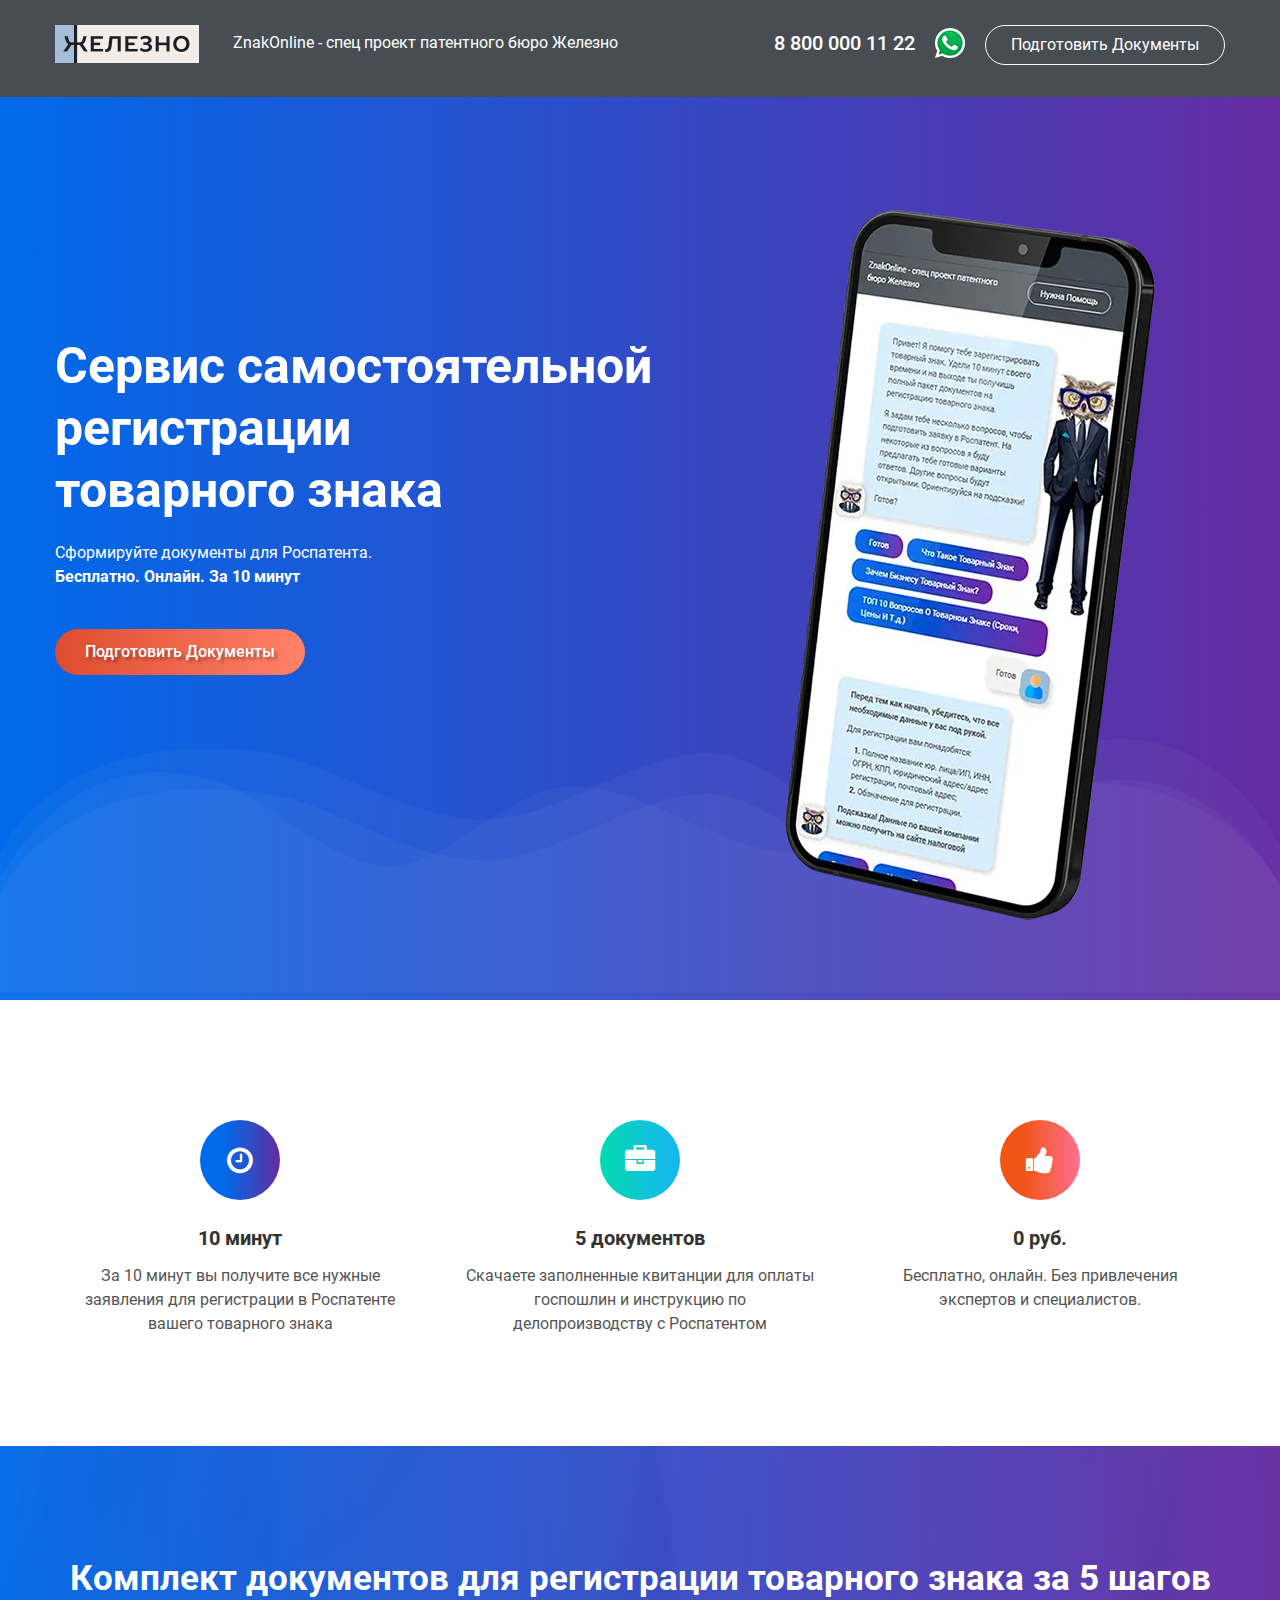
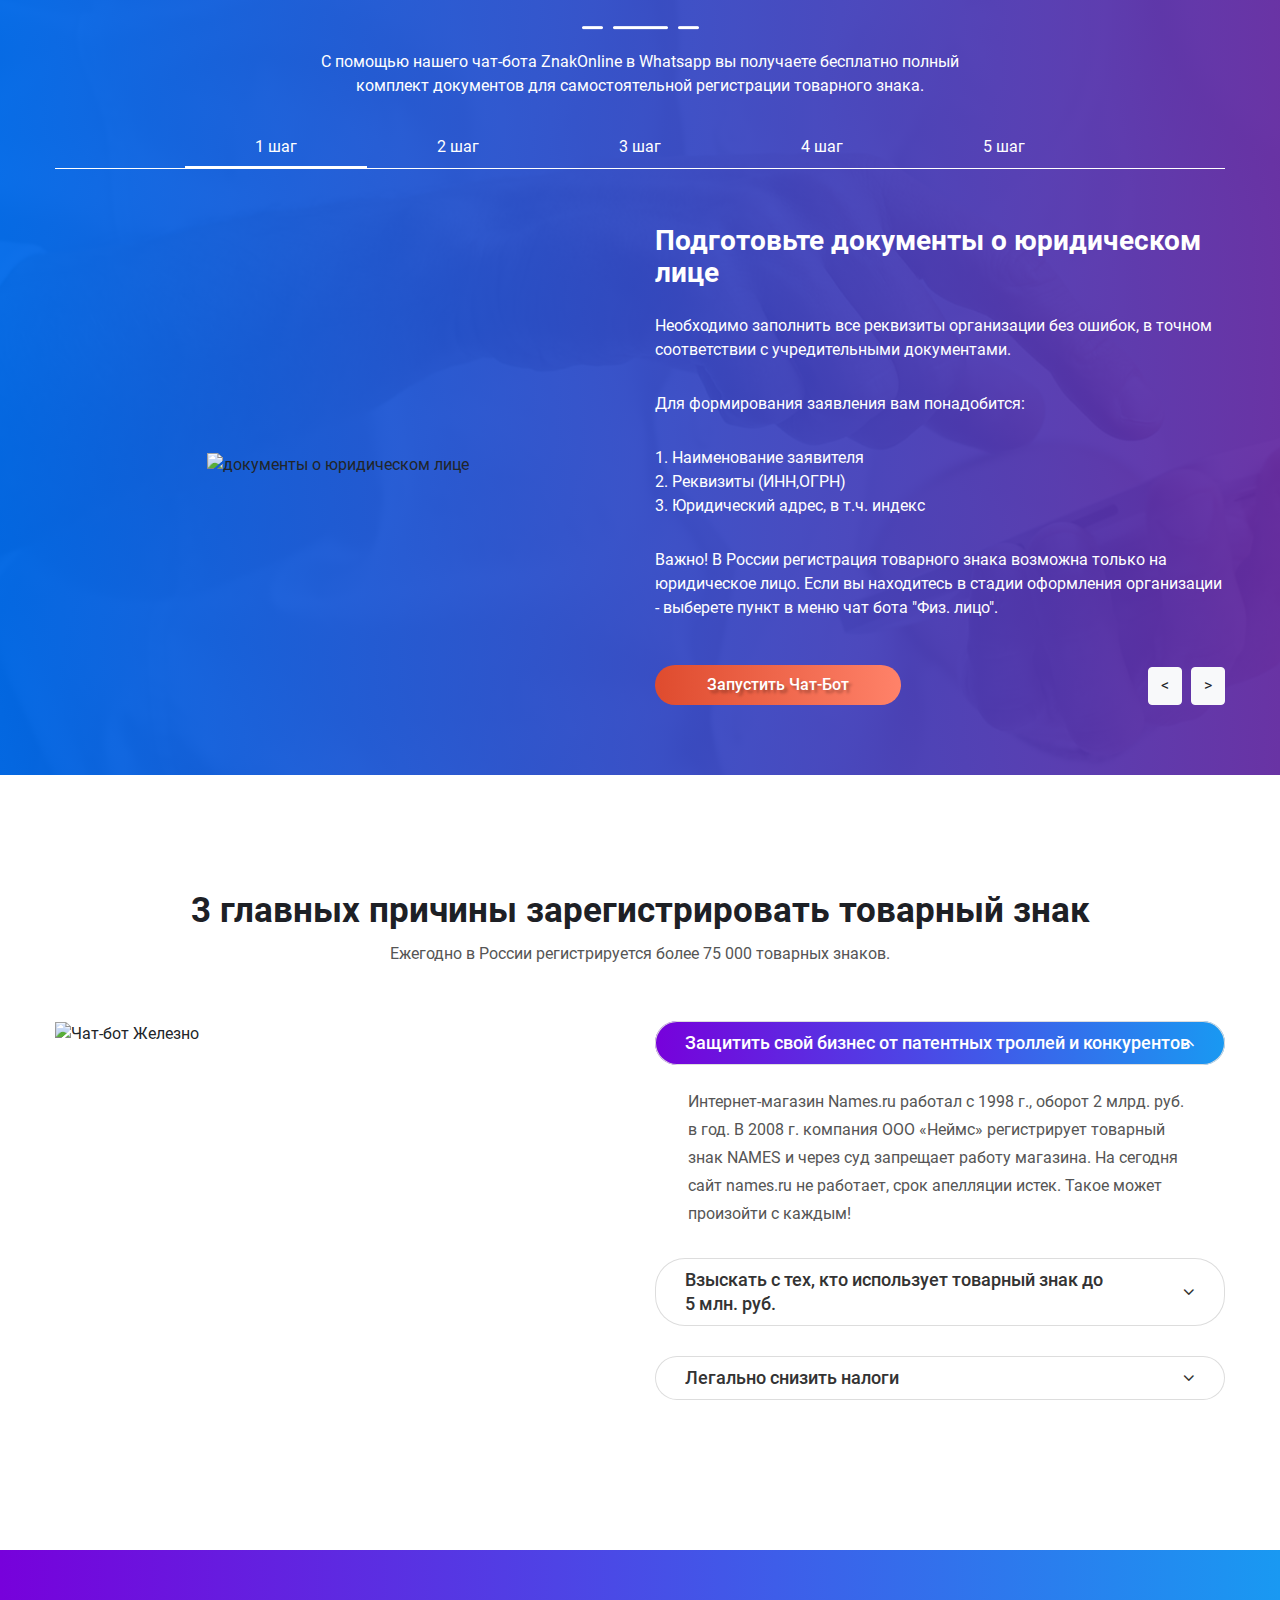
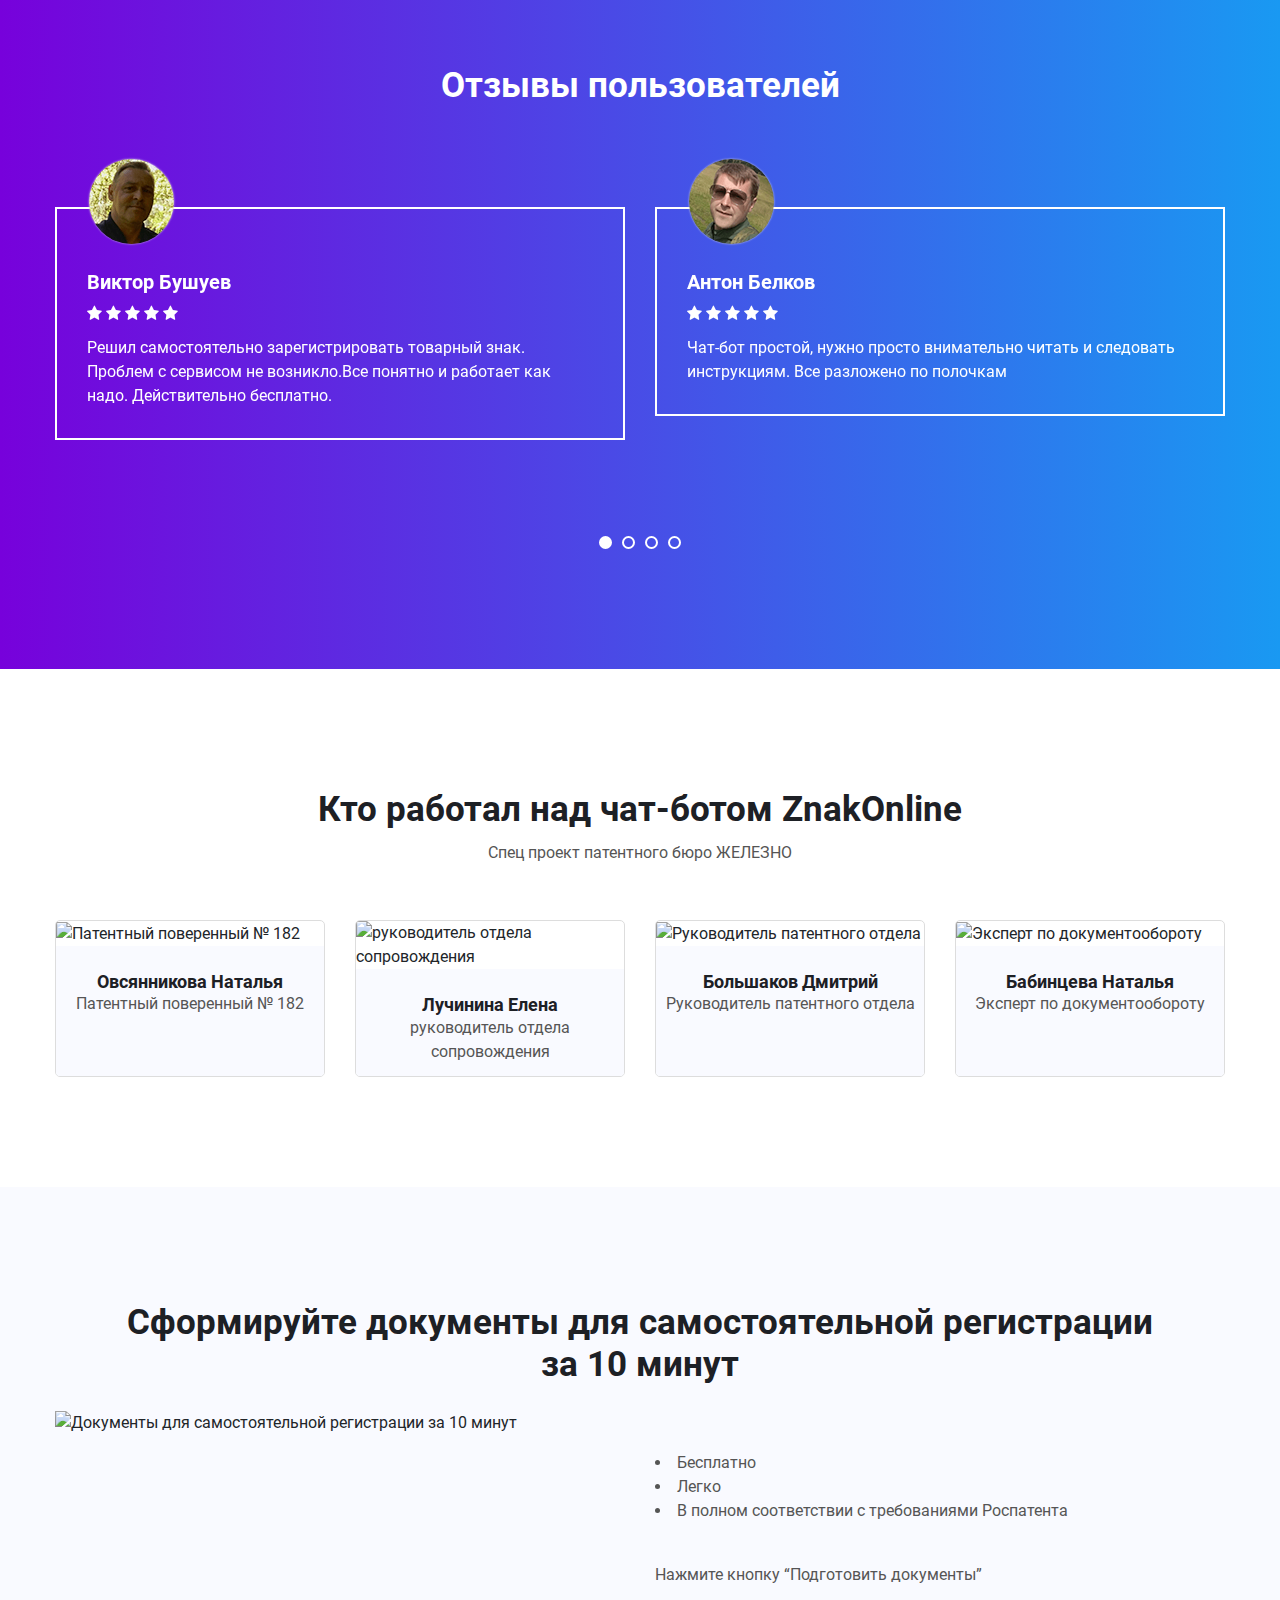
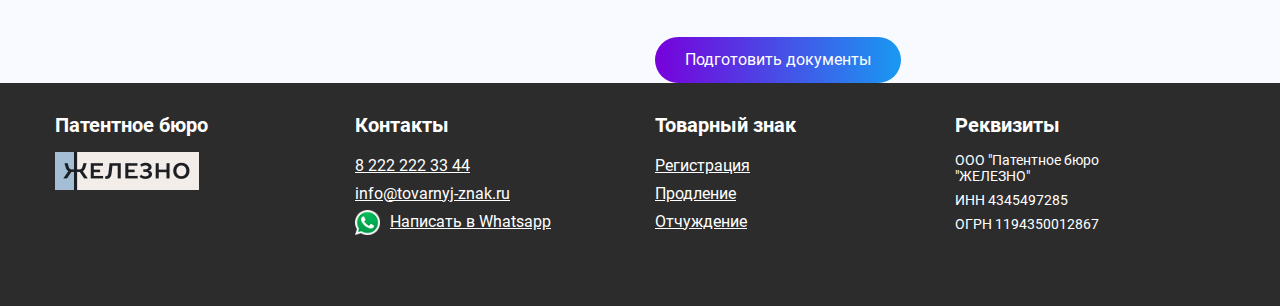
<file: index.html>
<!DOCTYPE html>
<html lang="ru-RU">

<head>

    <meta http-equiv="Content-Type" content="text/html; charset=UTF-8"/>
    <meta name="viewport" content="width=device-width, initial-scale=1, maximum-scale=1, user-scalable=0"/>
    <meta name="format-detection" content="telephone=no">
    <meta http-equiv="x-rim-auto-match" content="none">

    <title>ZnakOnline</title>

    <meta name="description" content="????????????"/>
    <meta name="keywords" content="????????"/>
    <link href="???????????" rel="canonical"/>
    <link rel="shortcut icon" href="images/favicon.ico" type="image/png">
    <meta property="og:type" content="website">
    <meta property="og:site_name" content="????? ZnakOnline - спец проект патентного бюро Железно">
    <meta property="og:url" content="????">
    <meta property="og:locale" content="ru_RU">
    <meta property="og:image" content="images/og-image.jpg">
    <meta property="og:title" content="?????? Сервис самостоятельной регистрации товарного знака">
    <meta property="og:description" content="?????? Сформируйте документы для Роспатента. Бесплатно. Онлайн. За 10 минут">
    
    <link rel="stylesheet" href="css/bootstrap.min.css">
    <link rel="stylesheet" href="css/font-awesome.min.css">
    <link rel="stylesheet" href="css/critical.css">
    <link rel="stylesheet" href="css/magnific-popup.css">
    <link rel="stylesheet" href="css/slick.css">
    <link rel="stylesheet" href="css/style.css">
    <link rel="stylesheet" href="css/responsive.css">

</head>

<body>
    <header id="header-area-main" class="header-area header-area-5 main-page">
        <div class="container">
            <div class="row top">
                <div class="col-lg-6 col-md-7">
                    <div class="header-logo">
                        <a href="https://tovarnyj-znak.ru/" target="_blank">
                            <img src="images/logo.jpg" alt="Патентное бюро Железно" class="img-fluid">
                        </a>
                    </div> 
                    <div class="header-name">ZnakOnline - спец проект патентного бюро Железно</div>
                </div>

                <div class="col-lg-6 col-md-5">
                    <div class="main-menu text-right">
                        <nav id="page-menu">                            
                            <ul>
                                <li><a class="phone" href="tel:+88000000000">8 800 000 11 22</a></li>
                                <li class="social-logo">
                                    <a href="https://wa.me/+88000000000?text=Мне%20нужна%20консультация" target="_blank"><img src="images/wa-logo.png" alt="" style="width: 30px; height: 30px;"></a>
                                </li>
                                <li><a class="butn butn-5" href="#">Подготовить документы</a></li>
                            </ul>
                        </nav>
                    </div> 
                </div>
            </div> 
        </div> 
    </header>

    <section id="banner-5">
        <div class="container">
            <div class="row">
                <div class="col-lg-7 col-md-12">
                    <div class="banner-content banner-content-5">
                        <h1>Сервис самостоятельной регистрации <span>товарного знака</span></h1>
                        <p>Сформируйте документы для Роспатента. <br /> <b>Бесплатно. Онлайн. <span class="nowrap">За 10 минут</span></b></p>
                        <a class="butn butn-5 orange-btn" href="#">Подготовить документы</a>
                    </div> 
                </div>
                <div class="col-lg-5 d-md-none d-sm-none d-none d-lg-block">
                    <div class="dashboard dashboard-5">
                        <picture>
                            <source srcset="images/illustrations/samoreg_phone_view.webp" type="image/webp" media="(min-width: 1200px)">
                            <source srcset="images/illustrations/samoreg_phone_view.png" type="image/jpeg" media="(min-width: 1200px)">
                            <source srcset="images/illustrations/samoreg_phone_view_midi.webp" type="image/webp" media="(max-width: 1199.98px)">
                            <source srcset="images/illustrations/samoreg_phone_view_midi.png" type="image/jpeg" media="(max-width: 1199.98px)">
                            <img src="images/illustrations/samoreg_phone_view.png" alt="">
                        </picture>
                        
                    </div> 
                </div>
            </div> 
        </div> 
    </section>

    <div id="sub-item" class="pt-45 pb-110">
        <div class="container">
            <div class="row justify-content-center">
                <div class="col-lg-4 col-md-6 col-sm-8">
                    <div class="sub-item sub-item-5 text-center pt-55">
                        <i class="fa fa-clock-o sub-bg-icon-1"></i>
                        <h3>10 минут</h3>
                        <p>За <span class="nowrap">10 минут</span> вы получите все нужные заявления для регистрации в Роспатенте вашего товарного знака</p>
                    </div> 
                </div>
                <div class="col-lg-4 col-md-6 col-sm-8">
                    <div class="sub-item sub-item-5 text-center pt-55">
                        <i class="fa fa-briefcase"></i>
                        <h3>5 документов</h3>
                        <p>Скачаете заполненные квитанции для оплаты госпошлин и инструкцию по делопроизводству с Роспатентом</p>
                    </div> 
                </div>
                <div class="col-lg-4 col-md-6 col-sm-8">
                    <div class="sub-item sub-item-5 text-center pt-55">
                        <i class="fa fa-thumbs-up sub-bg-icon-3"></i>
                        <h3>0 руб.</h3>
                        <p>Бесплатно, онлайн. Без привлечения экспертов и специалистов.</p>
                    </div> 
                </div>
            </div> 
        </div> 
    </div>

    <section id="digital-app" class="bg_cover" style="background-image: url(images/illustrations/digital-bg.jpg)">
        <div class="digital-overlay pt-110 pb-70">
            <div class="container">
                <div class="row">
                    <div class="col-lg-12">
                        <div class="section-title text-center pb-30">
                            <h3>Комплект документов для регистрации товарного знака за <span class="nowrap">5 шагов</span></h3>
                            <img class="pt-25 pb-10" src="images/title-border-2.png" alt="">
                            <p>С помощью нашего чат-бота ZnakOnline в Whatsapp вы получаете бесплатно полный комплект документов для самостоятельной регистрации товарного знака.</p>
                        </div> 
                    </div>
                    <div class="col-lg-12">
                        <div class="digital-item text-center">
                            <ul class="nav nav-pills mb-3 justify-content-center" id="pills-tab" role="tablist">
                                <li class="nav-item">
                                    <a class="nav-link active" id="step-1-tab" data-toggle="pill" href="#step-1" role="tab" aria-controls="step-1" aria-selected="true">1 шаг</a>
                                </li>
                                <li class="nav-item">
                                    <a class="nav-link" id="step-2-tab" data-toggle="pill" href="#step-2" role="tab" aria-controls="step-2" aria-selected="false">2 шаг</a>
                                </li>
                                <li class="nav-item">
                                    <a class="nav-link" id="step-3-tab" data-toggle="pill" href="#step-3" role="tab" aria-controls="step-3" aria-selected="false">3 шаг</a>
                                </li>
                                <li class="nav-item">
                                    <a class="nav-link" id="step-4-tab" data-toggle="pill" href="#step-4" role="tab" aria-controls="step-4" aria-selected="false">4 шаг</a>
                                </li>
                                <li class="nav-item">
                                    <a class="nav-link" id="step-5-tab" data-toggle="pill" href="#step-5" role="tab" aria-controls="step-5" aria-selected="false">5 шаг</a>
                                </li>                                
                            </ul>
                            <div class="tab-content" id="pills-tabContent">
                                <div class="tab-pane fade show active pt-40" id="step-1" role="tabpanel" aria-labelledby="step-1-tab">
                                    <div class="row align-items-center">
                                        <div class="col-lg-4 offset-lg-1 col-md-4 d-none d-sm-none d-md-block pr-20">
                                            <div class="digital-mobile">
                                                <picture>
                                                    <source class="lazy" data-src="images/illustrations/documents.webp" type="image/webp">
                                                    <img class="lazy" data-src="images/illustrations/documents.png" alt="документы о юридическом лице"/>
                                                </picture>
                                                <!-- <img src="images/illustrations/documents.png" alt=""> -->
                                            </div> 
                                        </div>
                                        <div class="col-lg-6 offset-lg-1 col-md-7">
                                            <div class="digital-content text-left">
                                                <h3>Подготовьте документы о юридическом лице</h3>
                                                <p>Необходимо заполнить все реквизиты организации без ошибок, в точном соответствии с учредительными документами.</p>
                                                <p class="pt-30">Для формирования заявления вам понадобится:</p>
                                                <ol class="pt-30">
                                                    <li>Наименование заявителя</li>
                                                    <li>Реквизиты (ИНН,ОГРН)</li>
                                                    <li>Юридический адрес, в т.ч. индекс</li>
                                                </ol>
                                                <p class="pt-30">Важно! В России регистрация товарного знака возможна только на юридическое лицо. Если вы находитесь в стадии оформления организации - выберете пункт в меню чат бота "Физ. лицо".</p>
                                                <a class="btn orange-btn" href="chat-page-empty.html">Запустить чат-бот</a>
                                            </div> 
                                        </div>
                                    </div> 
                                </div>
                                <div class="tab-pane fade pt-40" id="step-2" role="tabpanel" aria-labelledby="step-2-tab">
                                    <div class="row align-items-center">
                                        <div class="col-lg-4 offset-lg-1 col-md-4 d-none d-sm-none d-md-block pr-20">
                                            <div class="digital-mobile">
                                                <picture>
                                                    <source class="lazy" data-src="images/illustrations/tovarny_znak.webp" type="image/webp">
                                                    <img class="lazy" data-src="images/illustrations/tovarny_znak.png" alt="ваш товарный знак"/>
                                                </picture>
                                                <!-- <img src="images/illustrations/tovarny_znak.png" alt=""> -->
                                            </div> 
                                        </div>
                                        <div class="col-lg-6 offset-lg-1 col-md-7">
                                            <div class="digital-content text-left">
                                                <h3>Проверьте ваш товарный знак на возможность регистрации</h3>
                                                <p>Чат бот подскажет, где и как проверить ваш товарный знак. Проверка не потребует много времени и спец. знаний.</p>
                                                <p class="pt-30">Пройдите с легкостью самый сложный этап регистрации товарного знака.</p>
                                                <p class="pt-30">Все шаги подробно расписаны. Нужно всего лишь четко следовать инструкции чат бота ZnakOnline.</p>
                                                <a class="btn orange-btn" href="#">Запустить чат-бот</a>
                                            </div> 
                                        </div>
                                    </div> 
                                </div>
                                <div class="tab-pane fade pt-40" id="step-3" role="tabpanel" aria-labelledby="step-3-tab">
                                    <div class="row align-items-center">
                                        <div class="col-lg-4 offset-lg-1 col-md-4 d-none d-sm-none d-md-block pr-20">
                                            <div class="digital-mobile">
                                                <picture>
                                                    <source class="lazy" data-src="images/illustrations/podskazki_bota.webp" type="image/webp">
                                                    <img class="lazy" data-src="images/illustrations/podskazki_bota.png" alt="Чат-бот"/>
                                                </picture>
                                                <!-- <img src="images/illustrations/podskazki_bota.png" alt=""> -->
                                            </div> 
                                        </div>
                                        <div class="col-lg-6 offset-lg-1 col-md-7">
                                            <div class="digital-content text-left">
                                                <h3>С помощью подсказок чат-бота внесите информацию о вашем товарном знаке</h3>
                                                <p>Загрузите изображение вашего товарного знака или напишите его, в том виде, в котором будете его использовать.</p>
                                                <p class="pt-30">Существуют определенные правила подачи в случае словесного, комбинированного или изобразительного знака. Вместе с ZnakOnline вы сформируете заявку верно.</p>
                                                <a class="btn orange-btn" href="#">Запустить чат-бот</a>
                                            </div> 
                                        </div>
                                    </div> 
                                </div>
                                <div class="tab-pane fade pt-40" id="step-4" role="tabpanel" aria-labelledby="step-4-tab">
                                    <div class="row align-items-center">
                                        <div class="col-lg-4 offset-lg-1 col-md-4 d-none d-sm-none d-md-block pr-20">
                                            <div class="digital-mobile">
                                                <picture>
                                                    <source class="lazy" data-src="images/illustrations/mktu.webp" type="image/webp">
                                                    <img class="lazy" data-src="images/illustrations/mktu.png" alt="международный классификатор товаров и услуг"/>
                                                </picture>                                                
                                                <!-- <img src="images/illustrations/mktu.png" alt=""> -->
                                            </div> 
                                        </div>
                                        <div class="col-lg-6 offset-lg-1 col-md-7">
                                            <div class="digital-content text-left">
                                                <h3>Из предложенного списка выберете классы МКТУ (международный классификатор товаров и услуг) для вашего знака.</h3>
                                                <p>Товарный знак может быть использован только в тех классах, которые вы указали при регистрации.</p>
                                                <p class="pt-30">На этом этапе важно указать сферу вашего бизнеса, чем вы занимаетесь, где товарный знак будет использован.</p>
                                                <p class="pt-30">ZnakOnline вам поможет выбрать класс правильно!</p>                       
                                                <a class="btn orange-btn" href="#">Запустить чат-бот</a>
                                            </div> 
                                        </div>
                                    </div> 
                                </div>
                                <div class="tab-pane fade pt-40" id="step-5" role="tabpanel" aria-labelledby="step-5-tab">
                                    <div class="row align-items-center">
                                        <div class="col-lg-4 offset-lg-1 col-md-4 d-none d-sm-none d-md-block pr-20">
                                            <div class="digital-mobile">
                                                <picture>
                                                    <source class="lazy" data-src="images/illustrations/svidetelstvo.webp" type="image/webp">
                                                    <img class="lazy" data-src="images/illustrations/svidetelstvo.jpg" alt="документы в соответствии с требованиями Роспатента"/>
                                                </picture>                                                 
                                                <!-- <img src="images/illustrations/svidetelstvo.jpg" alt=""> -->
                                            </div>
                                        </div>
                                        <div class="col-lg-6 offset-lg-1 col-md-7">
                                            <div class="digital-content text-left">
                                                <h3>Документы готовы</h3>
                                                <p>Вы получаете 5 документов, в четком соответствии с требованиями Роспатента.</p>
                                                <p class="pt-30">Документы составлены на основании регламентов  по делопроизводству ФИПС. Это шаблоны, которые уже заполнены вашими данными и готовы к подаче в Роспатент. Также вы получаете квитанции об оплате регистрационных действий Роспатенту, суммы рассчитаны исходя из классов МКТУ.</p>
                                                <p class="pt-30">Инструкция по самостоятельному ведению делопроизводства в подарок.</p>
                                                <a class="btn orange-btn" href="#">Запустить чат-бот</a>
                                            </div>
                                        </div>
                                    </div> 
                                </div> 
                            </div> 
                            <div class="digital-controls">
                                <div class="btn btn-prev btn-round btn-light mr-05">&lt;</div>
						        <div class="btn btn-next btn-round btn-light">&gt;</div>
                            </div>   
                        </div> 
                    </div>
                </div> 
            </div> 
        </div> 
    </section>

    <section id="faq" class="pt-115 pb-120">
        <div class="container">
            <div class="row">
                <div class="col-lg-12">
                    <div class="section-title text-center pb-55">
                        <h3>3 главных причины зарегистрировать товарный знак</h3>
                        <p>Ежегодно в России регистрируется более <span class="nowrap">75 000</span> товарных знаков.</p>
                    </div> 
                </div>
                <div class="col-lg-6 d-none d-lg-block">
                    <div class="banner-laptop-2 pr-20">
                        <picture>
                            <source class="lazy" data-src="images/illustrations/main-screen.webp" type="image/webp">
                            <img class="lazy" data-src="images/illustrations/main-screen.png" alt="Чат-бот Железно"/>
                        </picture>                        
                        <!-- <img src="images/illustrations/main-screen.png" alt=""> -->
                    </div> 
                </div>
                <div class="col-lg-6 col-md-12 col-sm-12 col-12">
                    <div class="faq-part">
                        <div id="accordion">
                            <div class="card card-2">
                                <div class="card-header" id="headingOne">
                                    <a href="#" class="btn btn-link" data-toggle="collapse" data-target="#collapseOne" aria-expanded="true" aria-controls="collapseOne">
                                        Защитить свой бизнес от патентных троллей и конкурентов
                                    </a>
                                </div>

                                <div id="collapseOne" class="collapse show" aria-labelledby="headingOne" data-parent="#accordion">
                                    <div class="card-body">
                                        Интернет-магазин Names.ru работал с <span class="nowrap">1998 г.</span>, оборот <span class="nowrap">2 млрд. руб.</span> в год. В <span class="nowrap">2008 г.</span> компания <span class="nowrap">ООО «Неймс»</span> регистрирует товарный знак NAMES и через суд запрещает работу магазина. На сегодня сайт names.ru не работает, срок апелляции истек. Такое может произойти с каждым!
                                    </div>
                                </div>
                            </div> 
                            <div class="card card-2">
                                <div class="card-header" id="headingTwo">
                                    <a href="#" class="btn btn-link collapsed" data-toggle="collapse" data-target="#collapseTwo" aria-expanded="false" aria-controls="collapseTwo">
                                        Взыскать с тех, кто использует товарный знак до <span class="nowrap">5 млн. руб.</span>
                                    </a>
                                </div>
                                <div id="collapseTwo" class="collapse" aria-labelledby="headingTwo" data-parent="#accordion">
                                    <div class="card-body">
                                        Цветочный магазин «Макси Флора» (<span class="nowrap">г. Киров</span>) взыскал со своего конкурента <span class="nowrap">500 тыс. руб.</span> за использование своего названия в контекстной рекламе Яндекса. Ежегодно в России рассматривается ~ <span class="nowrap">25 000</span> подобных дел. 
                                    </div>
                                </div>
                            </div> 
                            <div class="card card-2">
                                <div class="card-header" id="headingThree">
                                    <a href="#" class="btn btn-link collapsed" data-toggle="collapse" data-target="#collapseThree" aria-expanded="false" aria-controls="collapseThree">
                                        Легально снизить налоги
                                    </a>
                                </div>
                                <div id="collapseThree" class="collapse" aria-labelledby="headingThree" data-parent="#accordion">
                                    <div class="card-body">
                                        ИП — директор компании и владелец знака, ООО — ведет деятельность, и перечисляет деньги ИП за использование товарного знака. 9% экономите на налогах и выводите наличность. По опыту наших клиентов, затраты на оформление знака окупаются только за счет экономии на налогах за <span class="nowrap">4–5 месяцев</span>.
                                    </div>
                                </div>
                            </div> 
                        </div>
                    </div> 
                </div>
            </div> 
        </div> 
    </section>

    <section id="testomonial" class="pt-115 pb-200 testomonial testomonial-2">
        <div class="container">
            <div class="row">
                <div class="col-lg-12">
                    <div class="section-title text-center pb-50">
                        <h3>Отзывы пользователей</h3>
                    </div> 
                </div>
            </div> 
            <div class="row testomonial-slide">
                <div class="col-md-6">
                    <div class="test-part mt-50">
                        <h6>Виктор Бушуев</h6>
                        <ul>
                            <li><i class="fa fa-star"></i></li>
                            <li><i class="fa fa-star"></i></li>
                            <li><i class="fa fa-star"></i></li>
                            <li><i class="fa fa-star"></i></li>
                            <li><i class="fa fa-star"></i></li>
                        </ul>
                        <p>Решил самостоятельно зарегистрировать товарный знак. Проблем с сервисом не возникло.Все понятно и работает как надо. Действительно бесплатно.</p>
                        <img src="images/testomonial/bushuev.png" alt="">
                    </div> 
                </div>
                <div class="col-md-6">
                    <div class="test-part mt-50">
                        <h6>Антон Белков</h6>
                        <ul>
                            <li><i class="fa fa-star"></i></li>
                            <li><i class="fa fa-star"></i></li>
                            <li><i class="fa fa-star"></i></li>
                            <li><i class="fa fa-star"></i></li>
                            <li><i class="fa fa-star"></i></li>
                        </ul>
                        <p>Чат-бот простой, нужно просто внимательно читать и следовать инструкциям. Все разложено по полочкам</p>
                        <img src="images/testomonial/belkov.png" alt="">
                    </div> 
                </div>
                <div class="col-md-6">
                    <div class="test-part mt-50">
                        <h6>Анастасия Вернидская</h6>
                        <ul>
                            <li><i class="fa fa-star"></i></li>
                            <li><i class="fa fa-star"></i></li>
                            <li><i class="fa fa-star"></i></li>
                            <li><i class="fa fa-star"></i></li>
                            <li><i class="fa fa-star"></i></li>
                        </ul>
                        <p>Документы на регистрацию товарного знака получила. Самое трудное для меня была проверка знака. Пришлось чуть знак изменить, но зато сейчас я уверена, что сейчас мой знак уникален.</p>
                        <img src="images/testomonial/vernidskaya.png" alt="">
                    </div>
                </div>
                <div class="col-md-6">
                    <div class="test-part mt-50">
                        <h6>Олег Курца</h6>
                        <ul>
                            <li><i class="fa fa-star"></i></li>
                            <li><i class="fa fa-star"></i></li>
                            <li><i class="fa fa-star"></i></li>
                            <li><i class="fa fa-star"></i></li>
                            <li><i class="fa fa-star"></i></li>
                        </ul>
                        <p>Нужно было разобраться в вопросе регистрации товарного знака. Сервис помог понять как происходит процедура. Сложно конечно, с непривычки, но вполне реально. Пробуйте. Хоть поймете как это работает.</p>
                        <img src="images/testomonial/kurza.png" alt="">
                    </div> 
                </div>                
            </div> 
        </div> 
    </section>

    <section id="team" class="pt-120 pb-110">
        <div class="container">
            <div class="row justify-content-center mb-30">
                <div class="col-lg-12">
                    <div class="section-title text-center pb-25">
                        <h3>Кто работал над чат-ботом ZnakOnline</h3>
                        <p>Спец проект патентного бюро ЖЕЛЕЗНО</p>
                    </div> 
                </div>
            </div>
            <div class="row align-items-stretch">
                <div class="col-lg-3 col-md-6 col-sm-6 col-6">
                    <div class="team-part">
                        <div class="team-sec">
                            <picture>
                                <source class="lazy" data-src="images/team/natalia-o.webp" type="image/webp">
                                <img class="lazy" data-src="images/team/natalia-o.jpg" alt="Патентный поверенный № 182"/>
                            </picture>
                            <!-- <img src="images/team/natalia-o.jpg" alt="Патентный поверенный № 182"> -->
                            <div class="team-overlay">
                                <a class="image-popup-vertical-fit" href="images/team/natalia-o-big.jpg"></a>
                            </div>
                        </div> 
                        <div class="team-content text-center gray-bg">
                            <h5>Овсянникова Наталья</h5>
                            <span>Патентный поверенный <span class="nowrap">№ 182</span></span>
                        </div> 
                    </div>
                </div>
                <div class="col-lg-3 col-md-6 col-sm-6 col-6">
                    <div class="team-part">
                        <div class="team-sec">
                            <picture>
                                <source class="lazy" data-src="images/team/elena.webp" type="image/webp">
                                <img class="lazy" data-src="images/team/elena.jpg" alt="руководитель отдела сопровождения"/>
                            </picture>
                            <!-- <img class="img" src="images/team/elena.jpg" alt="руководитель отдела сопровождения"> -->
                            <div class="team-overlay">
                                <a class="image-popup-vertical-fit" href="images/team/elena-big.jpg"></a>
                            </div>
                        </div> 
                        <div class="team-content text-center gray-bg">
                            <h5>Лучинина Елена</h5>
                            <span>руководитель отдела сопровождения</span>
                        </div> 
                    </div>
                </div>
                <div class="col-lg-3 col-md-6 col-sm-6 col-6">
                    <div class="team-part">
                        <div class="team-sec">
                            <picture>
                                <source class="lazy" data-src="images/team/dmitriy.webp" type="image/webp">
                                <img class="lazy" data-src="images/team/dmitriy.jpg" alt="Руководитель патентного отдела"/>
                            </picture>
                            <!-- <img class="img" src="images/team/dmitriy.jpg" alt="Руководитель патентного отдела"> -->
                            <div class="team-overlay">
                                <a class="image-popup-vertical-fit" href="images/team/dmitriy-big.jpg"></a>
                            </div>
                        </div> 
                        <div class="team-content text-center gray-bg">
                            <h5>Большаков Дмитрий</h5>
                            <span>Руководитель патентного отдела</span>
                        </div> 
                    </div>
                </div>


                <div class="col-lg-3 col-md-6 col-sm-6 col-6">
                    <div class="team-part">
                        <div class="team-sec">
                            <picture>
                                <source class="lazy" data-src="images/team/natalia-b.webp" type="image/webp">
                                <img class="lazy" data-src="images/team/natalia-b.jpg" alt="Эксперт по документообороту"/>
                            </picture>
                            <!-- <img class="img team-popup-image" src="images/team/natalia-b.jpg" alt="Эксперт по документообороту"> -->
                            <div class="team-overlay">
                                <a class="image-popup-vertical-fit" href="images/team/natalia-b-big.jpg"></a>
                            </div>
                        </div> 
                        <div class="team-content text-center gray-bg">
                            <h5>Бабинцева Наталья</h5>
                            <span>Эксперт по документообороту</span>
                        </div> 
                    </div>
                </div>
            </div> 
        </div> 
    </section>


    <section class="about  pt-115 gray-bg">
        <div class="container">
            <div class="row justify-content-center">
                <div class="col-lg-12">
                    <div class="section-title text-center pb-25">
                        <h3>Сформируйте документы для самостоятельной регистрации <span class="nowrap">за 10 минут</span></h3>
                    </div> 
                </div>
                <div class="col-lg-6 col-md-6 col-sm-6 col-12">
                    <div class="about-play">                        
                        <picture>
                            <source class="lazy" data-src="images/about/about-bg.webp" type="image/webp">
                            <img class="img-fluid lazy" data-src="images/about/about-bg.png" alt="Документы для самостоятельной регистрации за 10 минут"/>
                        </picture>
                    </div> 
                </div>
                <div class="col-lg-6 col-md-6 col-sm-6 col-12">
                    <div class="about-content about-content-2">
                        <ul>
                            <li>Бесплатно</li>
                            <li>Легко</li>
                            <li>В полном соответствии с требованиями Роспатента</li>
                        </ul>
                        <p>Нажмите кнопку “Подготовить документы”</p>
                        <a class="mobile-centered" href="#">Подготовить документы</a>
                    </div> 
                </div>
            </div> 
        </div> 
    </section>

    <footer id="footer-5">
        <div class="footer pb-70">
            <div class="container">
                <div class="row">
                    <div class="col-lg-3 col-md-6 col-sm-6 col-12">
                        <div class="footer-item footer-item-4 pt-30">
                            <h4>Патентное бюро</h4>
                            <a href="https://tovarnyj-znak.ru/" target="_blank"><img class="img-fluid" src="images/logo.jpg" alt="Патентное бюро Железно"></a>
                        </div> 
                    </div>
                    <div class="col-lg-3 col-md-6 col-sm-6  col-12 pt-30">
                        <div class="footer-item footer-item-4">
                            <h4>Контакты</h4>
                            <ul>
                                <li><a class="phone" href="tel:+88000000000" target="_blank">8 222 222 33 44</a></li>
                                <li><a class="email" href="mailto:info@tovarnyj-znak.ru" target="_blank">info@tovarnyj-znak.ru</a></li>
                                <li class="wa">
                                    <a href="https://wa.me/+88000000000?text=Мне%20нужна%20консультация" target="_blank">
                                        <img src="images/wa-logo.png" alt="" style="width: 25px; height: 25px;">Написать в Whatsapp
                                    </a>
                                </li>
                            </ul>
                        </div> 
                    </div>
                    <div class="col-lg-3 col-md-6 col-sm-6  col-12 pt-30">
                        <div class="footer-item footer-item-4">
                            <h4>Товарный знак</h4>
                            <ul>
                                <li><a href="https://tovarnyj-znak.ru/">Регистрация</a></li>
                                <li><a href="https://tovarnyj-znak.ru/prodlenie">Продление</a></li>
                                <li><a href="https://tovarnyj-znak.ru/dogovor-otchuzhdeniya-peredacha-prava">Отчуждение</a></li>
                            </ul>
                        </div> 
                    </div>
                    <div class="col-lg-3 col-md-6 col-sm-6 col-12 pt-30">
                        <div class="footer-item footer-item-4">
                            <h4>Реквизиты</h4>
                            <span>ООО "Патентное бюро<br> "ЖЕЛЕЗНО"</span><br>
                            <span>ИНН 4345497285</span><br>
                            <span>ОГРН 1194350012867</span>
                        </div> 
                    </div>
                </div> 
            </div> 
        </div>
    </footer>

    <div class="back-to-top back-to-top-5">
        <i class="fa fa-chevron-up"></i>
    </div> 



    <script src="js/vendor/modernizr-3.6.0.min.js"></script>
    <script src="js/jquery.js"></script>
    <script src="js/bootstrap.min.js"></script>
    <script src="js/jquery.magnific-popup.min.js"></script> 

    <script src="js/lazyload.min.js"></script>
    <script src="js/slick.min.js"></script>
    <!-- <script src="js/main.js"></script> -->
    <script src="js/index.js"></script>

    <script type="application/ld+json">
    {
        "@context": "http://schema.org",
        "@type": "LocalBusiness",
        "name": "ООО Патентное бюро ЖЕЛЕЗНО",
        "description": "Сервис самостоятельной регистрации товарного знака",
        "image": "images/og-image.jpg",
        "telephone": "8 495 104 74 54",
        "email": "info@tovarnyj-znak.ru",
        "url": "https://tovarnyj-znak.ru",
        "areaServed": "Россия",
        "openingHours": ["Mo-Su"], 
        "currenciesAccepted": "RUB",
        "priceRange": "$$",
        "founder": "Александра Морозова"
    }
    </script>
    
</body>

</html>
</file>
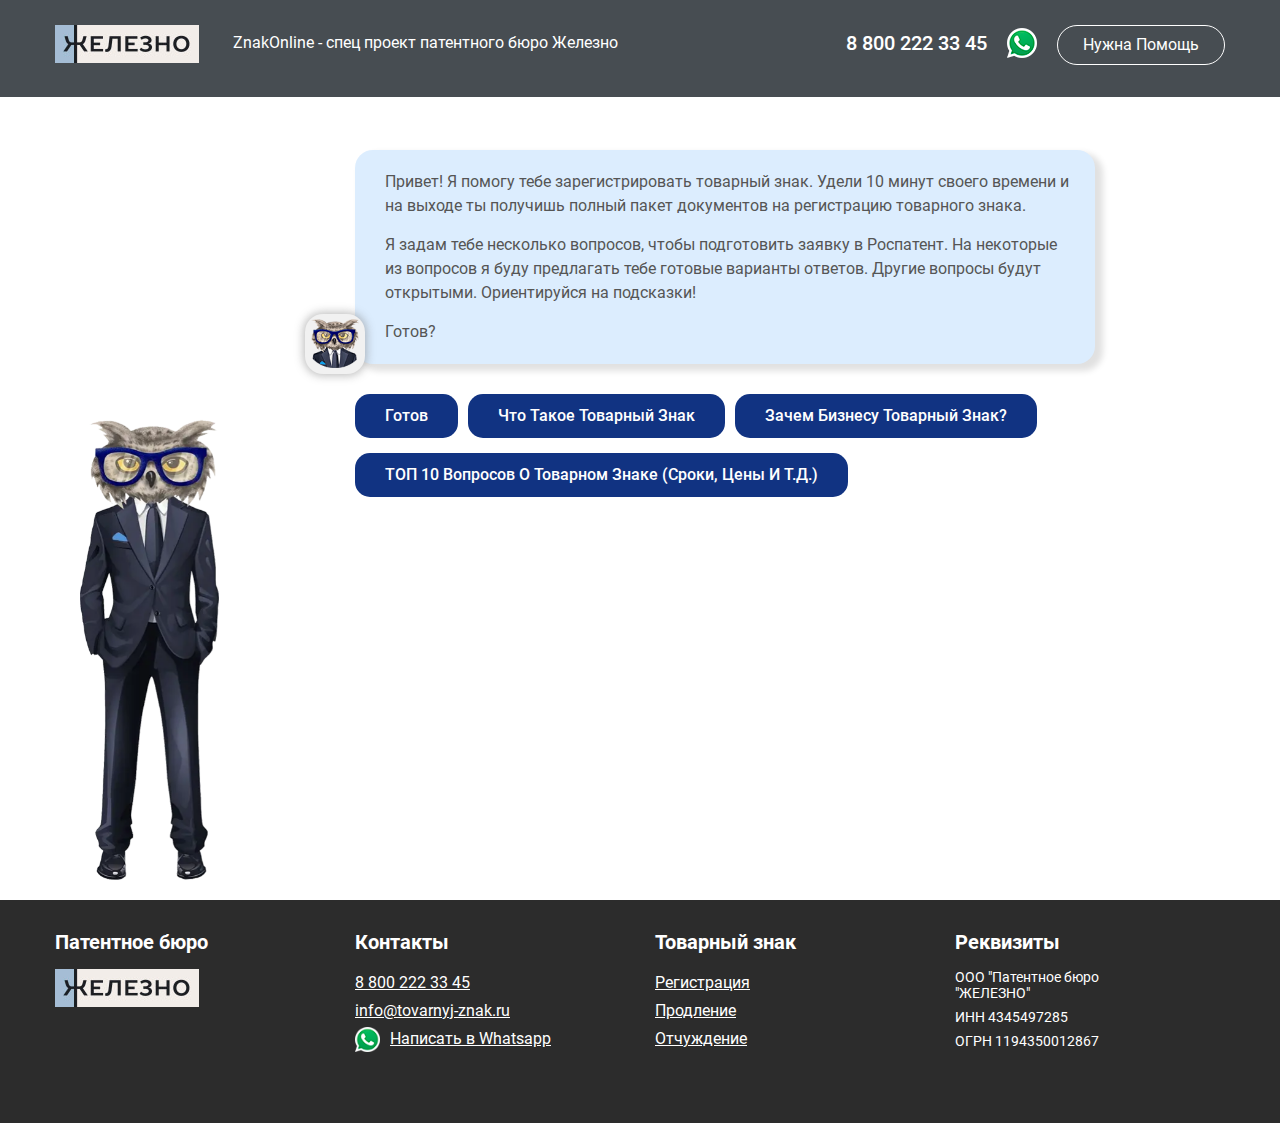
<file: chat-page-full.html>
<!DOCTYPE html>
<html lang="ru-RU">
<head>
    <meta http-equiv="Content-Type" content="text/html; charset=UTF-8"/>
    <meta name="viewport" content="width=device-width, initial-scale=1, maximum-scale=1, user-scalable=0"/>
    <meta name="format-detection" content="telephone=no">
    <meta http-equiv="x-rim-auto-match" content="none">
    <meta name="description" content="????"/>
    <meta name="keywords" content="??????"/>
    <link href="?????" rel="canonical"/>
    <link rel="shortcut icon" href="images/favicon.ico" type="image/png">
    <meta property="og:type" content="website">
    <meta property="og:site_name" content="????? ZnakOnline">
    <meta property="og:url" content="????">
    <meta property="og:locale" content="ru_RU">
    <meta property="og:image" content="?????">
    <meta property="og:title" content="???? Сервис самостоятельной регистрации товарного знака">
    <meta property="og:description" content="????? Сформируйте документы для Роспатента. Бесплатно. Онлайн. За 10 минут">

    <title>ZnakOnline</title>

    <link rel="shortcut icon" href="images/favicon.ico" type="image/png">
    <link rel="stylesheet" href="css/bootstrap.min.css">
    <link rel="stylesheet" href="css/font-awesome.min.css">
    <link rel="stylesheet" href="css/critical.css">
    <link rel="stylesheet" href="css/magnific-popup.css">
    <link rel="stylesheet" href="css/slick.css">
    <link rel="stylesheet" href="css/style.css">
    <link rel="stylesheet" href="css/responsive.css">
</head>

<body>
    
    <!-- <header id="header-area-chat" class="header-area header-area-5"> -->
    
    <div class="chatPage-wrapper">

        <header id="header-area-main" class="header-area header-area-5 main-page chatPage-header">
            <div class="container">
                <div class="row top">
                    <div class="col-lg-6 col-md-7">
                        <div class="header-logo">
                            <a href="https://tovarnyj-znak.ru/" target="_blank">
                            <img src="images/logo.jpg" alt="Патентное бюро Железно" class="img-fluid">
                            </a>
                        </div> 
                    <div class="header-name">ZnakOnline - спец проект патентного бюро Железно</div>
                    </div>

                    <div class="col-lg-6 col-md-5">
                        <div class="main-menu text-right">
                            <nav id="page-menu">                            
                                <ul>
                                    <li><a class="phone" href="tel:+88000000000">8 800 222 33 45</a></li>
                                    <li class="social-logo">
                                    <a href="https://wa.me/+88000000000?text=Мне%20нужна%20консультация" target="_blank"><img src="images/wa-logo.png" alt="" style="width: 30px; height: 30px;"></a>
                                    </li>
                                    <li><a class="butn butn-5" href="#">Нужна помощь</a></li>
                                </ul>
                            </nav>
                        </div> 
                    </div>
                </div> 
            </div> 
        </header>


        <section id="chat-screen" class="pt-150">
            
            <div id="owl-container" class="img-container img-fluid">
                <div class="img-wrapper"> 
                    <picture>
                        <source class="lazy" data-src="images/chat/bot-owl-donor-h750.webp" type="image/webp" media="(min-width: 768px)">
                        <source class="lazy" data-src="images/chat/bot-owl-donor-h750.png" type="image/png" media="(min-width: 768px)">
                        <source class="lazy" data-src="images/chat/bot-owl-mini.webp" type="image/webp" media="(max-width: 767.98px) and (min-width: 670px)">
                        <source class="lazy" data-src="images/chat/bot-owl-mini.png" type="image/png" media="(max-width: 767.98px) and (min-width: 670px)">
                        <!-- <source class="lazy" data-src="images/chat/bot-owl-mic.webp" type="image/webp" media="(max-width: 669.98px)">
                        <source class="lazy" data-src="images/chat/bot-owl-mic.png" type="image/png" media="(max-width: 669.98px)"> -->
                        <img src="images/chat/bot-owl-donor-h750.png" alt="" class="img-fluid">
                    </picture>            
                 </div> 
            </div>
            <div class="container">
                <div class="row justify-content-end content-column parent">
                    <div class="col-sm-3 owl-mobile"> 
                        <div class="img-fluid">
                            <img src="images/chat/bot-owl-mic.png" alt="">
                        </div>
                    </div>
                    <div class="col-lg-9 col-md-8 col-sm-9 chat-column">
                        <div class="message-block bot">
                            <div class="message bot-message">
                                <p class="message-text"> Привет! Я помогу тебе зарегистрировать товарный знак. Удели 10 минут своего времени
                                    и на выходе ты получишь полный пакет документов на регистрацию товарного знака.</p>

                                <p class="message-text">Я задам тебе несколько вопросов, чтобы подготовить заявку в Роспатент. На некоторые
                                    из вопросов я буду предлагать тебе готовые варианты ответов. Другие вопросы будут открытыми.
                                    Ориентируйся на подсказки!</p>

                                <p class="message-text">Готов?</p>
                            </div>
                        </div>  

                        <div class="buttons-block">
                            <button class="bot-btn single-use">Готов</button>
                            <button class="bot-btn">Что такое товарный знак</button>
                            <button class="bot-btn">Зачем бизнесу товарный знак?</button>
                            <button class="bot-btn">ТОП 10 вопросов о товарном знаке (сроки, цены и т.д.)</button>
                        </div>

                    <!-- <div class="message-block client">
                            <div class="message client-message">
                                <p class="message-text">Готов</p>                          
                            </div>
                        </div>

                        <div class="message-block bot">
                            <div class="message bot-message">
                                <p class="message-text"><b>Перед тем как начать, убедитесь, что все необходимые данные у вас под рукой.</b></p>
                                <p class="message-text"> Для регистрации вам понадобятся:</p>
                                <ul class="message-list">
                                    <li class="message-text"><b>1.</b> Полное название юр. лица/ИП, ИНН, ОГРН, КПП, юридический адрес/адрес регистрации, почтовый адрес;</li>
                                    <li class="message-text"><b>2.</b> Обзначение для регистрации.</li>
                                </ul>
                                <p class="message-text"><b>Подсказка! Данные по вашей компании можно получить на <a href="https://egrul.nalog.ru/index.html" target="_blank">сайте налоговой</a></b></p>
                            </div>
                        </div>

                        <div class="buttons-block">
                            <a href="#" class="bot-btn">Готово</a>
                            <a href="#" class="bot-btn">Нужна помощь</a>
                            <a href="#" class="bot-btn">У меня нет ИП/юр. лица</a>
                        </div>

                        <div class="message-block client">
                            <div class="message client-message">
                                <p class="message-text">Готово!</p>
                                
                            </div>
                        </div> 

                        <div class="message-block bot">
                            <div class="message bot-message">
                                <p class="message-text"><b>Шаг №1. Ввод данных о заявителе</b></p>
                                <p class="message-text">На этом шаге вам необходимо будет ввести в систему данные ИП/юр.лица, которое будет владеть товарным знаком.
                                          Отвечайте на мои вопросы, и я начну заполнять ваше заявление</p>
                            </div>
                        </div> 

                        <div class="image-message">
                            <a data-toggle="modal" data-target="#screenshots-modal"><img src="images/chat/docs/zayavitel-min.jpg" alt="Пример данных заявителя - патентное бюро Железно"></a>
                        </div>  -->


                        <!-- Modal -->
                       <div class="modal fade" id="screenshots-modal" tabindex="-1" role="dialog" aria-hidden="true">
                          <div class="modal-dialog" role="document">
                            <div class="modal-content">
                                <button type="button" class="close close-popup" data-dismiss="modal" aria-label="Close">
                                  <span aria-hidden="true">&times;</span>
                                </button>
                                <img class="img-fluid" src="images/chat/docs/zayavitel-full.jpg" alt="Пример данных заявителя - патентное бюро Железно">
                            </div>
                          </div>
                        </div>


                        <!-- <div class="message-block bot">
                            <div class="message bot-message">
                                <p class="message-text">Напишите полное наименование вашего юридическо лица или ИП. Без сокращений.</p>
                                <hr>
                                <p class="message-text"><i>Пример: Индивидуальный предприниматель Иванов Иван Иванович,
                                    Общество с ограниченной ответственностью "Иванов и партнеры"</i></p>
                            </div>
                        </div>

                        <div class="buttons-block">
                            <a href="#" class="bot-btn">Нужна помощь</a>
                            <a href="#" class="bot-btn">У меня нет ИП/юр. лица</a>
                        </div>

                        <div class="message-block client">
                            <div class="form" method="post" action="#">
                            <div class="message client-message input-message">                             
                                    <input type="text" class="client-input" placeholder="Введите Ваши данные">
                                    <input type="submit" class="client-submit" value=""> 
                            </div>
                            </div>
                        </div>  
 
                        <div class="message-block bot">
                            <div class="message bot-message">
                                <p class="message-text"><b>Вы молодец!</b><br>Почти половина пути позади, можно немного передохнуть) <br> Только посмотрите, какие они милые!</p>
                            </div>
                        </div>

                        <div class="image-message">
                            <img src="images/chat/koty-spyat-08.gif" alt="Пример данных заявителя - патентное бюро Железно">
                        </div>

                        <div class="buttons-block">
                            <a href="#" class="bot-btn">Я готов продолжать</a>
                        </div>

                        <div class="message-block bot">
                            <div class="message bot-message">
                                <p class="message-text"><b>Ура! Еще один шаг позади.</b><br>
                                Не беспокойтесь, я сохраняю все введенные вами данные, они не потеряются.</p>
                            </div>
                        </div>

                        <div class="buttons-block">
                            <a href="#" class="bot-btn">Готов продолжать</a>
                            <a href="#" class="bot-btn">Устал, хочу ещё котиков</a>
                        </div>

                        <div class="image-message">
                            <img src="images/chat/cat-motivation.gif" alt="Пример данных заявителя - патентное бюро Железно">
                        </div>  -->

                    </div>
                </div>
            </div> 

        </section>


        <footer id="footer-5" class="chatPage-footer">
        <div class="footer pb-70">
            <div class="container">
                <div class="row">
                    <div class="col-lg-3 col-md-6 col-sm-6 col-12">
                        <div class="footer-item footer-item-4 pt-30">
                            <h4>Патентное бюро</h4>
                            <a href="https://tovarnyj-znak.ru/" target="_blank"><img class="img-fluid" src="images/logo.jpg" alt="Патентное бюро Железно"></a>
                        </div> 
                    </div>
                    <div class="col-lg-3 col-md-6 col-sm-6  col-12 pt-30">
                        <div class="footer-item footer-item-4">
                            <h4>Контакты</h4>
                            <ul>
                                <li><a class="phone" href="tel:+88000000000" target="_blank">8 800 222 33 45</a></li>
                                <li><a class="email" href="mailto:info@tovarnyj-znak.ru" target="_blank">info@tovarnyj-znak.ru</a></li>
                                <li class="wa">
                                    <a href="https://wa.me/+88000000000?text=Мне%20нужна%20консультация" target="_blank">
                                        <img src="images/wa-logo.png" alt="" style="width: 25px; height: 25px;">Написать в Whatsapp
                                    </a>
                                </li>
                            </ul>
                        </div> 
                    </div>
                    <div class="col-lg-3 col-md-6 col-sm-6  col-12 pt-30">
                        <div class="footer-item footer-item-4">
                            <h4>Товарный знак</h4>
                            <ul>
                                <li><a href="https://tovarnyj-znak.ru/">Регистрация</a></li>
                                <li><a href="https://tovarnyj-znak.ru/prodlenie">Продление</a></li>
                                <li><a href="https://tovarnyj-znak.ru/dogovor-otchuzhdeniya-peredacha-prava">Отчуждение</a></li>
                            </ul>
                        </div> 
                    </div>
                    <div class="col-lg-3 col-md-6 col-sm-6 col-12 pt-30">
                        <div class="footer-item footer-item-4">
                            <h4>Реквизиты</h4>
                            <span>ООО "Патентное бюро<br> "ЖЕЛЕЗНО"</span><br>
                            <span>ИНН 4345497285</span><br>
                            <span>ОГРН 1194350012867</span>
                        </div> 
                    </div>
                </div> 
            </div> 
        </div>
    </footer>
            

    </div> <!--end of chatPage-wrapper-->

    <script src="js/jquery.js"></script>
    <script src="js/bootstrap.min.js"></script>
    <script src="js/jquery.magnific-popup.min.js"></script>
    <script src="js/lazyload.min.js"></script>
    <script src="js/slick.min.js"></script> 
    <script src="js/main.js"></script>

    <script type="application/ld+json">
        {
        "@context": "http://schema.org",
        "@type": "LocalBusiness",
        "name": "ООО Патентное бюро ЖЕЛЕЗНО",
        "description": "Сервис самостоятельной регистрации товарного знака",
        "image": "?????",
        "telephone": "8 495 104 74 54",
        "email": "info@tovarnyj-znak.ru",
        "url": "https://tovarnyj-znak.ru",
        "areaServed": "Россия",
        "openingHours": ["Mo-Su"], 
        "currenciesAccepted": "RUB",
        "priceRange": "$$",
        "founder": "Александра Морозова"
        }
    </script>

</body>

</html>
</file>
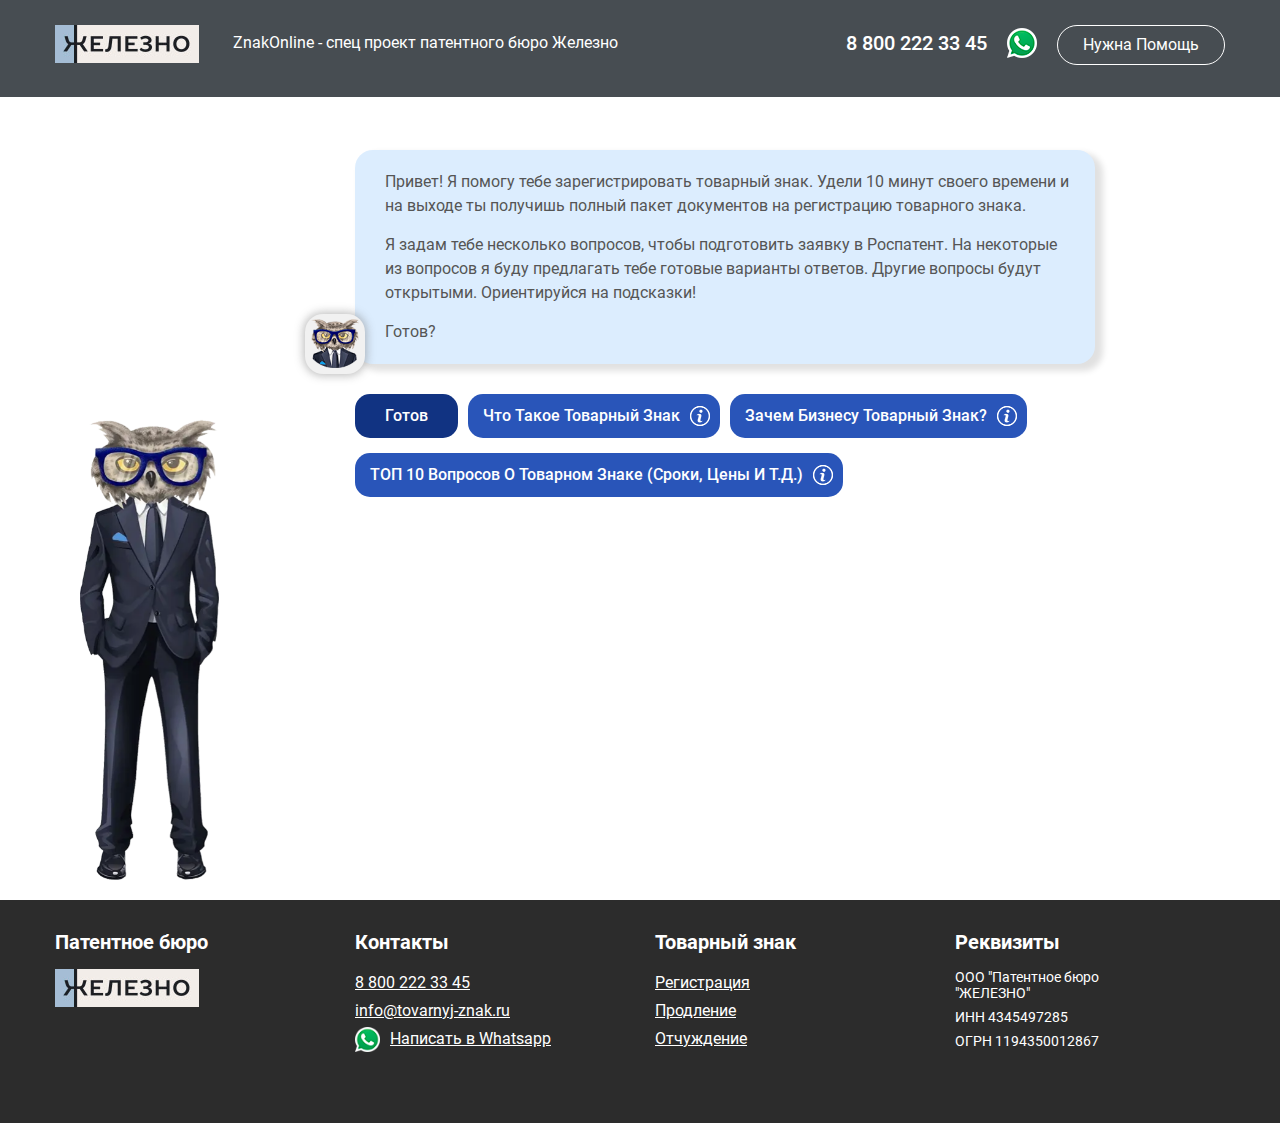
<file: chat-page-start.html>
<!DOCTYPE html>
<html lang="ru-RU">
<head>
    <meta http-equiv="Content-Type" content="text/html; charset=UTF-8"/>
    <meta name="viewport" content="width=device-width, initial-scale=1, maximum-scale=1, user-scalable=0"/>
    <meta name="format-detection" content="telephone=no">
    <meta http-equiv="x-rim-auto-match" content="none">
    <meta name="description" content="????"/>
    <meta name="keywords" content="??????"/>
    <link href="?????" rel="canonical"/>
    <link rel="shortcut icon" href="images/favicon.ico" type="image/png">
    <meta property="og:type" content="website">
    <meta property="og:site_name" content="????? ZnakOnline">
    <meta property="og:url" content="????">
    <meta property="og:locale" content="ru_RU">
    <meta property="og:image" content="?????">
    <meta property="og:title" content="???? Сервис самостоятельной регистрации товарного знака">
    <meta property="og:description" content="????? Сформируйте документы для Роспатента. Бесплатно. Онлайн. За 10 минут">

    <title>ZnakOnline</title>

    <link rel="shortcut icon" href="images/favicon.ico" type="image/png">
    <link rel="stylesheet" href="css/bootstrap.min.css">
    <link rel="stylesheet" href="css/font-awesome.min.css">
    <link rel="stylesheet" href="css/critical.css">
    <link rel="stylesheet" href="css/magnific-popup.css">
    <link rel="stylesheet" href="css/slick.css">
    <link rel="stylesheet" href="css/style.css">
    <link rel="stylesheet" href="css/responsive.css">
</head>

<body>
     
    <div class="chatPage-wrapper">

        <header id="header-area-main" class="header-area header-area-5 main-page chatPage-header">
            <div class="container">
                <div class="row top">
                    <div class="col-lg-6 col-md-7">
                        <div class="header-logo">
                            <a href="https://tovarnyj-znak.ru/" target="_blank">
                            <img src="images/logo.jpg" alt="Патентное бюро Железно" class="img-fluid">
                            </a>
                        </div> 
                    <div class="header-name">ZnakOnline - спец проект патентного бюро Железно</div>
                    </div>

                    <div class="col-lg-6 col-md-5">
                        <div class="main-menu text-right">
                            <nav id="page-menu">                            
                                <ul>
                                    <li><a class="phone" href="tel:+88000000000">8 800 222 33 45</a></li>
                                    <li class="social-logo">
                                    <a href="https://wa.me/+88000000000?text=Мне%20нужна%20консультация" target="_blank"><img src="images/wa-logo.png" alt="" style="width: 30px; height: 30px;"></a>
                                    </li>
                                    <li><a class="butn butn-5" href="#">Нужна помощь</a></li>
                                </ul>
                            </nav>
                        </div> 
                    </div>
                </div> 
            </div> 
        </header>


        <section id="chat-screen" class="pt-150">
            
            <div id="owl-container" class="img-container img-fluid">
                <div class="img-wrapper"> 
                    <picture>
                        <source class="lazy" data-src="images/chat/bot-owl-donor-h750.webp" type="image/webp" media="(min-width: 768px)">
                        <source class="lazy" data-src="images/chat/bot-owl-donor-h750.png" type="image/png" media="(min-width: 768px)">
                        <source class="lazy" data-src="images/chat/bot-owl-mini.webp" type="image/webp" media="(max-width: 767.98px) and (min-width: 670px)">
                        <source class="lazy" data-src="images/chat/bot-owl-mini.png" type="image/png" media="(max-width: 767.98px) and (min-width: 670px)">
                        <!-- <source class="lazy" data-src="images/chat/bot-owl-mic.webp" type="image/webp" media="(max-width: 669.98px)">
                        <source class="lazy" data-src="images/chat/bot-owl-mic.png" type="image/png" media="(max-width: 669.98px)"> -->
                        <img src="images/chat/bot-owl-donor-h750.png" alt="" class="img-fluid">
                    </picture>            
                 </div> 
            </div>
            <div class="container">
                <div class="row justify-content-end content-colum">
                    <div class="col-sm-3 owl-mobile"> 
                        <div class="img-fluid">
                            <img src="images/chat/bot-owl-mic.png" alt="">
                        </div>
                    </div>
                    <div class="col-lg-9 col-md-8 col-sm-9 chat-column">
                        <div class="message-block bot">
                            <div class="message bot-message">
                                <p class="message-text"> Привет! Я помогу тебе зарегистрировать товарный знак. Удели 10 минут своего времени
                                    и на выходе ты получишь полный пакет документов на регистрацию товарного знака.</p>

                                <p class="message-text">Я задам тебе несколько вопросов, чтобы подготовить заявку в Роспатент. На некоторые
                                    из вопросов я буду предлагать тебе готовые варианты ответов. Другие вопросы будут открытыми.
                                    Ориентируйся на подсказки!</p>

                                <p class="message-text">Готов?</p>
                            </div>
                        </div>  

                        <div class="buttons-block">
                            <button class="bot-btn single-use">Готов</button>
                            <button class="bot-btn btn-inform">Что такое товарный знак</button>
                            <button class="bot-btn btn-inform">Зачем бизнесу товарный знак?</button>
                            <button class="bot-btn btn-inform">ТОП 10 вопросов о товарном знаке (сроки, цены и т.д.)</button>
                        </div>

                    <!-- <div class="message-block client">
                            <div class="message client-message">
                                <p class="message-text">Готов</p>                          
                            </div>
                        </div>

                        <div class="message-block bot">
                            <div class="message bot-message">
                                <p class="message-text"><b>Перед тем как начать, убедитесь, что все необходимые данные у вас под рукой.</b></p>
                                <p class="message-text"> Для регистрации вам понадобятся:</p>
                                <ul class="message-list">
                                    <li class="message-text"><b>1.</b> Полное название юр. лица/ИП, ИНН, ОГРН, КПП, юридический адрес/адрес регистрации, почтовый адрес;</li>
                                    <li class="message-text"><b>2.</b> Обзначение для регистрации.</li>
                                </ul>
                                <p class="message-text"><b>Подсказка! Данные по вашей компании можно получить на <a href="https://egrul.nalog.ru/index.html" target="_blank">сайте налоговой</a></b></p>
                            </div>
                        </div>

                        <div class="buttons-block">
                            <button class="bot-btn single-use">Готово</button>
                            <button class="bot-btn">У меня нет ИП/юр. лица</button>
                            <button class="bot-btn btn-edit">Редактировать данные</button>
                            <button class="bot-btn btn-help">Нужна помощь</button>
                        </div>

                        <div class="message-block client">
                            <div class="message client-message">
                                <p class="message-text">Готово!</p>
                                
                            </div>
                        </div> 

                        <div class="message-block bot">
                            <div class="message bot-message">
                                <p class="message-text"><b>Шаг №1. Ввод данных о заявителе</b></p>
                                <p class="message-text">На этом шаге вам необходимо будет ввести в систему данные ИП/юр.лица, которое будет владеть товарным знаком.
                                          Отвечайте на мои вопросы, и я начну заполнять ваше заявление</p>
                            </div>
                        </div> 

                        <div class="image-message">
                            <a data-toggle="modal" data-target="#screenshots-modal"><img src="images/chat/docs/zayavitel-min.jpg" alt="Пример данных заявителя - патентное бюро Железно"></a>
                        </div>   -->


                        <!-- Modal -->
                       <!-- <div class="modal fade" id="screenshots-modal" tabindex="-1" role="dialog" aria-hidden="true">
                          <div class="modal-dialog" role="document">
                            <div class="modal-content">
                                <button type="button" class="close close-popup" data-dismiss="modal" aria-label="Close">
                                  <span aria-hidden="true">&times;</span>
                                </button>
                                <img class="img-fluid" src="images/chat/docs/zayavitel-full.jpg" alt="Пример данных заявителя - патентное бюро Железно">
                            </div>
                          </div>
                        </div>


                         <div class="message-block bot">
                            <div class="message bot-message">
                                <p class="message-text">Напишите полное наименование вашего юридическо лица или ИП. Без сокращений.</p>
                                <hr>
                                <p class="message-text"><i>Пример: Индивидуальный предприниматель Иванов Иван Иванович,
                                    Общество с ограниченной ответственностью "Иванов и партнеры"</i></p>
                            </div>
                        </div>

                        <div class="buttons-block">
                            <button class="bot-btn">У меня нет ИП/юр. лица</button>
                            <button class="bot-btn btn-help">Нужна помощь</button>
                            
                        </div>

                        <div class="message-block client">
                            <div class="form" method="post" action="#">
                            <div class="message client-message input-message">                             
                                    <input type="text" class="client-input" placeholder="Введите Ваши данные">
                                    <input type="submit" class="client-submit" value=""> 
                            </div>
                            </div>
                        </div>  
 
                        <div class="message-block bot">
                            <div class="message bot-message">
                                <p class="message-text"><b>Вы молодец!</b><br>Почти половина пути позади, можно немного передохнуть) <br> Только посмотрите, какие они милые!</p>
                            </div>
                        </div>

                        <div class="image-message">
                            <img src="images/chat/koty-spyat-08.gif" alt="Пример данных заявителя - патентное бюро Железно">
                        </div>

                        <div class="buttons-block">
                            <button class="bot-btn single-use">Я готов продолжать</button>
                        </div>

                        <div class="message-block bot">
                            <div class="message bot-message">
                                <p class="message-text"><b>Ура! Еще один шаг позади.</b><br>
                                Не беспокойтесь, я сохраняю все введенные вами данные, они не потеряются.</p>
                            </div>
                        </div>

                        <div class="buttons-block">
                            <button class="bot-btn single-use">Готов продолжать</button>
                            <button class="bot-btn">Устал, хочу ещё котиков</button>
                        </div>

                        <div class="image-message">
                            <img src="images/chat/cat-motivation.gif" alt="Пример данных заявителя - патентное бюро Железно">
                        </div>   -->

                    </div>
                </div>
            </div> 

        </section>


        <footer id="footer-5" class="chatPage-footer">
        <div class="footer pb-70">
            <div class="container">
                <div class="row">
                    <div class="col-lg-3 col-md-6 col-sm-6 col-12">
                        <div class="footer-item footer-item-4 pt-30">
                            <h4>Патентное бюро</h4>
                            <a href="https://tovarnyj-znak.ru/" target="_blank"><img class="img-fluid" src="images/logo.jpg" alt="Патентное бюро Железно"></a>
                        </div> 
                    </div>
                    <div class="col-lg-3 col-md-6 col-sm-6  col-12 pt-30">
                        <div class="footer-item footer-item-4">
                            <h4>Контакты</h4>
                            <ul>
                                <li><a class="phone" href="tel:+88000000000" target="_blank">8 800 222 33 45</a></li>
                                <li><a class="email" href="mailto:info@tovarnyj-znak.ru" target="_blank">info@tovarnyj-znak.ru</a></li>
                                <li class="wa">
                                    <a href="https://wa.me/+88000000000?text=Мне%20нужна%20консультация" target="_blank">
                                        <img src="images/wa-logo.png" alt="" style="width: 25px; height: 25px;">Написать в Whatsapp
                                    </a>
                                </li>
                            </ul>
                        </div> 
                    </div>
                    <div class="col-lg-3 col-md-6 col-sm-6  col-12 pt-30">
                        <div class="footer-item footer-item-4">
                            <h4>Товарный знак</h4>
                            <ul>
                                <li><a href="https://tovarnyj-znak.ru/">Регистрация</a></li>
                                <li><a href="https://tovarnyj-znak.ru/prodlenie">Продление</a></li>
                                <li><a href="https://tovarnyj-znak.ru/dogovor-otchuzhdeniya-peredacha-prava">Отчуждение</a></li>
                            </ul>
                        </div> 
                    </div>
                    <div class="col-lg-3 col-md-6 col-sm-6 col-12 pt-30">
                        <div class="footer-item footer-item-4">
                            <h4>Реквизиты</h4>
                            <span>ООО "Патентное бюро<br> "ЖЕЛЕЗНО"</span><br>
                            <span>ИНН 4345497285</span><br>
                            <span>ОГРН 1194350012867</span>
                        </div> 
                    </div>
                </div> 
            </div> 
        </div>
    </footer>
            

    </div> <!--end of chatPage-wrapper-->

    <script src="js/jquery.js"></script>
    <script src="js/bootstrap.min.js"></script>
    <script src="js/jquery.magnific-popup.min.js"></script>
    <script src="js/lazyload.min.js"></script>
    <script src="js/slick.min.js"></script> 
    <!-- <script src="js/main.js"></script> -->
    <script src="js/chat-page.js"></script>

    <script type="application/ld+json">
        {
        "@context": "http://schema.org",
        "@type": "LocalBusiness",
        "name": "ООО Патентное бюро ЖЕЛЕЗНО",
        "description": "Сервис самостоятельной регистрации товарного знака",
        "image": "?????",
        "telephone": "8 495 104 74 54",
        "email": "info@tovarnyj-znak.ru",
        "url": "https://tovarnyj-znak.ru",
        "areaServed": "Россия",
        "openingHours": ["Mo-Su"], 
        "currenciesAccepted": "RUB",
        "priceRange": "$$",
        "founder": "Александра Морозова"
        }
    </script>

</body>

</html>
</file>
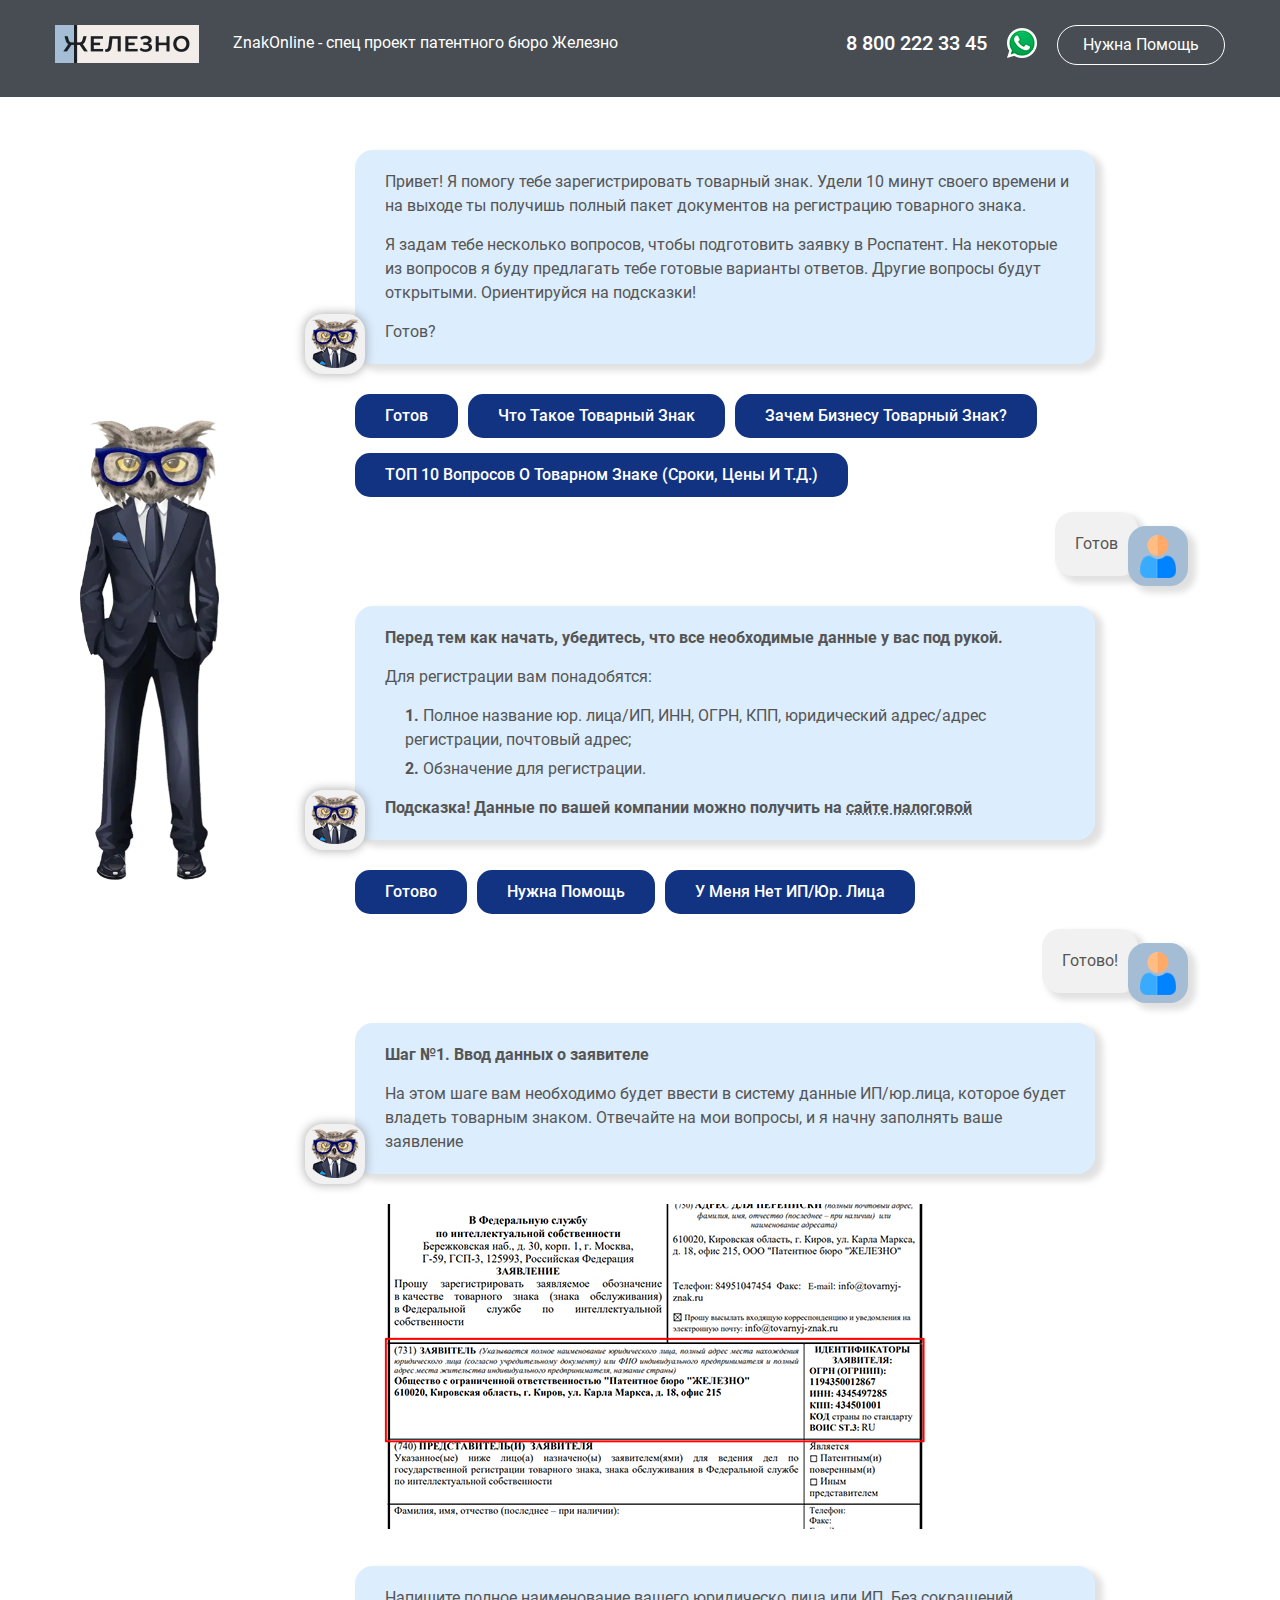
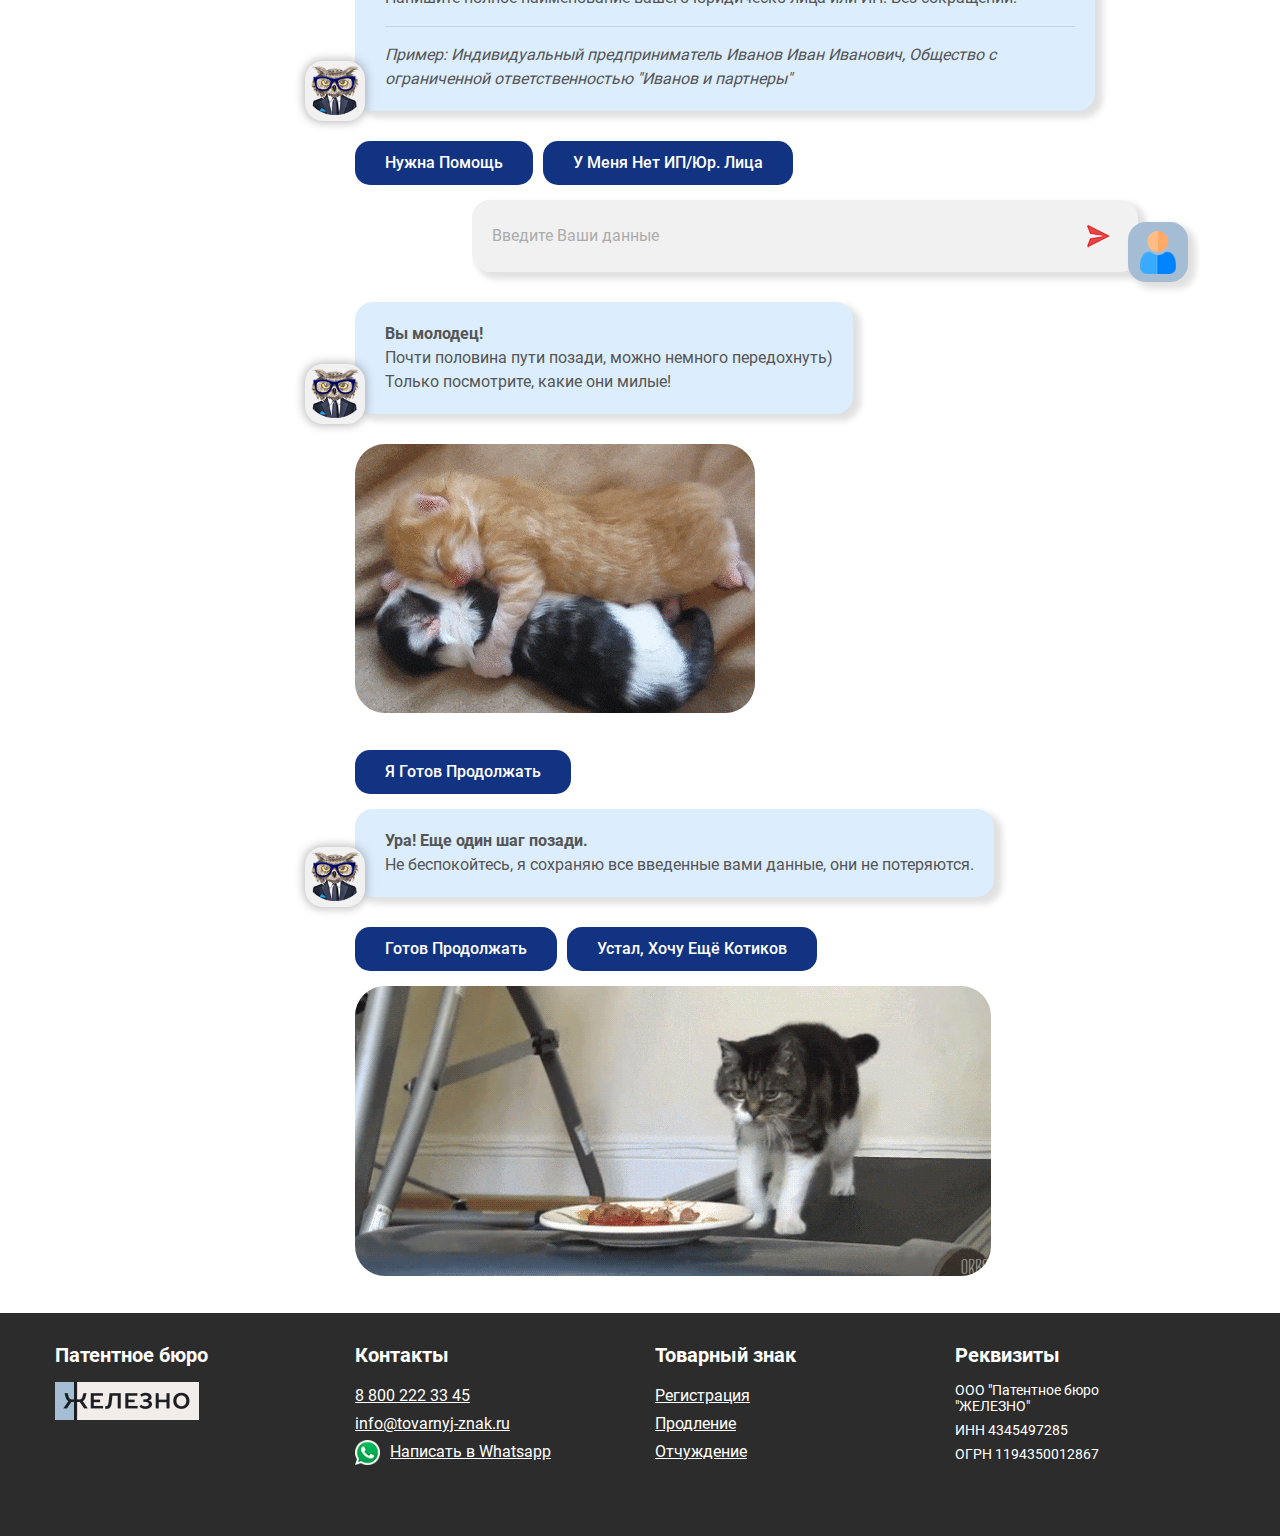
<file: chat-page-width-dialog.html>
<!DOCTYPE html>
<html lang="ru-RU">
<head>
    <meta http-equiv="Content-Type" content="text/html; charset=UTF-8"/>
    <meta name="viewport" content="width=device-width, initial-scale=1, maximum-scale=1, user-scalable=0"/>
    <meta name="format-detection" content="telephone=no">
    <meta http-equiv="x-rim-auto-match" content="none">
    <meta name="description" content="????"/>
    <meta name="keywords" content="??????"/>
    <link href="?????" rel="canonical"/>
    <link rel="shortcut icon" href="images/favicon.ico" type="image/png">
    <meta property="og:type" content="website">
    <meta property="og:site_name" content="????? ZnakOnline">
    <meta property="og:url" content="????">
    <meta property="og:locale" content="ru_RU">
    <meta property="og:image" content="?????">
    <meta property="og:title" content="???? Сервис самостоятельной регистрации товарного знака">
    <meta property="og:description" content="????? Сформируйте документы для Роспатента. Бесплатно. Онлайн. За 10 минут">

    <title>ZnakOnline</title>

    <link rel="shortcut icon" href="images/favicon.ico" type="image/png">
    <link rel="stylesheet" href="css/bootstrap.min.css">
    <link rel="stylesheet" href="css/font-awesome.min.css">
    <link rel="stylesheet" href="css/critical.css">
    <link rel="stylesheet" href="css/magnific-popup.css">
    <link rel="stylesheet" href="css/slick.css">
    <link rel="stylesheet" href="css/style.css">
    <link rel="stylesheet" href="css/responsive.css">
</head>

<body>
    
    <!-- <header id="header-area-chat" class="header-area header-area-5"> -->
    
    <div class="chatPage-wrapper">

        <header id="header-area-main" class="header-area header-area-5 main-page chatPage-header">
            <div class="container">
                <div class="row top">
                    <div class="col-lg-6 col-md-7">
                        <div class="header-logo">
                            <a href="https://tovarnyj-znak.ru/" target="_blank">
                            <img src="images/logo.jpg" alt="Патентное бюро Железно" class="img-fluid">
                            </a>
                        </div> 
                    <div class="header-name">ZnakOnline - спец проект патентного бюро Железно</div>
                    </div>

                    <div class="col-lg-6 col-md-5">
                        <div class="main-menu text-right">
                            <nav id="page-menu">                            
                                <ul>
                                    <li><a class="phone" href="tel:+88000000000">8 800 222 33 45</a></li>
                                    <li class="social-logo">
                                    <a href="https://wa.me/+88000000000?text=Мне%20нужна%20консультация" target="_blank"><img src="images/wa-logo.png" alt="" style="width: 30px; height: 30px;"></a>
                                    </li>
                                    <li><a class="butn butn-5" href="#">Нужна помощь</a></li>
                                </ul>
                            </nav>
                        </div> 
                    </div>
                </div> 
            </div> 
        </header>


        <section id="chat-screen" class="pt-150">
            
            <div id="owl-container" class="img-container img-fluid">
                <div class="img-wrapper"> 
                    <picture>
                        <source class="lazy" data-src="images/chat/bot-owl-donor-h750.webp" type="image/webp" media="(min-width: 768px)">
                        <source class="lazy" data-src="images/chat/bot-owl-donor-h750.png" type="image/png" media="(min-width: 768px)">
                        <source class="lazy" data-src="images/chat/bot-owl-mini.webp" type="image/webp" media="(max-width: 767.98px) and (min-width: 670px)">
                        <source class="lazy" data-src="images/chat/bot-owl-mini.png" type="image/png" media="(max-width: 767.98px) and (min-width: 670px)">
                        <!-- <source class="lazy" data-src="images/chat/bot-owl-mic.webp" type="image/webp" media="(max-width: 669.98px)">
                        <source class="lazy" data-src="images/chat/bot-owl-mic.png" type="image/png" media="(max-width: 669.98px)"> -->
                        <img src="images/chat/bot-owl-donor-h750.png" alt="" class="img-fluid">
                    </picture>            
                 </div> 
            </div>
            <div class="container">
                <div class="row justify-content-end content-colum">
                    <div class="col-sm-3 owl-mobile"> 
                        <div class="img-fluid">
                            <img src="images/chat/bot-owl-mic.png" alt="">
                        </div>
                    </div>
                    <div class="col-lg-9 col-md-8 col-sm-9 chat-column">
                        <div class="message-block bot">
                            <div class="message bot-message">
                                <p class="message-text"> Привет! Я помогу тебе зарегистрировать товарный знак. Удели 10 минут своего времени
                                    и на выходе ты получишь полный пакет документов на регистрацию товарного знака.</p>

                                <p class="message-text">Я задам тебе несколько вопросов, чтобы подготовить заявку в Роспатент. На некоторые
                                    из вопросов я буду предлагать тебе готовые варианты ответов. Другие вопросы будут открытыми.
                                    Ориентируйся на подсказки!</p>

                                <p class="message-text">Готов?</p>
                            </div>
                        </div>  

                        <div class="buttons-block">
                            <button class="bot-btn single-use">Готов</button>
                            <button class="bot-btn">Что такое товарный знак</button>
                            <button class="bot-btn">Зачем бизнесу товарный знак?</button>
                            <button class="bot-btn">ТОП 10 вопросов о товарном знаке (сроки, цены и т.д.)</button>
                        </div>

                    <div class="message-block client">
                            <div class="message client-message">
                                <p class="message-text">Готов</p>                          
                            </div>
                        </div>

                        <div class="message-block bot">
                            <div class="message bot-message">
                                <p class="message-text"><b>Перед тем как начать, убедитесь, что все необходимые данные у вас под рукой.</b></p>
                                <p class="message-text"> Для регистрации вам понадобятся:</p>
                                <ul class="message-list">
                                    <li class="message-text"><b>1.</b> Полное название юр. лица/ИП, ИНН, ОГРН, КПП, юридический адрес/адрес регистрации, почтовый адрес;</li>
                                    <li class="message-text"><b>2.</b> Обзначение для регистрации.</li>
                                </ul>
                                <p class="message-text"><b>Подсказка! Данные по вашей компании можно получить на <a href="https://egrul.nalog.ru/index.html" target="_blank">сайте налоговой</a></b></p>
                            </div>
                        </div>

                        <div class="buttons-block">
                            <button class="bot-btn single-use">Готово</button>
                            <button class="bot-btn">Нужна помощь</button>
                            <button class="bot-btn">У меня нет ИП/юр. лица</button>
                        </div>

                        <div class="message-block client">
                            <div class="message client-message">
                                <p class="message-text">Готово!</p>
                                
                            </div>
                        </div> 

                        <div class="message-block bot">
                            <div class="message bot-message">
                                <p class="message-text"><b>Шаг №1. Ввод данных о заявителе</b></p>
                                <p class="message-text">На этом шаге вам необходимо будет ввести в систему данные ИП/юр.лица, которое будет владеть товарным знаком.
                                          Отвечайте на мои вопросы, и я начну заполнять ваше заявление</p>
                            </div>
                        </div> 

                        <div class="image-message">
                            <a data-toggle="modal" data-target="#screenshots-modal"><img src="images/chat/docs/zayavitel-min.jpg" alt="Пример данных заявителя - патентное бюро Железно"></a>
                        </div>  


                        <!-- Modal -->
                       <div class="modal fade" id="screenshots-modal" tabindex="-1" role="dialog" aria-hidden="true">
                          <div class="modal-dialog" role="document">
                            <div class="modal-content">
                                <button type="button" class="close close-popup" data-dismiss="modal" aria-label="Close">
                                  <span aria-hidden="true">&times;</span>
                                </button>
                                <img class="img-fluid" src="images/chat/docs/zayavitel-full.jpg" alt="Пример данных заявителя - патентное бюро Железно">
                            </div>
                          </div>
                        </div>


                         <div class="message-block bot">
                            <div class="message bot-message">
                                <p class="message-text">Напишите полное наименование вашего юридическо лица или ИП. Без сокращений.</p>
                                <hr>
                                <p class="message-text"><i>Пример: Индивидуальный предприниматель Иванов Иван Иванович,
                                    Общество с ограниченной ответственностью "Иванов и партнеры"</i></p>
                            </div>
                        </div>

                        <div class="buttons-block">
                            <button class="bot-btn">Нужна помощь</button>
                            <button class="bot-btn">У меня нет ИП/юр. лица</button>
                        </div>

                        <div class="message-block client">
                            <div class="form" method="post" action="#">
                            <div class="message client-message input-message">                             
                                    <input type="text" class="client-input" placeholder="Введите Ваши данные">
                                    <input type="submit" class="client-submit" value=""> 
                            </div>
                            </div>
                        </div>  
 
                        <div class="message-block bot">
                            <div class="message bot-message">
                                <p class="message-text"><b>Вы молодец!</b><br>Почти половина пути позади, можно немного передохнуть) <br> Только посмотрите, какие они милые!</p>
                            </div>
                        </div>

                        <div class="image-message">
                            <img src="images/chat/koty-spyat-08.gif" alt="Пример данных заявителя - патентное бюро Железно">
                        </div>

                        <div class="buttons-block">
                            <button class="bot-btn single-use">Я готов продолжать</button>
                        </div>

                        <div class="message-block bot">
                            <div class="message bot-message">
                                <p class="message-text"><b>Ура! Еще один шаг позади.</b><br>
                                Не беспокойтесь, я сохраняю все введенные вами данные, они не потеряются.</p>
                            </div>
                        </div>

                        <div class="buttons-block">
                            <button class="bot-btn single-use">Готов продолжать</button>
                            <button class="bot-btn">Устал, хочу ещё котиков</button>
                        </div>

                        <div class="image-message">
                            <img src="images/chat/cat-motivation.gif" alt="Пример данных заявителя - патентное бюро Железно">
                        </div>  

                    </div>
                </div>
            </div> 

        </section>


        <footer id="footer-5" class="chatPage-footer">
        <div class="footer pb-70">
            <div class="container">
                <div class="row">
                    <div class="col-lg-3 col-md-6 col-sm-6 col-12">
                        <div class="footer-item footer-item-4 pt-30">
                            <h4>Патентное бюро</h4>
                            <a href="https://tovarnyj-znak.ru/" target="_blank"><img class="img-fluid" src="images/logo.jpg" alt="Патентное бюро Железно"></a>
                        </div> 
                    </div>
                    <div class="col-lg-3 col-md-6 col-sm-6  col-12 pt-30">
                        <div class="footer-item footer-item-4">
                            <h4>Контакты</h4>
                            <ul>
                                <li><a class="phone" href="tel:+88000000000" target="_blank">8 800 222 33 45</a></li>
                                <li><a class="email" href="mailto:info@tovarnyj-znak.ru" target="_blank">info@tovarnyj-znak.ru</a></li>
                                <li class="wa">
                                    <a href="https://wa.me/+88000000000?text=Мне%20нужна%20консультация" target="_blank">
                                        <img src="images/wa-logo.png" alt="" style="width: 25px; height: 25px;">Написать в Whatsapp
                                    </a>
                                </li>
                            </ul>
                        </div> 
                    </div>
                    <div class="col-lg-3 col-md-6 col-sm-6  col-12 pt-30">
                        <div class="footer-item footer-item-4">
                            <h4>Товарный знак</h4>
                            <ul>
                                <li><a href="https://tovarnyj-znak.ru/">Регистрация</a></li>
                                <li><a href="https://tovarnyj-znak.ru/prodlenie">Продление</a></li>
                                <li><a href="https://tovarnyj-znak.ru/dogovor-otchuzhdeniya-peredacha-prava">Отчуждение</a></li>
                            </ul>
                        </div> 
                    </div>
                    <div class="col-lg-3 col-md-6 col-sm-6 col-12 pt-30">
                        <div class="footer-item footer-item-4">
                            <h4>Реквизиты</h4>
                            <span>ООО "Патентное бюро<br> "ЖЕЛЕЗНО"</span><br>
                            <span>ИНН 4345497285</span><br>
                            <span>ОГРН 1194350012867</span>
                        </div> 
                    </div>
                </div> 
            </div> 
        </div>
    </footer>
            

    </div> <!--end of chatPage-wrapper-->

    <script src="js/jquery.js"></script>
    <script src="js/bootstrap.min.js"></script>
    <script src="js/jquery.magnific-popup.min.js"></script>
    <script src="js/lazyload.min.js"></script>
    <script src="js/slick.min.js"></script> 
    <!-- <script src="js/main.js"></script> -->
    <script src="js/chat-page.js"></script>

    <script type="application/ld+json">
        {
        "@context": "http://schema.org",
        "@type": "LocalBusiness",
        "name": "ООО Патентное бюро ЖЕЛЕЗНО",
        "description": "Сервис самостоятельной регистрации товарного знака",
        "image": "?????",
        "telephone": "8 495 104 74 54",
        "email": "info@tovarnyj-znak.ru",
        "url": "https://tovarnyj-znak.ru",
        "areaServed": "Россия",
        "openingHours": ["Mo-Su"], 
        "currenciesAccepted": "RUB",
        "priceRange": "$$",
        "founder": "Александра Морозова"
        }
    </script>

</body>

</html>
</file>
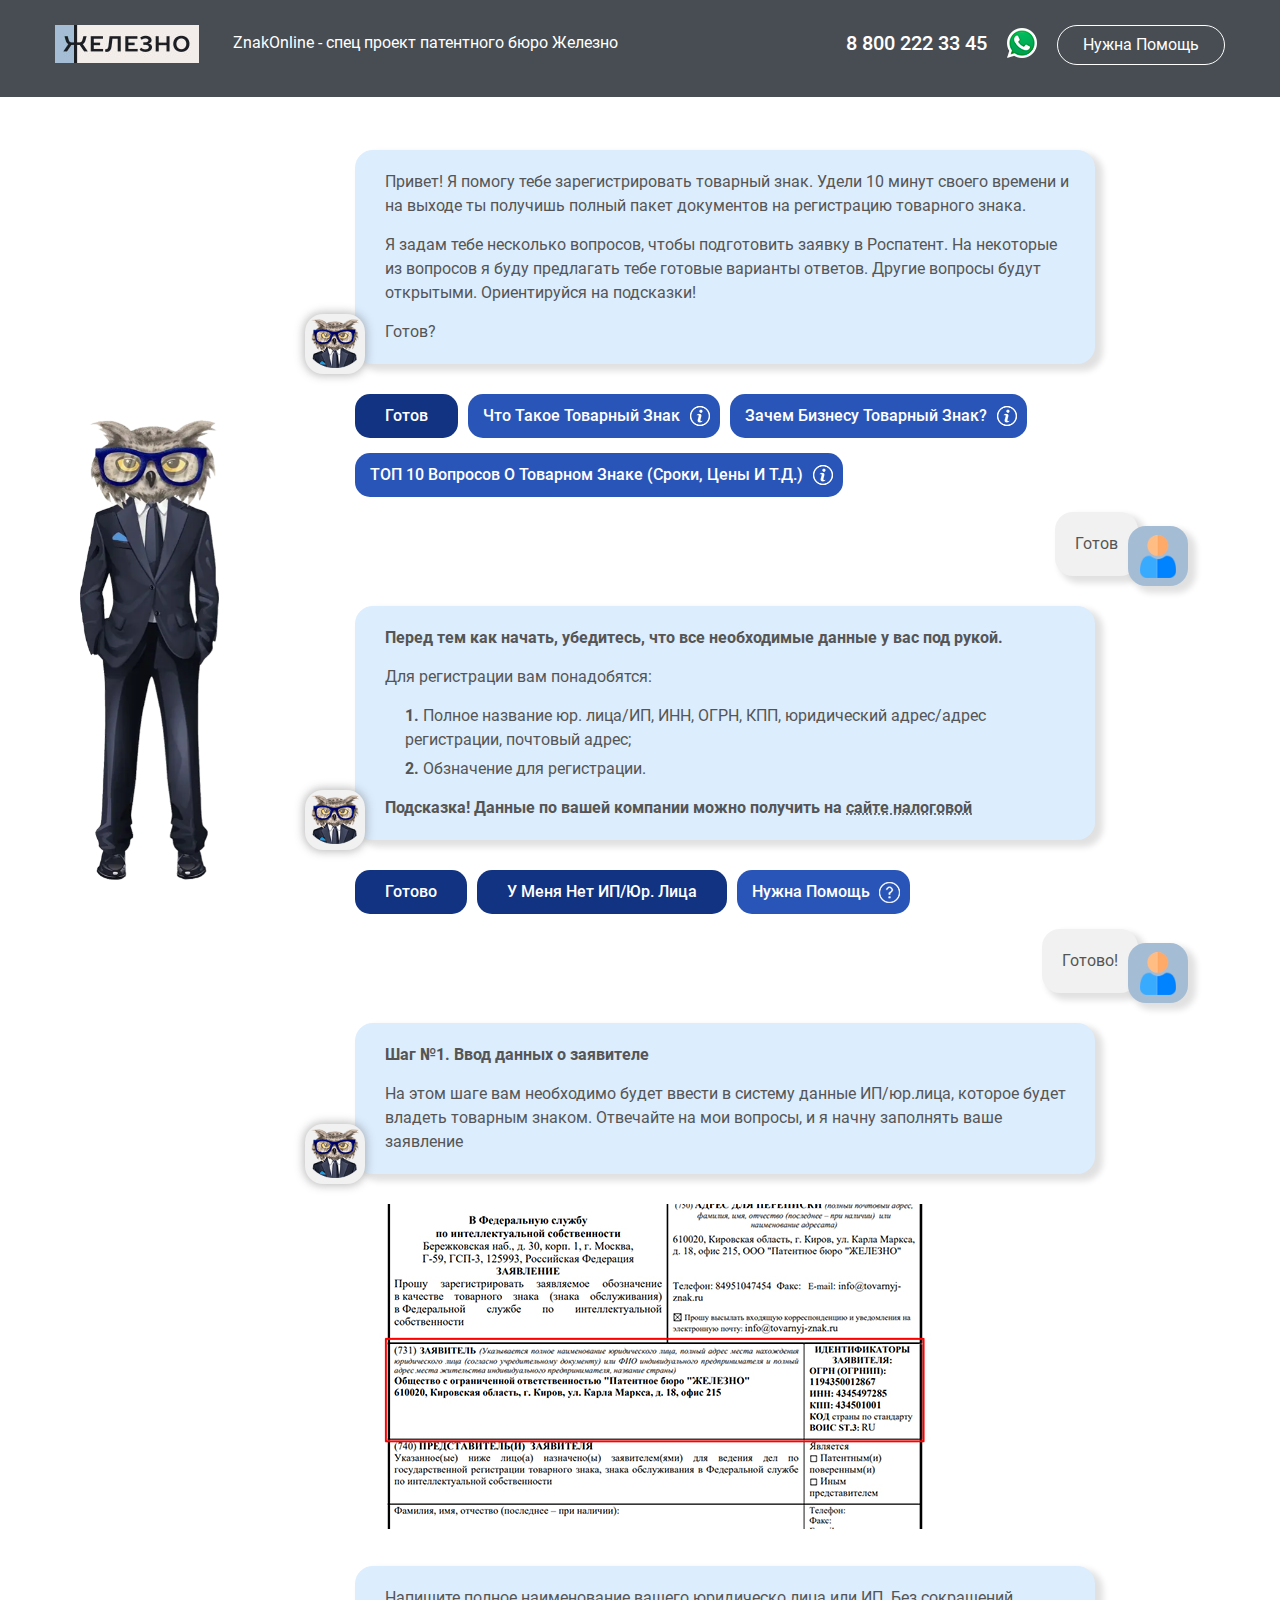
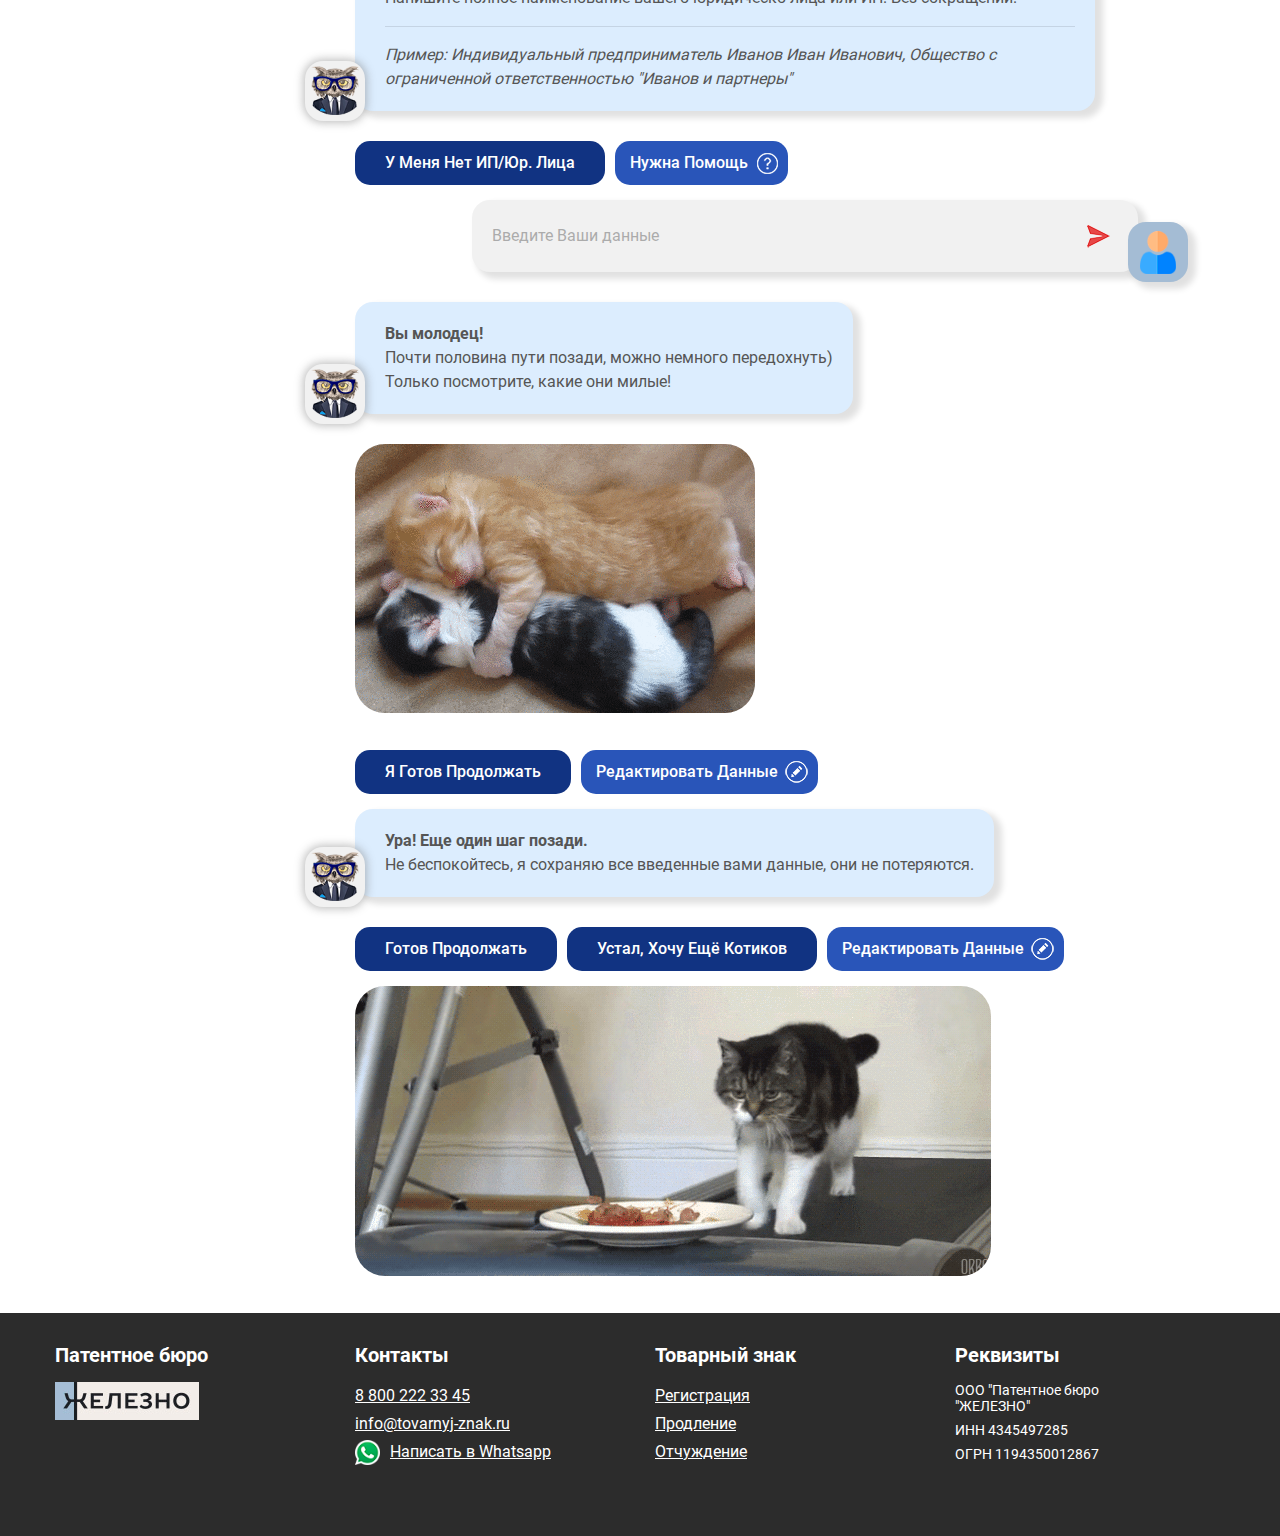
<file: chat-page-with-dialog.html>
<!DOCTYPE html>
<html lang="ru-RU">
<head>
    <meta http-equiv="Content-Type" content="text/html; charset=UTF-8"/>
    <meta name="viewport" content="width=device-width, initial-scale=1, maximum-scale=1, user-scalable=0"/>
    <meta name="format-detection" content="telephone=no">
    <meta http-equiv="x-rim-auto-match" content="none">
    <meta name="description" content="????"/>
    <meta name="keywords" content="??????"/>
    <link href="?????" rel="canonical"/>
    <link rel="shortcut icon" href="images/favicon.ico" type="image/png">
    <meta property="og:type" content="website">
    <meta property="og:site_name" content="????? ZnakOnline">
    <meta property="og:url" content="????">
    <meta property="og:locale" content="ru_RU">
    <meta property="og:image" content="?????">
    <meta property="og:title" content="???? Сервис самостоятельной регистрации товарного знака">
    <meta property="og:description" content="????? Сформируйте документы для Роспатента. Бесплатно. Онлайн. За 10 минут">

    <title>ZnakOnline</title>

    <link rel="shortcut icon" href="images/favicon.ico" type="image/png">
    <link rel="stylesheet" href="css/bootstrap.min.css">
    <link rel="stylesheet" href="css/font-awesome.min.css">
    <link rel="stylesheet" href="css/critical.css">
    <link rel="stylesheet" href="css/magnific-popup.css">
    <link rel="stylesheet" href="css/slick.css">
    <link rel="stylesheet" href="css/style.css">
    <link rel="stylesheet" href="css/responsive.css">
</head>

<body>
     
    <div class="chatPage-wrapper">

        <header id="header-area-main" class="header-area header-area-5 main-page chatPage-header">
            <div class="container">
                <div class="row top">
                    <div class="col-lg-6 col-md-7">
                        <div class="header-logo">
                            <a href="https://tovarnyj-znak.ru/" target="_blank">
                            <img src="images/logo.jpg" alt="Патентное бюро Железно" class="img-fluid">
                            </a>
                        </div> 
                    <div class="header-name">ZnakOnline - спец проект патентного бюро Железно</div>
                    </div>

                    <div class="col-lg-6 col-md-5">
                        <div class="main-menu text-right">
                            <nav id="page-menu">                            
                                <ul>
                                    <li><a class="phone" href="tel:+88000000000">8 800 222 33 45</a></li>
                                    <li class="social-logo">
                                    <a href="https://wa.me/+88000000000?text=Мне%20нужна%20консультация" target="_blank"><img src="images/wa-logo.png" alt="" style="width: 30px; height: 30px;"></a>
                                    </li>
                                    <li><a class="butn butn-5" href="#">Нужна помощь</a></li>
                                </ul>
                            </nav>
                        </div> 
                    </div>
                </div> 
            </div> 
        </header>


        <section id="chat-screen" class="pt-150">
            
            <div id="owl-container" class="img-container img-fluid">
                <div class="img-wrapper"> 
                    <picture>
                        <source class="lazy" data-src="images/chat/bot-owl-donor-h750.webp" type="image/webp" media="(min-width: 768px)">
                        <source class="lazy" data-src="images/chat/bot-owl-donor-h750.png" type="image/png" media="(min-width: 768px)">
                        <source class="lazy" data-src="images/chat/bot-owl-mini.webp" type="image/webp" media="(max-width: 767.98px) and (min-width: 670px)">
                        <source class="lazy" data-src="images/chat/bot-owl-mini.png" type="image/png" media="(max-width: 767.98px) and (min-width: 670px)">
                        <!-- <source class="lazy" data-src="images/chat/bot-owl-mic.webp" type="image/webp" media="(max-width: 669.98px)">
                        <source class="lazy" data-src="images/chat/bot-owl-mic.png" type="image/png" media="(max-width: 669.98px)"> -->
                        <img src="images/chat/bot-owl-donor-h750.png" alt="" class="img-fluid">
                    </picture>            
                 </div> 
            </div>
            <div class="container">
                <div class="row justify-content-end content-colum">
                    <div class="col-sm-3 owl-mobile"> 
                        <div class="img-fluid">
                            <img src="images/chat/bot-owl-mic.png" alt="">
                        </div>
                    </div>
                    <div class="col-lg-9 col-md-8 col-sm-9 chat-column">
                        <div class="message-block bot">
                            <div class="message bot-message">
                                <p class="message-text"> Привет! Я помогу тебе зарегистрировать товарный знак. Удели 10 минут своего времени
                                    и на выходе ты получишь полный пакет документов на регистрацию товарного знака.</p>

                                <p class="message-text">Я задам тебе несколько вопросов, чтобы подготовить заявку в Роспатент. На некоторые
                                    из вопросов я буду предлагать тебе готовые варианты ответов. Другие вопросы будут открытыми.
                                    Ориентируйся на подсказки!</p>

                                <p class="message-text">Готов?</p>
                            </div>
                        </div>  

                        <div class="buttons-block">
                            <button class="bot-btn single-use">Готов</button>
                            <button class="bot-btn btn-inform">Что такое товарный знак</button>
                            <button class="bot-btn btn-inform">Зачем бизнесу товарный знак?</button>
                            <button class="bot-btn btn-inform">ТОП 10 вопросов о товарном знаке (сроки, цены и т.д.)</button>
                        </div>

                    <div class="message-block client">
                            <div class="message client-message">
                                <p class="message-text">Готов</p>                          
                            </div>
                        </div>

                        <div class="message-block bot">
                            <div class="message bot-message">
                                <p class="message-text"><b>Перед тем как начать, убедитесь, что все необходимые данные у вас под рукой.</b></p>
                                <p class="message-text"> Для регистрации вам понадобятся:</p>
                                <ul class="message-list">
                                    <li class="message-text"><b>1.</b> Полное название юр. лица/ИП, ИНН, ОГРН, КПП, юридический адрес/адрес регистрации, почтовый адрес;</li>
                                    <li class="message-text"><b>2.</b> Обзначение для регистрации.</li>
                                </ul>
                                <p class="message-text"><b>Подсказка! Данные по вашей компании можно получить на <a href="https://egrul.nalog.ru/index.html" target="_blank">сайте налоговой</a></b></p>
                            </div>
                        </div>

                        <div class="buttons-block">
                            <button class="bot-btn single-use">Готово</button>
                            <button class="bot-btn">У меня нет ИП/юр. лица</button>
                            <button class="bot-btn btn-help">Нужна помощь</button>
                        </div>

                        <div class="message-block client">
                            <div class="message client-message">
                                <p class="message-text">Готово!</p>
                                
                            </div>
                        </div> 

                        <div class="message-block bot">
                            <div class="message bot-message">
                                <p class="message-text"><b>Шаг №1. Ввод данных о заявителе</b></p>
                                <p class="message-text">На этом шаге вам необходимо будет ввести в систему данные ИП/юр.лица, которое будет владеть товарным знаком.
                                          Отвечайте на мои вопросы, и я начну заполнять ваше заявление</p>
                            </div>
                        </div> 

                        <div class="image-message">
                            <a data-toggle="modal" data-target="#screenshots-modal"><img src="images/chat/docs/zayavitel-min.jpg" alt="Пример данных заявителя - патентное бюро Железно"></a>
                        </div>  


                        <!-- Modal -->
                       <div class="modal fade" id="screenshots-modal" tabindex="-1" role="dialog" aria-hidden="true">
                          <div class="modal-dialog" role="document">
                            <div class="modal-content">
                                <button type="button" class="close close-popup" data-dismiss="modal" aria-label="Close">
                                  <span aria-hidden="true">&times;</span>
                                </button>
                                <img class="img-fluid" src="images/chat/docs/zayavitel-full.jpg" alt="Пример данных заявителя - патентное бюро Железно">
                            </div>
                          </div>
                        </div>


                         <div class="message-block bot">
                            <div class="message bot-message">
                                <p class="message-text">Напишите полное наименование вашего юридическо лица или ИП. Без сокращений.</p>
                                <hr>
                                <p class="message-text"><i>Пример: Индивидуальный предприниматель Иванов Иван Иванович,
                                    Общество с ограниченной ответственностью "Иванов и партнеры"</i></p>
                            </div>
                        </div>

                        <div class="buttons-block">
                            <button class="bot-btn">У меня нет ИП/юр. лица</button>
                            <button class="bot-btn btn-help">Нужна помощь</button>
                            
                            
                        </div>

                        <div class="message-block client">
                            <div class="form" method="post" action="#">
                            <div class="message client-message input-message">                             
                                    <input type="text" class="client-input" placeholder="Введите Ваши данные">
                                    <input type="submit" class="client-submit" value=""> 
                            </div>
                            </div>
                        </div>  
 
                        <div class="message-block bot">
                            <div class="message bot-message">
                                <p class="message-text"><b>Вы молодец!</b><br>Почти половина пути позади, можно немного передохнуть) <br> Только посмотрите, какие они милые!</p>
                            </div>
                        </div>

                        <div class="image-message">
                            <img src="images/chat/koty-spyat-08.gif" alt="Пример данных заявителя - патентное бюро Железно">
                        </div>

                        <div class="buttons-block">
                            <button class="bot-btn single-use">Я готов продолжать</button>
                            <button class="bot-btn btn-edit">Редактировать данные</button>
                        </div>

                        <div class="message-block bot">
                            <div class="message bot-message">
                                <p class="message-text"><b>Ура! Еще один шаг позади.</b><br>
                                Не беспокойтесь, я сохраняю все введенные вами данные, они не потеряются.</p>
                            </div>
                        </div>

                        <div class="buttons-block">
                            <button class="bot-btn single-use">Готов продолжать</button>
                             <button class="bot-btn">Устал, хочу ещё котиков</button>
                            <button class="bot-btn btn-edit">Редактировать данные</button>
                           
                        </div>

                        <div class="image-message">
                            <img src="images/chat/cat-motivation.gif" alt="Пример данных заявителя - патентное бюро Железно">
                        </div>  

                    </div>
                </div>
            </div> 

        </section>


        <footer id="footer-5" class="chatPage-footer">
        <div class="footer pb-70">
            <div class="container">
                <div class="row">
                    <div class="col-lg-3 col-md-6 col-sm-6 col-12">
                        <div class="footer-item footer-item-4 pt-30">
                            <h4>Патентное бюро</h4>
                            <a href="https://tovarnyj-znak.ru/" target="_blank"><img class="img-fluid" src="images/logo.jpg" alt="Патентное бюро Железно"></a>
                        </div> 
                    </div>
                    <div class="col-lg-3 col-md-6 col-sm-6  col-12 pt-30">
                        <div class="footer-item footer-item-4">
                            <h4>Контакты</h4>
                            <ul>
                                <li><a class="phone" href="tel:+88000000000" target="_blank">8 800 222 33 45</a></li>
                                <li><a class="email" href="mailto:info@tovarnyj-znak.ru" target="_blank">info@tovarnyj-znak.ru</a></li>
                                <li class="wa">
                                    <a href="https://wa.me/+88000000000?text=Мне%20нужна%20консультация" target="_blank">
                                        <img src="images/wa-logo.png" alt="" style="width: 25px; height: 25px;">Написать в Whatsapp
                                    </a>
                                </li>
                            </ul>
                        </div> 
                    </div>
                    <div class="col-lg-3 col-md-6 col-sm-6  col-12 pt-30">
                        <div class="footer-item footer-item-4">
                            <h4>Товарный знак</h4>
                            <ul>
                                <li><a href="https://tovarnyj-znak.ru/">Регистрация</a></li>
                                <li><a href="https://tovarnyj-znak.ru/prodlenie">Продление</a></li>
                                <li><a href="https://tovarnyj-znak.ru/dogovor-otchuzhdeniya-peredacha-prava">Отчуждение</a></li>
                            </ul>
                        </div> 
                    </div>
                    <div class="col-lg-3 col-md-6 col-sm-6 col-12 pt-30">
                        <div class="footer-item footer-item-4">
                            <h4>Реквизиты</h4>
                            <span>ООО "Патентное бюро<br> "ЖЕЛЕЗНО"</span><br>
                            <span>ИНН 4345497285</span><br>
                            <span>ОГРН 1194350012867</span>
                        </div> 
                    </div>
                </div> 
            </div> 
        </div>
    </footer>
            

    </div> <!--end of chatPage-wrapper-->

    <script src="js/jquery.js"></script>
    <script src="js/bootstrap.min.js"></script>
    <script src="js/jquery.magnific-popup.min.js"></script>
    <script src="js/lazyload.min.js"></script>
    <script src="js/slick.min.js"></script> 
    <!-- <script src="js/main.js"></script> -->
    <script src="js/chat-page.js"></script>

    <script type="application/ld+json">
        {
        "@context": "http://schema.org",
        "@type": "LocalBusiness",
        "name": "ООО Патентное бюро ЖЕЛЕЗНО",
        "description": "Сервис самостоятельной регистрации товарного знака",
        "image": "?????",
        "telephone": "8 495 104 74 54",
        "email": "info@tovarnyj-znak.ru",
        "url": "https://tovarnyj-znak.ru",
        "areaServed": "Россия",
        "openingHours": ["Mo-Su"], 
        "currenciesAccepted": "RUB",
        "priceRange": "$$",
        "founder": "Александра Морозова"
        }
    </script>

</body>

</html>
</file>
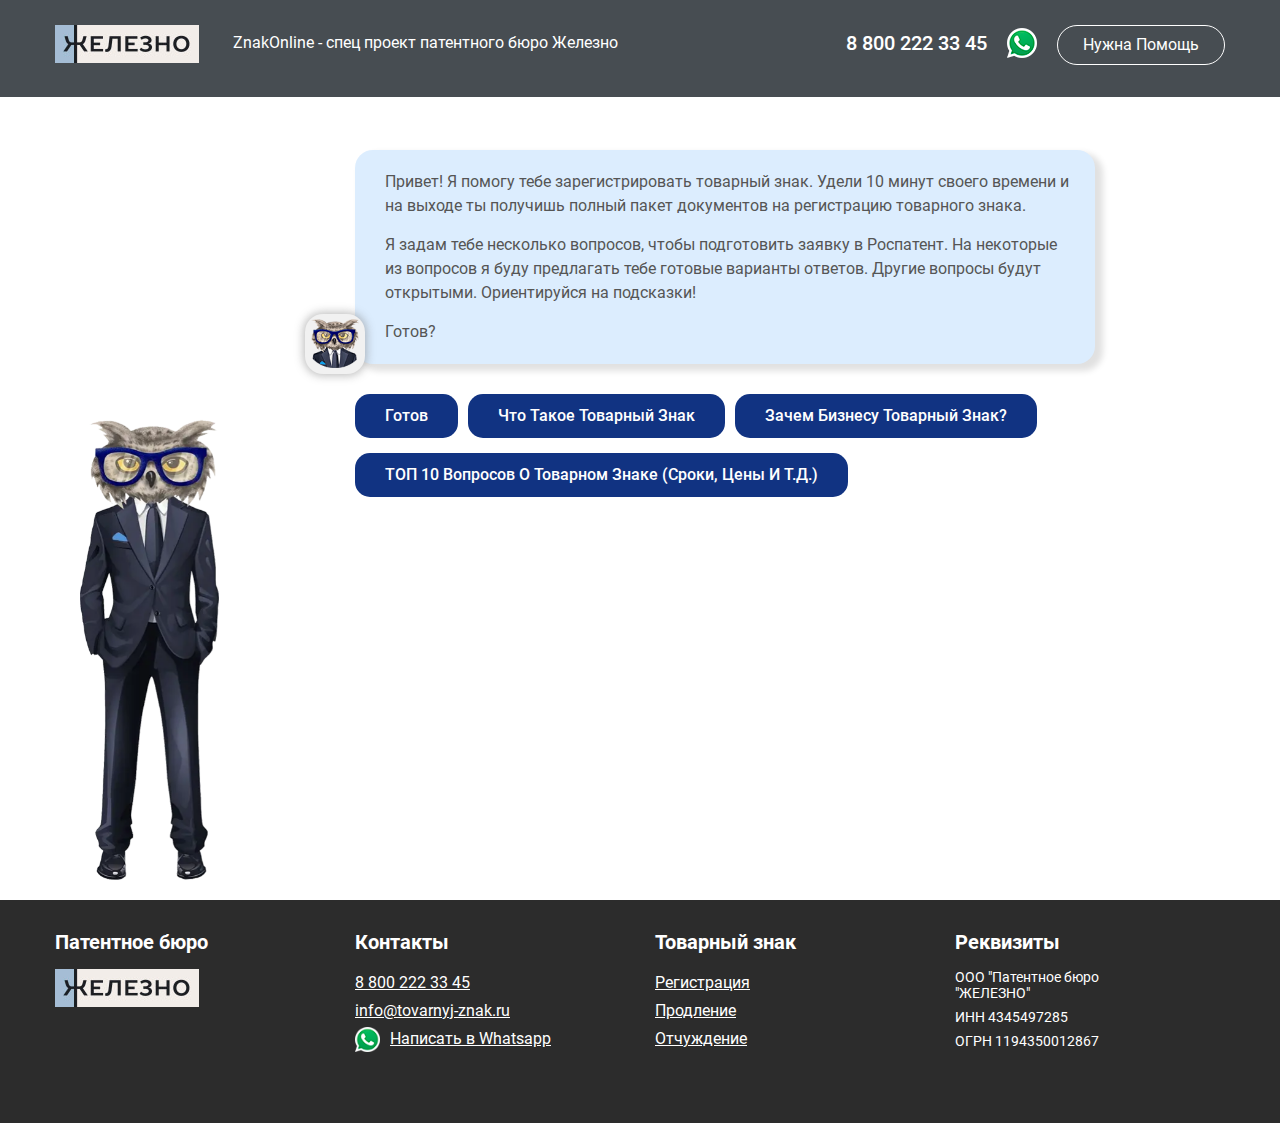
<file: chat-page.html>
<!DOCTYPE html>
<html lang="ru-RU">
<head>
    <meta http-equiv="Content-Type" content="text/html; charset=UTF-8"/>
    <meta name="viewport" content="width=device-width, initial-scale=1, maximum-scale=1, user-scalable=0"/>
    <meta name="format-detection" content="telephone=no">
    <meta http-equiv="x-rim-auto-match" content="none">
    <meta name="description" content="????"/>
    <meta name="keywords" content="??????"/>
    <link href="?????" rel="canonical"/>
    <link rel="shortcut icon" href="images/favicon.ico" type="image/png">
    <meta property="og:type" content="website">
    <meta property="og:site_name" content="????? ZnakOnline">
    <meta property="og:url" content="????">
    <meta property="og:locale" content="ru_RU">
    <meta property="og:image" content="?????">
    <meta property="og:title" content="???? Сервис самостоятельной регистрации товарного знака">
    <meta property="og:description" content="????? Сформируйте документы для Роспатента. Бесплатно. Онлайн. За 10 минут">

    <title>ZnakOnline</title>

    <link rel="shortcut icon" href="images/favicon.ico" type="image/png">
    <link rel="stylesheet" href="css/bootstrap.min.css">
    <link rel="stylesheet" href="css/font-awesome.min.css">
    <link rel="stylesheet" href="css/critical.css">
    <link rel="stylesheet" href="css/magnific-popup.css">
    <link rel="stylesheet" href="css/slick.css">
    <link rel="stylesheet" href="css/style.css">
    <link rel="stylesheet" href="css/responsive.css">
</head>

<body>
    
    <!-- <header id="header-area-chat" class="header-area header-area-5"> -->
    
    <div class="chatPage-wrapper">

        <header id="header-area-main" class="header-area header-area-5 main-page chatPage-header">
            <div class="container">
                <div class="row top">
                    <div class="col-lg-6 col-md-7">
                        <div class="header-logo">
                            <a href="https://tovarnyj-znak.ru/" target="_blank">
                            <img src="images/logo.jpg" alt="Патентное бюро Железно" class="img-fluid">
                            </a>
                        </div> 
                    <div class="header-name">ZnakOnline - спец проект патентного бюро Железно</div>
                    </div>

                    <div class="col-lg-6 col-md-5">
                        <div class="main-menu text-right">
                            <nav id="page-menu">                            
                                <ul>
                                    <li><a class="phone" href="tel:+88000000000">8 800 222 33 45</a></li>
                                    <li class="social-logo">
                                    <a href="https://wa.me/+88000000000?text=Мне%20нужна%20консультация" target="_blank"><img src="images/wa-logo.png" alt="" style="width: 30px; height: 30px;"></a>
                                    </li>
                                    <li><a class="butn butn-5" href="#">Нужна помощь</a></li>
                                </ul>
                            </nav>
                        </div> 
                    </div>
                </div> 
            </div> 
        </header>


        <section id="chat-screen" class="pt-150">
            
            <div id="owl-container" class="img-container img-fluid">
                <div class="img-wrapper"> 
                    <picture>
                        <source class="lazy" data-src="images/chat/bot-owl-donor-h750.webp" type="image/webp" media="(min-width: 768px)">
                        <source class="lazy" data-src="images/chat/bot-owl-donor-h750.png" type="image/png" media="(min-width: 768px)">
                        <source class="lazy" data-src="images/chat/bot-owl-mini.webp" type="image/webp" media="(max-width: 767.98px) and (min-width: 670px)">
                        <source class="lazy" data-src="images/chat/bot-owl-mini.png" type="image/png" media="(max-width: 767.98px) and (min-width: 670px)">
                        <!-- <source class="lazy" data-src="images/chat/bot-owl-mic.webp" type="image/webp" media="(max-width: 669.98px)">
                        <source class="lazy" data-src="images/chat/bot-owl-mic.png" type="image/png" media="(max-width: 669.98px)"> -->
                        <img src="images/chat/bot-owl-donor-h750.png" alt="" class="img-fluid">
                    </picture>            
                 </div> 
            </div>
            <div class="container">
                <div class="row justify-content-end content-column parent">
                    <div class="col-sm-3 owl-mobile"> 
                        <div class="img-fluid">
                            <img src="images/chat/bot-owl-mic.png" alt="">
                        </div>
                    </div>
                    <div class="col-lg-9 col-md-8 col-sm-9 chat-column">
                        <div class="message-block bot">
                            <div class="message bot-message">
                                <p class="message-text"> Привет! Я помогу тебе зарегистрировать товарный знак. Удели 10 минут своего времени
                                    и на выходе ты получишь полный пакет документов на регистрацию товарного знака.</p>

                                <p class="message-text">Я задам тебе несколько вопросов, чтобы подготовить заявку в Роспатент. На некоторые
                                    из вопросов я буду предлагать тебе готовые варианты ответов. Другие вопросы будут открытыми.
                                    Ориентируйся на подсказки!</p>

                                <p class="message-text">Готов?</p>
                            </div>
                        </div>  

                        <div class="buttons-block">
                            <button class="bot-btn single-use">Готов</button>
                            <button class="bot-btn">Что такое товарный знак</button>
                            <button class="bot-btn">Зачем бизнесу товарный знак?</button>
                            <button class="bot-btn">ТОП 10 вопросов о товарном знаке (сроки, цены и т.д.)</button>
                        </div>

                    <!-- <div class="message-block client">
                            <div class="message client-message">
                                <p class="message-text">Готов</p>                          
                            </div>
                        </div>

                        <div class="message-block bot">
                            <div class="message bot-message">
                                <p class="message-text"><b>Перед тем как начать, убедитесь, что все необходимые данные у вас под рукой.</b></p>
                                <p class="message-text"> Для регистрации вам понадобятся:</p>
                                <ul class="message-list">
                                    <li class="message-text"><b>1.</b> Полное название юр. лица/ИП, ИНН, ОГРН, КПП, юридический адрес/адрес регистрации, почтовый адрес;</li>
                                    <li class="message-text"><b>2.</b> Обзначение для регистрации.</li>
                                </ul>
                                <p class="message-text"><b>Подсказка! Данные по вашей компании можно получить на <a href="https://egrul.nalog.ru/index.html" target="_blank">сайте налоговой</a></b></p>
                            </div>
                        </div>

                        <div class="buttons-block">
                            <a href="#" class="bot-btn">Готово</a>
                            <a href="#" class="bot-btn">Нужна помощь</a>
                            <a href="#" class="bot-btn">У меня нет ИП/юр. лица</a>
                        </div>

                        <div class="message-block client">
                            <div class="message client-message">
                                <p class="message-text">Готово!</p>
                                
                            </div>
                        </div> 

                        <div class="message-block bot">
                            <div class="message bot-message">
                                <p class="message-text"><b>Шаг №1. Ввод данных о заявителе</b></p>
                                <p class="message-text">На этом шаге вам необходимо будет ввести в систему данные ИП/юр.лица, которое будет владеть товарным знаком.
                                          Отвечайте на мои вопросы, и я начну заполнять ваше заявление</p>
                            </div>
                        </div> 

                        <div class="image-message">
                            <a data-toggle="modal" data-target="#screenshots-modal"><img src="images/chat/docs/zayavitel-min.jpg" alt="Пример данных заявителя - патентное бюро Железно"></a>
                        </div>   -->



                        <!-- Modal -->
                       <div class="modal fade" id="screenshots-modal" tabindex="-1" role="dialog" aria-hidden="true">
                          <div class="modal-dialog" role="document">
                            <div class="modal-content">
                                <button type="button" class="close close-popup" data-dismiss="modal" aria-label="Close">
                                  <span aria-hidden="true">&times;</span>
                                </button>
                                <img class="img-fluid" src="images/chat/docs/zayavitel-full.jpg" alt="Пример данных заявителя - патентное бюро Железно">
                            </div>
                          </div>
                        </div>


                        <!-- <div class="message-block bot">
                            <div class="message bot-message">
                                <p class="message-text">Напишите полное наименование вашего юридическо лица или ИП. Без сокращений.</p>
                                <hr>
                                <p class="message-text"><i>Пример: Индивидуальный предприниматель Иванов Иван Иванович,
                                    Общество с ограниченной ответственностью "Иванов и партнеры"</i></p>
                            </div>
                        </div>

                        <div class="buttons-block">
                            <a href="#" class="bot-btn">Нужна помощь</a>
                            <a href="#" class="bot-btn">У меня нет ИП/юр. лица</a>
                        </div>

                        <div class="message-block client">
                            <div class="form" method="post" action="#">
                            <div class="message client-message input-message">                             
                                    <input type="text" class="client-input" placeholder="Введите Ваши данные">
                                    <input type="submit" class="client-submit" value=""> 
                            </div>
                            </div>
                        </div>  
 
                        <div class="message-block bot">
                            <div class="message bot-message">
                                <p class="message-text"><b>Вы молодец!</b><br>Почти половина пути позади, можно немного передохнуть) <br> Только посмотрите, какие они милые!</p>
                            </div>
                        </div>

                        <div class="image-message">
                            <img src="images/chat/koty-spyat-08.gif" alt="Пример данных заявителя - патентное бюро Железно">
                        </div>

                        <div class="buttons-block">
                            <a href="#" class="bot-btn">Я готов продолжать</a>
                        </div>

                        <div class="message-block bot">
                            <div class="message bot-message">
                                <p class="message-text"><b>Ура! Еще один шаг позади.</b><br>
                                Не беспокойтесь, я сохраняю все введенные вами данные, они не потеряются.</p>
                            </div>
                        </div>

                        <div class="buttons-block">
                            <a href="#" class="bot-btn">Готов продолжать</a>
                            <a href="#" class="bot-btn">Устал, хочу ещё котиков</a>
                        </div>

                        <div class="image-message">
                            <img src="images/chat/cat-motivation.gif" alt="Пример данных заявителя - патентное бюро Железно">
                        </div>  -->

                    </div>
                </div>
            </div> 

        </section>


        <footer id="footer-5" class="chatPage-footer">
        <div class="footer pb-70">
            <div class="container">
                <div class="row">
                    <div class="col-lg-3 col-md-6 col-sm-6 col-12">
                        <div class="footer-item footer-item-4 pt-30">
                            <h4>Патентное бюро</h4>
                            <a href="https://tovarnyj-znak.ru/" target="_blank"><img class="img-fluid" src="images/logo.jpg" alt="Патентное бюро Железно"></a>
                        </div> 
                    </div>
                    <div class="col-lg-3 col-md-6 col-sm-6  col-12 pt-30">
                        <div class="footer-item footer-item-4">
                            <h4>Контакты</h4>
                            <ul>
                                <li><a class="phone" href="tel:+88000000000" target="_blank">8 800 222 33 45</a></li>
                                <li><a class="email" href="mailto:info@tovarnyj-znak.ru" target="_blank">info@tovarnyj-znak.ru</a></li>
                                <li class="wa">
                                    <a href="https://wa.me/+88000000000?text=Мне%20нужна%20консультация" target="_blank">
                                        <img src="images/wa-logo.png" alt="" style="width: 25px; height: 25px;">Написать в Whatsapp
                                    </a>
                                </li>
                            </ul>
                        </div> 
                    </div>
                    <div class="col-lg-3 col-md-6 col-sm-6  col-12 pt-30">
                        <div class="footer-item footer-item-4">
                            <h4>Товарный знак</h4>
                            <ul>
                                <li><a href="https://tovarnyj-znak.ru/">Регистрация</a></li>
                                <li><a href="https://tovarnyj-znak.ru/prodlenie">Продление</a></li>
                                <li><a href="https://tovarnyj-znak.ru/dogovor-otchuzhdeniya-peredacha-prava">Отчуждение</a></li>
                            </ul>
                        </div> 
                    </div>
                    <div class="col-lg-3 col-md-6 col-sm-6 col-12 pt-30">
                        <div class="footer-item footer-item-4">
                            <h4>Реквизиты</h4>
                            <span>ООО "Патентное бюро<br> "ЖЕЛЕЗНО"</span><br>
                            <span>ИНН 4345497285</span><br>
                            <span>ОГРН 1194350012867</span>
                        </div> 
                    </div>
                </div> 
            </div> 
        </div>
    </footer>
            

    </div> <!--end of chatPage-wrapper-->

    <script src="js/jquery.js"></script>
    <script src="js/bootstrap.min.js"></script>
    <script src="js/jquery.magnific-popup.min.js"></script>
    <script src="js/lazyload.min.js"></script>
    <script src="js/slick.min.js"></script> 
    <script src="js/main.js"></script>

    <script type="application/ld+json">
        {
        "@context": "http://schema.org",
        "@type": "LocalBusiness",
        "name": "ООО Патентное бюро ЖЕЛЕЗНО",
        "description": "Сервис самостоятельной регистрации товарного знака",
        "image": "?????",
        "telephone": "8 495 104 74 54",
        "email": "info@tovarnyj-znak.ru",
        "url": "https://tovarnyj-znak.ru",
        "areaServed": "Россия",
        "openingHours": ["Mo-Su"], 
        "currenciesAccepted": "RUB",
        "priceRange": "$$",
        "founder": "Александра Морозова"
        }
    </script>

</body>

</html>
</file>
<file: css/critical.css>
/* Deafult Margin & Padding */
/*-- Margin Top --*/


.mt-50 {
    margin-top: 50px;
}

.mt-110 {
    margin-top: 110px;
}

/*-- Margin Bottom --*/

.mb-5 {
    margin-bottom: 5px;
}
.mb-15 {
    margin-bottom: 15px;
}
.mb-30 {
    margin-bottom: 30px;
}
/*-- Margin Right --*/

.mr-05 {
    margin-right: 5px ;
}
.mr-10 {
    margin-right: 10px;
}
/*-- Padding Top --*/

.pt-25 {
    padding-top: 25px;
}

.pt-30 {
    padding-top: 30px;
}

.pt-40 {
    padding-top: 40px;
}

.pt-45 {
    padding-top: 45px;
}

.pt-50 {
    padding-top: 50px;
}

.pt-55 {
    padding-top: 55px;
}

.pt-100 {
    padding-top: 100px;
}

.pt-110 {
    padding-top: 110px;
}

.pt-115 {
    padding-top: 115px;
}

.pt-120 {
    padding-top: 120px;
}

.pt-150 {
    padding-top: 150px;
}
/*-- Padding Bottom --*/
.pb-10 {
    padding-bottom: 10px;
}

.pb-25 {
    padding-bottom: 25px;
}

.pb-30 {
    padding-bottom: 30px;
}

.pb-50 {
    padding-bottom: 50px;
}

.pb-55 {
    padding-bottom: 55px;
}

.pb-70 {
    padding-bottom: 70px;
}

.pb-100 {
    padding-bottom: 100px;
}

.pb-110 {
    padding-bottom: 110px;
}

.pb-115 {
    padding-bottom: 115px;
}

.pb-120 {
    padding-bottom: 120px;
}

.pb-200 {
    padding-bottom: 200px;
}
.pr-20 {
    padding-right: 20px;
}
/* Background Color */

.gray-bg {
    background: #f9faff;
}

.white-bg {
    background: #fff;
}

.black-bg {
    background: #222;
}

/* Color */

.white {
    color: #fff;
}

.black {
    color: #222;
}
</file>
<file: css/style.css>
@font-face {
    font-family: 'Roboto';
    font-style: normal;
    font-weight: 400;
    src: url('../fonts/roboto-v27-latin_cyrillic-regular.eot');
    src: local(''),
        url('../fonts/roboto-v27-latin_cyrillic-regular.eot?#iefix') format('embedded-opentype'),
        url('../fonts/roboto-v27-latin_cyrillic-regular.woff2') format('woff2'),
        url('../fonts/roboto-v27-latin_cyrillic-regular.woff') format('woff'),
        url('../fonts/roboto-v27-latin_cyrillic-regular.ttf') format('truetype'),
        url('../fonts/roboto-v27-latin_cyrillic-regular.svg#Roboto') format('svg');

}

@font-face {
    font-family: 'Roboto';
    font-style: normal;
    font-weight: 500;
    src: url('../fonts/roboto-v27-latin_cyrillic-500.eot');
    src: local(''),
        url('../fonts/roboto-v27-latin_cyrillic-500.eot?#iefix') format('embedded-opentype'),
        url('../fonts/roboto-v27-latin_cyrillic-500.woff2') format('woff2'),
        url('../fonts/roboto-v27-latin_cyrillic-500.woff') format('woff'),
        url('../fonts/roboto-v27-latin_cyrillic-500.ttf') format('truetype'),
        url('../fonts/roboto-v27-latin_cyrillic-500.svg#Roboto') format('svg');
}

@font-face {
    font-family: 'Roboto';
    font-style: normal;
    font-weight: 700;
    src: url('../fonts/roboto-v27-latin_cyrillic-700.eot');
    src: local(''),
        url('../fonts/roboto-v27-latin_cyrillic-700.eot?#iefix') format('embedded-opentype'),
        url('../fonts/roboto-v27-latin_cyrillic-700.woff2') format('woff2'),
        url('../fonts/roboto-v27-latin_cyrillic-700.woff') format('woff'),
        url('../fonts/roboto-v27-latin_cyrillic-700.ttf') format('truetype'),
        url('../fonts/roboto-v27-latin_cyrillic-700.svg#Roboto') format('svg');
}

html {
    height: 100%;
} 
body {
    font-family: 'Roboto', sans-serif;
}
#chatPage-body {
    height: 100%;
}
.chatPage-wrapper {
    display: flex;
    flex-direction: column;
    min-height: 100%;
}
.chatPage-header {
    flex: 0 0 auto;
}
#chat-screen {
    flex: 1 0 auto;
    background-color: #ffffff;
    position: relative;
    min-height: 100vh;
}

.chatPage-footer {
    flex: 0 0 auto;
}
.img {
    max-width: 100%;
    -webkit-transition: all 0.3s ease-out 0s;
    transition: all 0.3s ease-out 0s;
}

a:focus,
input:focus,
textarea:focus,
button:focus {
    text-decoration: none;
    outline: none;
}
a {
    color: inherit;
}
a:focus,
a:hover {
    color: #3b3b3b;
    text-decoration: none;
}

span,
a {
    display: inline-block;
}
button,
button:hover,
button:active,
button:focus {
    outline: none;
    border: none;
}
h1,
h2,
h3,
h4,
h5,
h6 {
    font-family: 'Roboto', sans-serif;
    font-weight: 700;
    color: #1d2025;
    margin: 0px;
}

h2 {
    font-weight: 500;
}

h1 {
    font-size: 36px;
}

h3 {
    font-size: 28px;
}

h4 {
    font-size: 22px;
}

h5 {
    font-size: 18px;
}

h6 {
    font-size: 16px;
}

ul,
ol {
    margin: 0px;
    padding: 0px;
    list-style-type: none;
    color: #555555;
}

p {
    font-size: 16px;
    font-weight: 400;
    line-height: 1,75;
    color: #555555;
    margin: 0px;
}
.fix{
    clear: both;
}

.bg_cover {
    background-position: center center;
    background-size: cover;
    background-repeat: no-repeat;
    width: 100%;
    height: 100%;
}

.nowrap{
    white-space: nowrap;
}
/*button css*/
.butn {
    padding: 0px 30px;
    background-color: transparent;
    border: 2px solid #fff;
    position: relative;
    z-index: 3;
    -webkit-transition: all .3s;
    transition: all .3s;
    cursor: pointer;
    outline: none !important;
    overflow: hidden;
    border-radius: 30px;
    color: #fff;
    font-size: 16px;
    font-weight: 500;
    font-family: 'Roboto', sans-serif;
    text-transform: capitalize;
    z-index: 2;
}

.butn:before,
.butn:after {
    content: '';
    width: 0;
    height: 100%;
    background: #fff;
    position: absolute;
    left: 0;
    top: 0;
    -webkit-transition: width 0.4s;
    transition: width 0.4s;
    z-index: -1;
    opacity: .4;
    border-radius: 30px;
    -webkit-transition: all 0.2s ease-in;
    transition: all 0.2s ease-in;
}

.butn:hover::before,
.butn:hover::after {
    width: 100%;
}

.butn:hover::after {
    -webkit-transition-delay: 0.2s;
    transition-delay: 0.2s;
}

.butn:hover span {
    -webkit-transition-delay: 0.1s;
    transition-delay: 0.1s;
    color: #0039a7;
}

.butn:hover {
    -webkit-transition-delay: 0.1s;
    transition-delay: 0.1s;
    color: #612da4;
}

.butn span {
    position: relative;
    z-index: 2;
    -webkit-transition-delay: 0s;
    transition-delay: 0s;
}

.butn:after {
    -webkit-transition-delay: 0s;
    transition-delay: 0s;
    background: #fff;
    opacity: 1;
}

.section-title h3 {
    font-size: 35px;
    font-weight: 700;
    line-height: 1.2;
}

.section-title p {
    padding: 0 255px;
    padding-top: 10px;
}
/*===========================
    2.navigation css 
===========================*/
.header-area {
    position: absolute;
    top: 0;
    left: 0;
    right: 0;
    z-index: 999;
    background-color: #474d52;
    padding: 25px 0;

}
.orange-btn {
    background: linear-gradient(89.82deg, #DF4C2F 1.34%, #FF8269 99.84%, rgba(223, 76, 47, 0) 99.85%);
    background-color: #DF4C2F;
    border: none;
    text-shadow: 3px 3px 3px rgba(0, 0, 0, 0.3);
    /* color: #2a1d63; */
}
#header-area .butn-5:hover {
    color: #004ad1;
}
.orange-btn:hover {
    background: none;
    background-color: #ffffff;
    text-shadow: none;
    transition: all 0.3 linear;

}
#page-menu ul {
    display: flex;
    align-items: flex-start;
    justify-content: flex-end;
}
.sticky {
    position: fixed;
    top: 0;
    left: 0;
    right: 0;
    width: 100%;
    background: rgba(52, 58, 64, 0.9);
    z-index: 999;
    height: auto;
    -webkit-animation: navigation .50s;
    animation: navigation .50s;
}
.sticky.header-area {
    padding: 15px 0;
}
.sticky .main-menu ul li a {
    padding: 25px 0;
}
.sticky .main-menu .phone,
.sticky .main-menu .social-logo,
.sticky .header-logo {
    display: none;
}
.sticky#header-area {
    padding-bottom: 0;
}
.sticky .header-name {
    padding-top: 10px;
}
@-webkit-keyframes navigation {
    0% {
        opacity: 0;
    }

    100% {
        opacity: 1;
    }
}

@keyframes navigation {
    0% {
        opacity: 0;
    }

    100% {
        opacity: 1;
    }
}
.header-logo,
.header-name  {
    display: inline-block;
}

.header-name {
   color: #fff;
   font-size: 16px;
   font-weight: 400;
   font-family: 'Roboto',  sans-serif;
   padding-left: 30px;
}
.header-logo img {
    width: 100%;
    cursor: pointer;
}

.main-menu ul li {
    display: inline-block;
    position: relative;
    margin-left: 20px;
    color: #ffffff;
}
.main-menu .social-logo a{
    padding: 0;

}
.main-menu ul li:first-child {
    margin-left: 0;
}
.main-menu ul li a {
    color: #fff;
    font-size: 16px;
    font-weight: 400;
    font-family: 'Roboto', sans-serif;
    padding: 48px 0;
} 
.main-menu .phone {
    padding-top: 3px;
    font-size: 20px;
    font-weight: 500;
    padding-bottom: 0;
}
.main-menu .social-logo {
    padding-top: 3px;
}
.main-menu ul li .sub-menu {
    display: block;
    position: absolute;
    top: 110%;
    left: -4px;
    z-index: 99;
    width: 200px;
    background-color: #fff;
    margin-top: -1px;
    opacity: 0;
    visibility: hidden;
    -webkit-transition: all 0.4s linear;
    transition: all 0.4s linear;
    overflow: hidden;
    border-radius: 5px;
}
.main-menu ul li:hover .sub-menu {
    top: 100%;
    opacity: 1;
    visibility: visible;
}
.main-menu ul li .sub-menu li {
    text-align: left;
    margin-left: 0;
    display: block;
    -webkit-transition: all 0.4s linear;
    transition: all 0.4s linear;
    margin-left: 0 !important;
}
.main-menu ul li .sub-menu li:hover {
    background: #19b4f2;
}

.main-menu ul li .sub-menu li > a {
    display: block;
    border-radius: 0;
    padding: 10px 20px;
    color: #19b4f2;
    -webkit-transition: all 0.4s linear;
    transition: all 0.4s linear;
    display: block;
    border-bottom: 1px solid rgba(25, 180, 242, 0.7);
    white-space: nowrap;
    margin-left: 0;
}

.main-menu ul li .sub-menu li:last-child a {
    border-bottom: 0;
    border: 0;
}

.main-menu ul li .sub-menu li:hover > a {
    padding-left: 25px;
    color: #fff;

}
/*====== home page 5 ======*/

.header-area-5 nav ul li:last-child a {
    border: 1px solid #fff;
    padding: 7px 25px;
    border-radius: 30px;
}

.header-area.header-area-5 .main-menu ul li .sub-menu li:hover {
    background: #006aea;
}

.header-area.header-area-5 .main-menu ul li .sub-menu li a {
    color: #006aea;
    border-bottom: 1px solid #006aea;
}

.header-area.header-area-5 .main-menu ul li .sub-menu li:hover a {
    color: #fff;
}
#banner {
    height: 800px;
    position: relative;
    background: rgb(1, 219, 176);
    background: -webkit-gradient(linear, left top, right top, from(rgba(1, 219, 176, 1)), to(rgba(25, 180, 242, 1)));
    background: linear-gradient(90deg, rgba(1, 219, 176, 1) 0%, rgba(25, 180, 242, 1) 100%);
}

#banner .banner-laptop {
    position: absolute;
    top: 50%;
    right: 0;
    -webkit-transform: translateY(-50%);
    transform: translateY(-50%);
    z-index: 1;
    margin-top: 80px;
}

#banner .banner-laptop img {
    width: 112%;
    margin-top: 80px;
}

#banner::before,
#banner::after {
    position: absolute;
    content: '';
    background-image: url(../images/banner/shape-1.png);
    background-repeat: no-repeat;
    background-size: contain;
    background-position: bottom left;
    width: 50%;
    height: 50%;
    bottom: 0;
    left: 0;

}

#banner::after {
    background-position: right bottom;
    left: auto;
    right: 0;
    background-image: url(../images/banner/shape-2.png);
}
.banner-content {
    position: relative;
    z-index: 1;
    padding-top: 50%;
}

.banner-content h1 {
    color: #fff;
    font-size: 50px;
    line-height: 66px;
    font-weight: 700;
}

.banner-content h1 span{
    display: block;
}

.banner-content p {
    color: #fff;
    padding-top: 20px;
}

.banner-content a {
    margin-top: 40px;
    line-height: 46px;
}

.banner-content a.butn-2 {
    font-weight: 700;
    color: #fff;
    margin-top: -40px;
}

.banner-content a i {
    color: #07D1C1;
    background: #fff;
    height: 50px;
    width: 50px;
    text-align: center;
    line-height: 50px;
    border-radius: 50%;
    margin-right: 20px;
    margin-left: 10px;
    font-size: 20px;
}

/*====== home page 5 ======*/

#banner-5 {
    height: 1000px;
    background: -webkit-gradient(linear, left top, right top, from(rgba(0, 106, 234, 1)), to(rgba(100, 43, 162, 1)));
    background: linear-gradient(90deg, rgba(0, 106, 234, 1) 0%, rgba(100, 43, 162, 1) 100%);
    position: relative;
}

#banner-5::before {
    background-image: url(../images/banner/bg-shape-5.png);
    position: absolute;
    content: '';
    background-size: contain;
    background-position: bottom center;
    width: 100%;
    height: 50%;
    bottom: 0;
    left: 0;
    background-repeat: no-repeat;
}

.banner-content.banner-content-5 h1 {
    line-height: 62px;
}

.banner-content.banner-content-5 p {
    color: #fff;
    padding-top: 20px;
    padding-right: 115px;
}

.banner-content.banner-content-5 a i {
    color: #006aea;

}

.dashboard.dashboard-5 img {
    width: auto;
    margin-top: 210px;
    margin-left: 30px;
}

.banner-content.banner-content-5 .butn:hover {
    color: #006aea !important;
}


/*===========================
    4.sub catagory css 
===========================*/

.sub-item {
    position: relative;
    margin-top: 20px;
}

.sub-item i {
    font-size: 30px;
    color: #fff;
    height: 80px;
    width: 80px;
    text-align: center;
    border-radius: 50%;
    line-height: 80px;
    background: rgb(1, 219, 176);
    background: -webkit-gradient(linear, left top, right top, from(rgba(1, 219, 176, 1)), to(rgba(25, 180, 242, 1)));
    background: linear-gradient(90deg, rgba(1, 219, 176, 1) 0%, rgba(25, 180, 242, 1) 100%);
}

.sub-item span:not(.nowrap) {
    position: absolute;
    top: -6px;
    left: 50%;
    font-size: 50px;
    color: #eeeeee;
    -webkit-transform: translateX(-50%);
    transform: translateX(-50%);
    z-index: -1;
}

.sub-item h3 {
    font-size: 20px;
    padding-top: 26px;
    padding-bottom: 14px;
    font-weight: 700;
    color: #333;
}

.sub-item p {
    padding: 0 10px;
}

/*====== home page 5 ======*/
.sub-item.sub-item-5 p {
    padding: 0 10px;
}

.sub-item.sub-item-5 i.sub-bg-icon-1 {
    background: -webkit-gradient(linear, left top, right top, color-stop(30%, rgba(0, 106, 234, 1)), to(rgba(100, 43, 162, 1)));
    background: linear-gradient(90deg, rgba(0, 106, 234, 1) 30%, rgba(100, 43, 162, 1) 100%);
}

.sub-item.sub-item-5 i.sub-bg-icon-3 {
    background: -webkit-gradient(linear, left top, right top, color-stop(30%, rgba(241, 85, 22, 1)), to(rgba(255, 112, 147, 1)));
    background: linear-gradient(90deg, rgba(241, 85, 22, 1) 30%, rgba(255, 112, 147, 1) 100%);
}

.sub-item.sub-item-5 i.sub-bg-icon-4 {
    background: -webkit-gradient(linear, left top, right top, color-stop(30%, rgba(239, 132, 73, 1)), to(rgba(158, 106, 146, 1)));
    background: linear-gradient(90deg, rgba(239, 132, 73, 1) 30%, rgba(158, 106, 146, 1) 100%);
}

.sub-item.sub-item-5 i.sub-bg-icon-5 {
    background: -webkit-gradient(linear, left top, right top, color-stop(30%, rgba(255, 106, 166, 1)), to(rgba(100, 43, 162, 1)));
    background: linear-gradient(90deg, rgba(255, 106, 166, 1) 30%, rgba(100, 43, 162, 1) 100%);
}

.sub-item.sub-item-5 i.sub-bg-icon-6 {
    background: -webkit-gradient(linear, left top, right top, color-stop(30%, rgba(0, 211, 234, 1)), to(rgba(107, 43, 168, 1)));
    background: linear-gradient(90deg, rgba(0, 211, 234, 1) 30%, rgba(107, 43, 168, 1) 100%);
}

/*===========================
    5.digital app css 
===========================*/

.digital-overlay {
    background: -webkit-gradient(linear, left top, right top, from(rgba(0, 106, 234, 0.95)), to(rgba(100, 43, 162, 0.95)));
    background: linear-gradient(90deg, rgba(0, 106, 234, 0.95) 0%, rgba(100, 43, 162, 0.95) 100%);
}

.digital-overlay h3 {
    color: #fff;
    line-height: 45px;
}

.digital-overlay p, .digital-overlay li {
    color: #fff;
}

.digital-overlay ol{
    list-style: decimal inside;
}

.digital-overlay .digital-content h3 {
    line-height: 32px;
    padding-bottom: 25px;
}

.digital-overlay .digital-content a {
    color: #fff;
    border-radius: 30px;
    line-height: 40px;
    padding: 0 52px;
    text-transform: capitalize;
    margin-top: 45px;
    font-weight: 500;
    -webkit-transition: all 0.4s linear;
    transition: all 0.4s linear;
}

.digital-overlay .digital-content a:hover {
    background: #fff;
    color: #006aea;
}

.digital-overlay .digital-content:first-child a {
    margin-right: 25px;
}

.digital-item {
    position: relative;
}
.digital-controls {
    position: absolute;
    bottom: 0;
    right: 0;
}
.digital-item ul li a {
    color: #fff;
    padding: 7px 70px;
}

.digital-item ul li {
    padding: 0;
}

.digital-item .nav-pills li .nav-link.active {
    color: #fff;
    background: transparent;
    border-bottom: 2px solid #fff;
    border-radius: 0;

}

.digital-item ul {
    border-bottom: 1px solid #fff;
}

.digital-img {
    position: relative;
    
}
.digital-img i{
    position: absolute;
    left: 50%;
    top: 50%;
    -webkit-transform: translate(-50%,-50%);
    transform: translate(-50%,-50%);
}
.digital-img a i {
    position: absolute;
    left: 59%;
    top: 50%;
    -webkit-transform: translate(-50%,-50%);
    transform: translate(-50%,-50%);
    border: 6px solid #EDCFF5;
    -webkit-box-shadow: 0px 0px 0px 6px #DDA2ED;
    box-shadow: 0px 0px 0px 6px #DDA2ED;
    color: #9445ff;
    height: 80px;
    width: 80px;
    line-height: 70px;
    text-align: center;
    background: #fff;
    border-radius: 50%;
    font-size: 25px;
}
.digital-mobile img {
    max-width: 100%;
}
/*===========================
    5.about css 
===========================*/

.about-play {
    position: relative;
}

.about-play .play-overlay {
    position: absolute;
    left: 0;
    border-radius: 5px;
    top: 0;
    height: 100%;
    width: 100%;
    /* background: rgba(1, 219, 176, 0.8);
    background: -webkit-gradient(linear, left top, right top, from(rgba(1, 219, 176, .8)), to(rgba(25, 180, 242, .8)));
    background: linear-gradient(90deg, rgba(1, 219, 176, .8) 0%, rgba(25, 180, 242, .8) 100%); */
}

.about-play .play-overlay i {
    position: absolute;
    left: 50%;
    top: 50%;
    height: 80px;
    width: 80px;
    background: rgba(255, 255, 255, 0.8);
    border-radius: 50%;
    text-align: center;
    line-height: 80px;
    font-size: 40px;
    -webkit-transform: translate(-50%, -50%);
    transform: translate(-50%, -50%);
    color: #07D1C1;
}

.about-play img {
    /*width: 100%;*/
    position: relative;
    display: block;
    margin: 0 auto;
    z-index: 15;
}

.about-content h3 {
    font-size: 24px;
    font-weight: 700;
    padding-bottom: 31px;
}

.about-content a:not(.link) {
    line-height: 46px;
    font-size: 16px;
    color: #333;
    font-weight: 400;
    border: 1px solid #07D1C1;
    border-radius: 30px;
    padding: 0 30px;
    margin-top: 50px;
    -webkit-transition: all 0.4s linear;
    transition: all 0.4s linear;
}

.about-content a:not(.link):hover {
    background: -webkit-gradient(linear, left top, right top, from(rgba(1, 219, 176, 1)), to(rgba(25, 180, 242, 1)));
    background: linear-gradient(90deg, rgba(1, 219, 176, 1) 0%, rgba(25, 180, 242, 1) 100%);
    color: #fff;
}
.about-content ul {
    padding: 40px 0;
}
.about-content ul li {
    list-style-type: disc;
    list-style-position: inside;
}
/*====== home page 2 ======*/

/* .play-overlay.play-overlay-2 {
    background: -webkit-gradient(linear, left top, right top, from(rgba(119, 1, 219, 0.8)), to(rgba(25, 153, 242, 0.8)));
    background: linear-gradient(90deg, rgba(119, 1, 219, 0.8) 0%, rgba(25, 153, 242, 0.8) 100%);
} */

.play-overlay.play-overlay-2 i {
    color: #700ae1;
}

.about-content.about-content-2 a:not(.link) {
    border: none; 
    background: linear-gradient(90deg, rgba(119, 1, 219, 1) 0%, rgba(25, 153, 242, 1) 100%);
    background-color: #700ae1;
    color: #ffffff;
    outline: none;
}

.about-content.about-content-2 a:not(.link):hover {
    background: #ffffff;
    color: #700ae1;
    -webkit-box-shadow: 0px 0px 0px 1px rgba(112, 10, 225, 1) inset;
    -moz-box-shadow: 0px 0px 0px 1px rgba(112, 10, 225, 1) inset;
    box-shadow: 0px 0px 0px 1px rgba(112, 10, 225, 1) inset;

}

.title-overlay {
    padding: 240px 0 100px;
    background: -webkit-gradient(linear, left top, right top, from(rgba(119, 1, 219, .87)), to(rgba(25, 153, 242, .87)));
    background: linear-gradient(90deg, rgba(119, 1, 219, .87) 0%, rgba(25, 153, 242, .87) 100%);
}

.page-title h3 {
    font-weight: 700;
    color: #fff;
    font-size: 35px;
    line-height: 50px;
    padding-bottom: 18px;
}
.page-title span{
    color: #fff;
    font-size: 18px;
    font-weight: 400;
    line-height: 26px;
}


/*===========================
    7.team css 
===========================*/
.team-sec {
    position: relative;
    overflow: hidden;
}

.team-sec img {
    width: 100%;
    overflow: hidden;
}

.team-sec .team-overlay {
    position: absolute;
    height: 100%;
    width: 100%;
    top: 0;
    left: 0;
    background-color: transparent;
    opacity: 0;
    visibility: hidden;
    border-radius: 5px;
    -webkit-transition: all 0.4s linear;
    transition: all 0.4s linear;

}

.team-sec:hover .team-overlay {
    background: -webkit-gradient(linear, left top, right top, from(rgba(1, 219, 176, .8)), to(rgba(25, 180, 242, .8)));
    background: linear-gradient(90deg, rgba(1, 219, 176, .8) 0%, rgba(25, 180, 242, .8) 100%);
    opacity: 1;
    visibility: visible;
}

.team-sec .team-overlay a {
    position: absolute;
    top: 50%;
    left: 50%;
    -webkit-transform: translate(-50%, -50%);
    transform: translate(-50%, -50%);
    font-size: 78px;
    color: #fff;
    height: 40px;
    width: 40px;
}

.team-sec .team-overlay a::after {
    position: absolute;
    content: '';
    height: 2px;
    width: 40px;
    background: #fff;
    left: 50%;
    top: 50%;
    -webkit-transform: translate(-50%, -50%);
    transform: translate(-50%, -50%);
}

.team-sec .team-overlay a::before {
    position: absolute;
    content: '';
    height: 40px;
    width: 2px;
    background: #fff;
    -webkit-transform: translate(-50%, -50%);
    transform: translate(-50%, -50%);
    left: 50%;
    top: 50%;
}
.image-popup-vertical-fit {
    width: 100%;
    height: 100%;
    pointer-events: all;
}
.team-content h5 {
    font-size: 18px;
    font-weight: 700;
    padding-top: 25px;
}

.team-content span {
    color: #555555;
    font-size: 16px;
    font-weight: 400;
}

.team-part {
    border: 1px solid #ddd;
    border-radius: 5px;
    overflow: hidden;
    height: 100%;
}

.team-part .team-content span {
    padding-bottom: 12px;
}

.team-part:hover .team-sec .team-overlay {
    background: -webkit-gradient(linear, left top, right top, from(rgba(119, 1, 219, 0.8)), to(rgba(25, 153, 242, 0.8)));
    background: linear-gradient(90deg, rgba(119, 1, 219, 0.8) 0%, rgba(25, 153, 242, 0.8) 100%);
}

.team-part:hover .team-sec .team-overlay-3 {
    background: -webkit-gradient(linear, left top, right top, color-stop(30%, rgba(241, 85, 22, .8)), to(rgba(255, 112, 147, .8)));
    background: linear-gradient(90deg, rgba(241, 85, 22, .8) 30%, rgba(255, 112, 147, .8) 100%);
}

.team-part:hover .team-sec .team-overlay-4 {
    background: rgba(243, 104, 114, 0.8);
}

.team-part .team-sec .team-overlay-5 {
    position: absolute;
    background: -webkit-gradient(linear, left top, right top, from(rgba(0, 106, 234, 0.9)), to(rgba(100, 43, 162, 0.9)));
    background: linear-gradient(90deg, rgba(0, 106, 234, 0.9) 0%, rgba(100, 43, 162, 0.9) 100%);
    height: 100%;
    width: 100%;
    left: 0;
    top: 0px;
    padding: 85px 30px;
    -webkit-transition: all 0.3s linear;
    transition: all 0.3s linear;

}
.team-part:hover .team-sec .team-overlay-5 {
    top: -470px;
}
.team-part .team-sec .team-overlay-5 h5 {
    font-size: 18px;
    font-weight: 700;
    line-height: 28px;
    color: #fff;
}

.team-part .team-sec .team-overlay-5 span {
    color: #fff;
    line-height: 28px;
}

.team-part .team-sec .team-overlay-5 p {
    color: #fff;
    padding-top: 10px;
}
#team .gray-bg {
    height: 100%;
}

.team-8 .team-part .team-sec .team-overlay-6 {
    background: -webkit-gradient(linear, left top, right top, from(rgba(148, 69, 255,.9)), to(rgba(240, 69, 255, .9))) !important;
    background: linear-gradient(90deg, rgba(148, 69, 255,.9) 0%, rgba(240, 69, 255, .9) 100%) !important;
}

/*===========================
    10.testomonial css 
===========================*/

.testomonial {
    background: rgb(1, 219, 176);
    background: -webkit-gradient(linear, left top, right top, from(rgba(1, 219, 176, 1)), to(rgba(25, 180, 242, 1)));
    background: linear-gradient(90deg, rgba(1, 219, 176, 1) 0%, rgba(25, 180, 242, 1) 100%);
    padding-bottom: 205px;
}

.testomonial .section-title p,
.testomonial .section-title h3 {
    color: #fff;
}

.testomonial .test-part {
    border: 2px solid #fff;
    padding: 30px;
    position: relative;
    height: 100%;
}

.test-part h6 {
    display: inline-block;
    font-size: 20px;
    line-height: 26px;
    color: #fff;
    padding-top: 30px;
    padding-bottom: 7px;
}

.test-part span {
    color: #fff;
    font-weight: 400;
    font-size: 16px;
}

.test-part ul li {
    display: inline-block;
    color: #fff;
    font-size: 16px;
    padding-bottom: 10px;
}

.test-part p {
    color: #fff;
}

#testomonial .test-part img {
    position: absolute;
    top: -50px;
    left: 32px;
    z-index: 22;
    -moz-border-radius: 50%;
    -webkit-border-radius: 50%;
    border-radius: 50%;
    -moz-box-shadow: 0 0 2px #dddddd;
    -webkit-box-shadow: 0 0 2px #dddddd;
    box-shadow: 0 0 2px #dddddd;
}
.testomonial-slide .slick-dots {
    position: absolute;
    left: 50%;
    -webkit-transform: translateX(-50%);
    transform: translateX(-50%);
    bottom: -85px;
    display: inline-block;
}

.testomonial-slide .slick-dots li {
    display: inline-block;
}

.testomonial-slide .slick-dots li button {
    background-color: transparent;
    font-size: 0;
    width: 13px;
    height: 13px;
    border: 2px solid #fff;
    margin: 0 5px;
    cursor: pointer;
    border-radius: 50%;
    padding: 0;
}

.testomonial-slide .slick-dots li.slick-active button {
    background: #fff;
}

/*====== home page 2 ======*/

.testomonial.testomonial-2 {
    background: -webkit-gradient(linear, left top, right top, from(rgba(119, 1, 219, 1)), to(rgba(25, 153, 242, 1))) !important;
    background: linear-gradient(90deg, rgba(119, 1, 219, 1) 0%, rgba(25, 153, 242, 1) 100%) !important;
}

#faq .card {
    border: 0;
    margin-bottom: 30px;
}

#faq .card .card-header {
    border: 0;
    background-color: transparent;
    padding: 0;
}

.card-header a.btn-link:hover,
.card-header a.btn-link:focus {
    border: 1px solid #07D1C1;
    background: rgb(1, 219, 176);
    background: -webkit-gradient(linear, left top, right top, from(rgba(1, 219, 176, 1)), to(rgba(25, 180, 242, 1)));
    background: linear-gradient(90deg, rgba(1, 219, 176, 1) 0%, rgba(25, 180, 242, 1) 100%);
    color: #fff;
    -webkit-transition: all 0.4s linear;
    transition: all 0.4s linear;
}

.btn-link {
    padding: 10px 30px;
    color: #fff !important;
    /* border: 1px solid #ddd; */
    -webkit-box-shadow: 0px 0px 0px 1px rgba(221, 221, 221, 1) inset;
    -moz-box-shadow: 0px 0px 0px 1px rgba(221, 221, 221, 1) inset;
    box-shadow: 0px 0px 0px 1px rgba(221, 221, 221, 1) inset;
    outline: none;
    width: 100%;
    text-align: left;
    border-radius: 30px;
    font-size: 18px;
    line-height: 24px;
    font-weight: 500;
    position: relative;
    -webkit-transition: all 0.4s linear;
    transition: all 0.2s linear;
    background: -webkit-gradient(linear, left top, right top, from(rgba(1, 219, 176, 1)), to(rgba(25, 180, 242, 1)));
    background: linear-gradient(90deg, rgba(1, 219, 176, 1) 0%, rgba(25, 180, 242, 1) 100%);
    border: none !important;
    white-space: normal !important;
}

.btn-link.collapsed {
    background: none;
    color: #555 !important;
    border-color: #ddd;
}

.btn-link:hover {
    text-decoration: none;
    /* border: 1px solid #07D1C1; */
    /* background: rgb(1, 219, 176); */
    background: -webkit-gradient(linear, left top, right top, from(rgba(1, 219, 176, 1)), to(rgba(25, 180, 242, 1)));
    background: linear-gradient(90deg, rgba(1, 219, 176, 1) 0%, rgba(25, 180, 242, 1) 100%);
    color: #fff !important;
    box-shadow: none;
}

.btn-link::before {
    position: absolute;
    content: '\f106';
    right: 30px;
    top: 50%;
    transform: translateY(-50%);
    font-family: fontawesome;
    font-size: 18px;
}

.btn-link.collapsed::before {
    position: absolute;
    content: '\f107';
    right: 30px;
    top: 50%;
    transform: translateY(-50%);
    font-family: fontawesome;
    font-size: 18px;
}

.btn-link:focus {
    text-decoration: none;
}

.card-body {
    font-size: 16px;
    font-family: 'Roboto', sans-serif;
    font-weight: 400;
    line-height: 28px;
    padding: 23px 33px;
    color: #555;
    padding-bottom: 0;
}

.banner-laptop-2 img {
    width: 100%;
    margin-top: 0;
}

.card.card-2 .btn-link {
    background: -webkit-gradient(linear, left top, right top, from(rgba(119, 1, 219, 1)), to(rgba(25, 153, 242, 1))) !important;
    background: linear-gradient(90deg, rgba(119, 1, 219, 1) 0%, rgba(25, 153, 242, 1) 100%) !important;
    background-color: #700ae1;
}


.card.card-2 .btn-link.collapsed {
    background: none !important;
    color: #333 !important;
}
.card.card-2 .card-header a.btn-link:hover,
.card.card-2 .card-header a.btn-link:focus {
    border: 1px solid transparent;
    background: -webkit-gradient(linear, left top, right top, from(rgba(119, 1, 219, 1)), to(rgba(25, 153, 242, 1))) !important;
    background: linear-gradient(90deg, rgba(119, 1, 219, 1) 0%, rgba(25, 153, 242, 1) 100%) !important;
    color: #fff !important;
}


/*===========================
    10.footer css 
===========================*/


.footer-item h4 {
    font-size: 20px;
    font-weight: 700;
    padding-bottom: 15px;

}

.footer-item ul li a {
    font-size: 16px;
    line-height: 28px;
    font-weight: 400;
    color: #555;
    -webkit-transition: all 0.4s linear;
    transition: all 0.4s linear;
    cursor: pointer;
}

#footer-5 {
    background-color: #2c2c2c;
    position: relative;
}

#footer-5 .footer-item h4 {
    color: #fff;
}

#footer-5 .footer-item ul li a {
    color: #fff;
    text-decoration: underline;
}
#footer-5 .footer-item ul li a:hover {
    color: #d18901;
}
#footer-5 .footer-item span {
    color: #fff;
    font-size: 14px;
    line-height: 16px;
}

#footer-5 .footer-item-5 span a {
    color: #fff;
    margin-right: 15px;
}
#footer-5 .wa img {
    margin-right: 10px;
}

/*back to top*/
.back-to-top {
    position: fixed;
    right: 30px;
    bottom: 30px;
    cursor: pointer;
    display: none;
    z-index: 99999;
}

.back-to-top i {
    color: #fff;
    height: 45px;
    width: 45px;
    background: -webkit-gradient(linear, left top, right top, from(rgba(1, 219, 176, 1)), to(rgba(25, 180, 242, 1)));
    background: linear-gradient(to right, rgba(1, 219, 176, 1) 0%, rgba(25, 180, 242, 1) 100%);
    text-align: center;
    line-height: 41px;
    border-radius: 10px;
}


.back-to-top.back-to-top-5 i {
    background: -webkit-gradient(linear, left top, right top, color-stop(30%, rgba(0, 106, 234, 1)), to(rgba(100, 43, 162, 1))) !important;
    background: linear-gradient(90deg, rgba(0, 106, 234, 1) 30%, rgba(100, 43, 162, 1) 100%) !important;
}

/*end of back to top*/



/* =========================================== chat-page ===============================================*/
.message-block {
    display: block;
    width: 100%;
    margin-bottom: 30px;
}
.bot {
    text-align: left;
    max-width: 85%;
}
.client {
    text-align: right;
    max-width: 90%;
}
.message {
    display: inline-block;
    position: relative;
    border-radius: 18px;
    text-align: left;
    box-shadow:6px 5px 6px 2px rgba(0,0,0,0.12);
    -webkit-box-shadow:6px 5px 6px 2px rgba(0,0,0,0.12);
    -moz-box-shadow:6px 5px 6px 2px rgba(0,0,0,0.12);
}
.bot-message {
    padding: 20px 20px 20px 30px;
    background-color: #dcedfe;
}
.client-message {
    width: auto;
    padding: 20px 20px 20px 20px;
    display: inline-block;
    background-color:#f1f1f1;
}
.input-message {
    width: 85%;
    padding-right: 0;
}
.bot-message:before, .client-message:before {
    content: '';
    display: block;
    position: absolute;
    bottom: -10px;
    width: 60px;
    height: 60px;
    border-radius: 18px;
    background-repeat: no-repeat;
    background-position: center center;
}
.bot-message:before {
    left: -50px;
    background-image: url(../images/chat/owl-icon.png); 
    background-size: 80%;
    background-color:#f1f1f1;
    -webkit-box-shadow: 0px 0px 9px 2px rgba(126, 126, 126, 0.48);
    -moz-box-shadow: 0px 0px 9px 2px rgba(126, 126, 126, 0.48);
    box-shadow: 0px 0px 9px 2px rgba(126, 126, 126, 0.48);
    
}
.client-message:before {
    right: -50px;
    background-image: url(../images/chat/client-icon.png); 
    background-size: 60%;
    background-color: #a4bcd4;
    box-shadow:6px 5px 6px 2px rgba(0,0,0,0.12);
    -webkit-box-shadow:6px 5px 6px 2px rgba(0,0,0,0.12);
    -moz-box-shadow:6px 5px 6px 2px rgba(0,0,0,0.12); 
}
.image-message {
    display: inline-block;
    height: auto;
    border-radius: 30px;
    margin-bottom: 30px;
    overflow: hidden;
    max-width: 95%;
}
.message-title {
    font-weight: 500;
    line-height: 1;
    margin-bottom: 10px;
}
.message-text {
   font-family: 'Roboto', sans-serif;
   font-weight: normal;
   font-style: normal;
   margin-bottom: 15px;
}
.message-text:last-child {
    margin-bottom: 0;
}
.message-text a {
    text-decoration: underline;
    text-decoration-style: dotted;
}
.message-list {
    padding-left: 20px;
}
.message-list li {
    margin-bottom: 5px;
}
.message-list li:last-child {
    margin-bottom: 15px;
}
.buttons-block {
    display: flex;
    flex-wrap: wrap; 
    justify-content: flex-start;
    align-items: center;
}
.bot-btn {
    padding: 10px 30px;
    /* background: -webkit-gradient(linear, left top, right top, from(rgba(0, 106, 234, 1)), to(rgba(100, 43, 162, 1)));
    background: linear-gradient(90deg, rgba(0, 106, 234, 1) 0%, rgba(100, 43, 162, 1) 100%); */
    background-color: #113382;  
    /* background-color: #5d30a7; */
    -webkit-transition: all .3s;
    transition: background .3s linear;
    transition: ciolor .3s linear;
    cursor: pointer;
    outline: none !important;
    border-radius: 15px;
    color: #ffffff;
    font-size: 16px;
    font-weight: 500;
    font-family: 'Roboto', sans-serif;
    text-transform: capitalize;
    margin: 0 10px 15px 0;
    border: none;
}
.btn-inform,
.btn-edit,
.btn-help {
    padding-left: 15px;
    background-color: #2955b9;
    padding-right: 40px;
    background-repeat: no-repeat;
    background-position: right 10px center;
}
.btn-inform {
    background-image: url(../images/info.png);
}
.btn-edit {
    background-image: url(../images/edit.png);
}
.btn-help{
    background-image: url(../images/help.png);
}


.bot-btn:hover,
.bot-btn:active {
    background-color: #5d30a7;
    color: #ffffff;
   /* -webkit-box-shadow: 0px 0px 0px 1px #5d30a7 inset;
    -moz-box-shadow: 0px 0px 0px 1px #5d30a7 inset;
    box-shadow: 0px 0px 0px 1px #5d30a7 inset; */
    transition: all .3s linear;
    outline: none;
    
}
.bot-btn:focus {
    background-color: #544c66;
    transition: all .3s linear;
    color: #ffffff;
    transition: all linear;

}
.single-use:focus,
.single-use:active,
.used {
    background-color: #e2e2e2;
    background-image: none;
    transition: all .3s linear;
    color: #b8b8b8;
    transition: all linear;
}
.pushed {
    background-image: none;
    background-color: #ffffff;
    color: #493cb5;
    -webkit-box-shadow: 0px 0px 0px 1px rgba(73, 60, 181, 1) inset;
    -moz-box-shadow: 0px 0px 0px 1px rgba(73, 60, 181, 1) inset;
    box-shadow: 0px 0px 0px 1px rgba(73, 60, 181, 1) inset;
    transition: all .3s linear;
}
.mobile-bot img {
    width: 100%;
}
.client-input[type="text"] {
    background-color: transparent;
    border: none;
    line-height: 2;
    width: 100%;
    position: relative;
    padding: 0 55px 0 0;
}
.client-input[type="text"]::-webkit-input-placeholder {
    color: #444444;
    opacity: 0.4;
}

.client-input[type="text"]::-moz-placeholder {
    color: #444444;
    opacity: 0.4;
}

.client-input[type="text"] :-moz-placeholder {
    color: #444444;
    opacity: 0.4;
}

.client-input[type="text"] :-ms-input-placeholder {
    color: #444444;
    opacity: 0.4;
}
.client-submit[type="submit"] {
    height: 100%;
    width: 40px;
    position: absolute;
    top: 50%;
    transform: translateY(-50%);
    right: 20px;
    background-image: url(../images/chat/send-pink.png);
    background-repeat: no-repeat;
    background-position: center center;
    background-color: transparent;
    border: none;
}
.client-submit[type="submit"]:hover{
    cursor: pointer;
}
.outline-bright {
    box-shadow: 0 0 3px 2px rgb(73, 60, 181);
}

 /*======= Липкая Сова ==========*/
.chat-column {
    height: auto;
}
.owl-mobile {
    display: none;
}
#owl-container {
    position: fixed;
    z-index: 0;
    bottom: 0;
    height: 60vh;
    /* background-color: yellow; */
    
}
 .img-wrapper {
    height: 100%;
    /* background-color: blue; */
    padding-bottom: 20px;
    padding-top: 60px;
} 
.img-wrapper img {
    height: 100%;
    width: auto;
}

 /*======= Липкая Сова Конец ==========*/

/*======= Модальное окно ==========*/
.modal-backdrop {
    z-index: 9 !important;
}
.modal.show .modal-dialog {
    top: 45%;
    transform: translate(0,-50%);
    -webkit-transform: translate(0,-50%);
    z-index: 999 !important;
    margin: 0 auto;
}
.modal {
    z-index: 1050;
}
.modal-dialog {
    max-width: 70%;
}
.modal-content {
    padding: 40px;
    border: none !important;
    border-radius: 30px;
}
.close-popup {
    position: absolute;
    top: 30px;
    right: 30px;
}

/* ====================== media =============================*/
@media (min-width: 2000px) {
    .img-container {
        margin-left: 15%;
    }
}
@media (min-width: 1600px) {
    .img-container {
        margin-left: 250px;
    }
}
@media (max-width: 1599px) and (min-width: 1200px) {
    .img-container {
        margin-left: 80px;
    }
}
@media (max-width: 1199.98px){
    .img-container {
        max-width: 230px;
        margin-left: 4%;
    }
    .image-message img {
        object-fit: contain;
        width: 100%;
    }
    .dashboard.dashboard-5 img {
        margin-top: 180px;
    }
}
@media (max-width: 991.98px) and (min-width: 768px)  {
    #chat-screen {
        padding-top: 120px;
    }
}
@media  (max-width: 991.98px) {
    .modal-dialog {
        max-width: 90%;
    }
    .modal-content {
        padding: 20px;
    }
    .close-popup {
        top: 10px;
        right: 10px;
    }
    #header-area-chat ul {
        padding-top: 20px;
        padding-bottom: 20px;
        align-items: flex-end;
        height: auto;
    }
    .sticky#header-area-chat ul {
        padding-top: 10px;
        padding-bottom: 10px;
    }
    #header-area-chat li:first-child {
        flex: 0 0 60%;
        padding-top: 0;
    }
    #header-area-chat li:nth-child(2) {
        flex: 0 0 35%;
    }
    .sticky #header-area-chat ul {
        padding-top: 12px;
    }
    #header-area-main .butn {
        text-align: center;
        line-height: 1.2;
    }
    #page-menu ul {
        padding: 15px 0;
    }

}
@media (max-width: 991.98px) {
    .about .row {
        align-items: flex-end;
    }
    .about ul {
        padding-bottom: 20px;
    }
    .about-content a:not(.link) {
        margin-top: 30px;
        margin-bottom: 45px;
    }
    #team .col-lg-3 {
        margin-bottom: 15px;
    }
}
@media (max-width: 767.98px) {
    #sub-item {
        padding-bottom: 60px;
    }

    .digital-overlay {
        padding-top: 60px;
    }

    #faq,
    #team {
        padding-top: 60px;
        padding-bottom: 60px;
    }
    .about {
        padding-top: 45px;
    }
    .about .play {
        position: relative;
    }
    .about-play img {
        position: absolute;
        bottom: -2px;
        left: -80px;
        height: auto;
        width: 150%;
        max-width: none;
    }
    #testomonial {
        padding-top: 60px;
        padding-bottom: 120px;
    }
    .sub-item {
        padding-top: 20px;
    }
    #chat-screen {
        padding-top: 125px;
    }
    .img-container {
        margin-right: 10px;
        margin-left: auto;
    }
    .header-logo  {
        display: none;
    }
    .image-message {
        margin-left: 30px;
    }
    .bot-btn {
        margin-bottom: 10px;
    }
    .digital-overlay {
        padding-bottom: 100px;
    }
    .digital-overlay .digital-content h3 {
        font-size: 24px;
        line-height: 28px;
    }
    .digital-controls {
        bottom: -65px;
        left: 0;
        width: 100%;
        text-align: center;
    }
    .about-content a:not(.link) {
        margin-top: 30px;
        margin-bottom: 45px;
        line-height: 1.3;
        text-align: center;
        padding: 15px 20px;
    }

}
@media (max-width: 669.98px) {
    .img-container {
        display: none;
    }
    .owl-mobile {
        display: block;
    }
    .owl-mobile img {
        width: 100%;
        height: auto;
    }
}
@media (max-width: 575.98px) {
    .chat-column {
        padding-left: 20px;
        padding-right: 20px;
    }
    .owl-mobile {
        display: none;
    }
    .mobile-message .bot-message:before {
        display: none;
    }
    .bot-message {
        padding: 10px 10px 20px 20px;
        margin-left: 15px;
    }

    .bot-message:before {
        width: 40px;
        height: 40px;
        left: -27px;
        top: -10px;
        border-radius: 10px;
        background-image: url(../images/chat/owl-icon.png);
    }

    .client-message {
        padding: 10px 20px 10px 10px;
        border-radius: 10px;
    }

    .client-message:before {
        width: 40px;
        height: 40px;
        border-radius: 10px;
        top: -10px;
        right: -27px;
    }

    .bot-btn {
        padding: 10px;
        border-radius: 10px;
        font-size: 14px;
    }

    .message-text {
        font-size: 14px;
    }

    .message-block {
        margin-bottom: 15px;
    }
    .bot-message, .buttons-block {
        margin-left: 30px;
    }
    .buttons-block {
        margin-bottom: 30px;
    }
    .bot {
        max-width: 100%;
    }
    .img-container {
        display: none;
    }
    .bot-btn {
        margin-bottom: 10px;
        padding: 15px;
        line-height: 1.2;
    }
    .input-message {
        padding-right: 5px;
    }
    .client-submit[type="submit"] {
        right: 12px;
    }
    .client-input[type="text"] {
        padding: 0 45px 0 0;
    }
    .modal-dialog {
        max-width: 98%;
    }
    .modal-content {
        padding: 10px;
    }
    .close-popup {
        top: -40px;
        right: 10px;
        color: #fff;
        opacity: 1;
    }
    .close:not(:disabled):not(.disabled):hover {
        color: #fff;
        opacity: 0.6;
    }
    #header-area-chat.sticky,
    #header-area-main.sticky {
        height: auto;
        font-size: 14px;
    }
    .header-area-5 nav ul li:last-child a {
        font-size: 14px;
    }
    .main-menu ul li {
        margin: 0;
    }
    .about .about-play {
        display: none;
    }
    .footer {
        padding-bottom: 40px !important;
    }
    .footer-item h4 {
        font-size: 16px;
        padding-bottom: 10px;
    }
    .footer-item span {
        font-size: 14px;
        line-height: 18px;
    }
    .footer-item ul li a {
        font-size: 14px;
        line-height: 18px;
    }
}
@media (max-width: 420px) {
    .mobile-centered {
        display: block;
        width: 100%;
        margin-right: 0;
        text-align: center;
    }
    .btn-link {
        border-radius: 15px;
    }
    /* .client-input[type="text"] {
        width: 85%;
        padding: 0 10px 0 0;
    } */
    .client-submit[type="submit"] {
        right: 10px;
    }
}
@media (max-width: 390px) {

    #page-menu ul {
        flex-wrap: wrap;
    }
    .sticky#header-area-chat li:first-child {
        display: none;
    }
     #header-area-main.sticky ul li:first-child {
        display: none;
    }
    .sticky .main-menu ul {
        padding: 10px 0;
    }
    #chat-screen {
        padding-top: 110px;
    }
    #header-area-chat.sticky, #header-area-main.sticky   {
        height: auto;
    }
    .header-area-5 nav ul li:last-child a {
        border: 1px solid #fff;
        padding: 8px 15px;
        border-radius: 30px;
        font-size: 14px;
    }
    .digital-overlay .digital-content .btn {
        padding-left: 15px;
        padding-right: 15px;
    }
    #team .col-6 {
        flex-basis: 100% !important;
        max-width: 100%;
    }
    .client-input[type="text"]::-webkit-input-placeholder {
        font-size: 13px;
    }

    .client-input[type="text"]::-moz-placeholder {
        font-size: 13px;
    }

    /* Firefox 19+ */
    .client-input[type="text"]:-moz-placeholder {
        font-size: 13px;
    }

    /* Firefox 18- */
    .client-input[type="text"]:-ms-input-placeholder {
        font-size: 13px;
    }
}
</file>
<file: css/responsive.css>
/* Normal desktop :1200px. */
@media (min-width: 1200px) and (max-width: 1500px) {

}


/*================================================== Normal desktop :992px.======================================== */

@media (min-width: 992px) and (max-width: 1199.98px) {

    .main-menu ul li {
        margin-left: 18px !important;
    }

    .header-area-5 nav ul li:last-child a {
        padding: 7px 15px;
    }
    .banner-content {
        position: relative;
        z-index: 1;
        padding-top: 40%;
    }

    #banner {
        height: 700px;
    }

    #banner img {
        width: 101%;
    }
 
    .banner-content.banner-content-2 p {
        padding: 20px 10px 0;
    }

    .banner-content h1 {
        font-size: 38px;
    }

    .banner-content.banner-content-5 h1 {
        line-height: 50px;
    }

    #banner-5 {
        height: 800px;
    }

    .dashboard img {
        width: 110%;
        margin-left: 0;
    }

    .sub-item p {
        padding: 0 6px;
    }

    .section-title p {
        padding: 0px 140px;
        padding-top: 10px;
    }

    .about-content a {
        margin-top: 30px;
    }

    .about-content p.pt-25 {
        padding-top: 15px;
    }

    .about-content h3 {
        padding-bottom: 15px;
    }

    .about-content.about-content-3 h3 {
        padding-right: 42px;
    }

    .btn-link {
        font-size: 14px;
    }

}

@media (max-width: 1199.98px) {
    .header-name {
        padding-left: 0;
        padding-top: 10px;
    }
}

/* ====================================Tablet desktop :768px.======================================== */
@media (min-width: 768px) and (max-width: 991.98px) {
    #banner {
        height: 700px;
    }

    #banner-5 {
        height: 700px;
    }

    .banner-content {
        padding-top: 30%;
    }

   .sub-item p {
        padding: 0;
    }

    .digital-img img {
        margin-top: 100px;
    }

    .section-title p {
        padding: 0px 40px;
        padding-top: 10px;
    }

    .about-content a {
        margin-top: 30px;
    }

    .about-content p.pt-25 {
        padding-top: 15px;
    }

    .digital-overlay .digital-content a {
        padding: 0 40px;
    }

    .digital-mobile img {
        width: 100%;
    }

    .about-content h3 {
        padding-bottom: 15px;
    }

    .about-play .play-overlay i {
        height: 60px;
        width: 60px;
        line-height: 60px;
        font-size: 28px;
    }

    .digital-item ul li a {
        padding: 7px 48px;
    }

    .mobil-item {
        margin-top: 30px;
    }
    .sticky .header-name {
        padding-top: 5px;
    }
}

@media (max-width: 991.98px) {
    #page-menu ul {
        flex-wrap: wrap;
        padding: 0;
    }
    .main-menu .phone {
        padding-top: 0;
        padding-bottom: 8px;
    }
    .main-menu .social-logo {
        padding-top: 0;
    }
    .header-area {
        padding-bottom: 15px;
    }
}
/* ================================ small mobile :320px.=============================== */

@media (min-width: 576px) and (max-width: 767.98px) {
    body {
        overflow-x: hidden;
    }
    .banner-content .banner-content-5 {
        padding-top: 45%;
    }
    .section-title p {
        padding: 0px 0;
        padding-top: 10px;
    }
    .main-menu .social-logo {
        order: 0;
    }
    .main-menu ul li:first-child {
        order: 3;
    }
    .main-menu .phone {
        padding-left: 0;
    }
    #banner {
        height: 650px;
    }

    #banner-5 {
        height: 780px;
    }

    .banner-content {
        padding-top: 43%;
    }

    .banner-content h1 {
        font-size: 46px;
    }
    .about-play .play-overlay i {
        height: 60px;
        width: 60px;
        line-height: 60px;
        font-size: 28px;
    }

    .digital-item ul li a {
        padding: 7px 27px;
    }

    .mobil-item {
        margin-top: 30px;
    }

    .btn-link {
        font-size: 16px;
    }

   .digital-img {
        margin-top: 100px;
    }
	

}
@media (max-width: 767.98px) {
    .header-area .col-md-7 {
        text-align: center;
    }
    .header-name {
        padding-top: 0;
    }
    #page-menu ul {
        flex-direction: row-reverse;
        margin-top: 10px;
        justify-content: center;
    }
    .sticky .main-menu ul li {
        margin-left: 0;
    }
    .sticky .header-name {
        padding-top: 0;
    }
}
/* =========================Large Mobile :480px. ===========================================*/

@media only screen and (max-width: 575.98px) {
    #banner-5 {
        height: 550px;
    }

   .banner-content h1 {
        font-size: 26px;
        line-height: 38px;
    }

    .banner-content a.butn-2 {
        margin-top: 13px;
        margin-left: -123px;
        display: block;
    }

    .banner-content h1 {
        font-size: 28px;
    }

	.banner-content {
		padding-top: 35%;
	} 

    .banner-content.banner-content-5 h1 {
        line-height: 42px;
    }

    .banner-content.banner-content-5 p {
        padding-right: 0;
    }

     #sub-item {
        padding-top: 0;
    }

    .digital-img {
        margin-top: 100px;
    }

    .section-title p {
        padding: 0px 0px;
        padding-top: 10px;
    }

    .section-title p {
        font-size: 14px;
    }

    .about-play .play-overlay i {
        height: 60px;
        width: 60px;
        line-height: 60px;
        font-size: 28px;
    }

    .about-content.about-content-3 h3 {
        padding-right: 0px;
    }

	.banner-content ul > li > a {
		padding: 0;
	}
	
    .card-body {
        padding: 23px 10px;
    }

    .btn-link {
        font-size: 15px;
        padding-left: 15px;
    }

    .btn-link::before {
        right: 12px;
    }

    .btn-link.collapsed::before {
        right: 12px;
    }

    .section-title h3 {
        font-size: 30px;
        line-height: 38px;
    }

    .card.card-5 .card-header a.btn-link {
        padding-left: 15px;
    }

    .card.card-5 .card-body {
        padding: 7px 15px 30px;
    }

    .btn-center {
        margin-left: 0px;
    }

    .info {
        margin-top: 60px;
    }
    .digital-item ul li a {
        padding: 7px 28px;
    }
		
}
@media  (max-width: 575.98px) {
    .header-area {
        padding-top: 15px;
    }
    .header-name {
        display: none;
    }
    #page-menu ul {
        flex-direction: row;
        justify-content: center;
        margin-top: 0;
    }
    #page-menu ul li {
        padding: 0 15px 0 0;
    }
    .sticky #page-menu ul li {
        padding: 0;
        margin-top: 0;
    }
    #page-menu .social-logo {
        order: 3;
        padding-right: 0;
    }
    .main-menu ul li:first-child {
        order: 0;
    }
    #page-menu li:last-child {
        margin-top: 0;
    }
}
@media (max-width: 485px) {
    .banner-content {
        padding-top: 50%;
    }
    .header-logo {
        display: inline-block;
    }
    .header-area .col-md-7 {
       width: 40%;
    }
    .header-area .col-md-5 {
        width: 60%;
    }
    .sticky.header-area .col-md-5 {
        width: 100%;
    }
    .banner-content.banner-content-5 h1 {
        line-height: 32px;
    }
    .main-menu .phone {
        font-size: 20px;
    }
    #page-menu ul {
        justify-content: flex-end;
    }
    #page-menu li:last-child {
        flex: 0 0 100%;
        text-align: center;
        font-size: 14px;
    }
    #header-area-main .butn {
        /* width: 100%;
        padding-top: 10px;
        padding-bottom: 10px; */
        display: none;
    }
    .sticky#header-area-main .butn {
        display: block;
    }
    .main-menu ul li:first-child {
        order: -1;
    }
    #page-menu .social-logo {
        order: 0;
        padding-right: 0;
    }
}
@media (max-width: 375px) {
    .header-logo {
        display: none;
    }
    .header-area .col-md-5 {
        width: 100%;
    }
}
</file>
